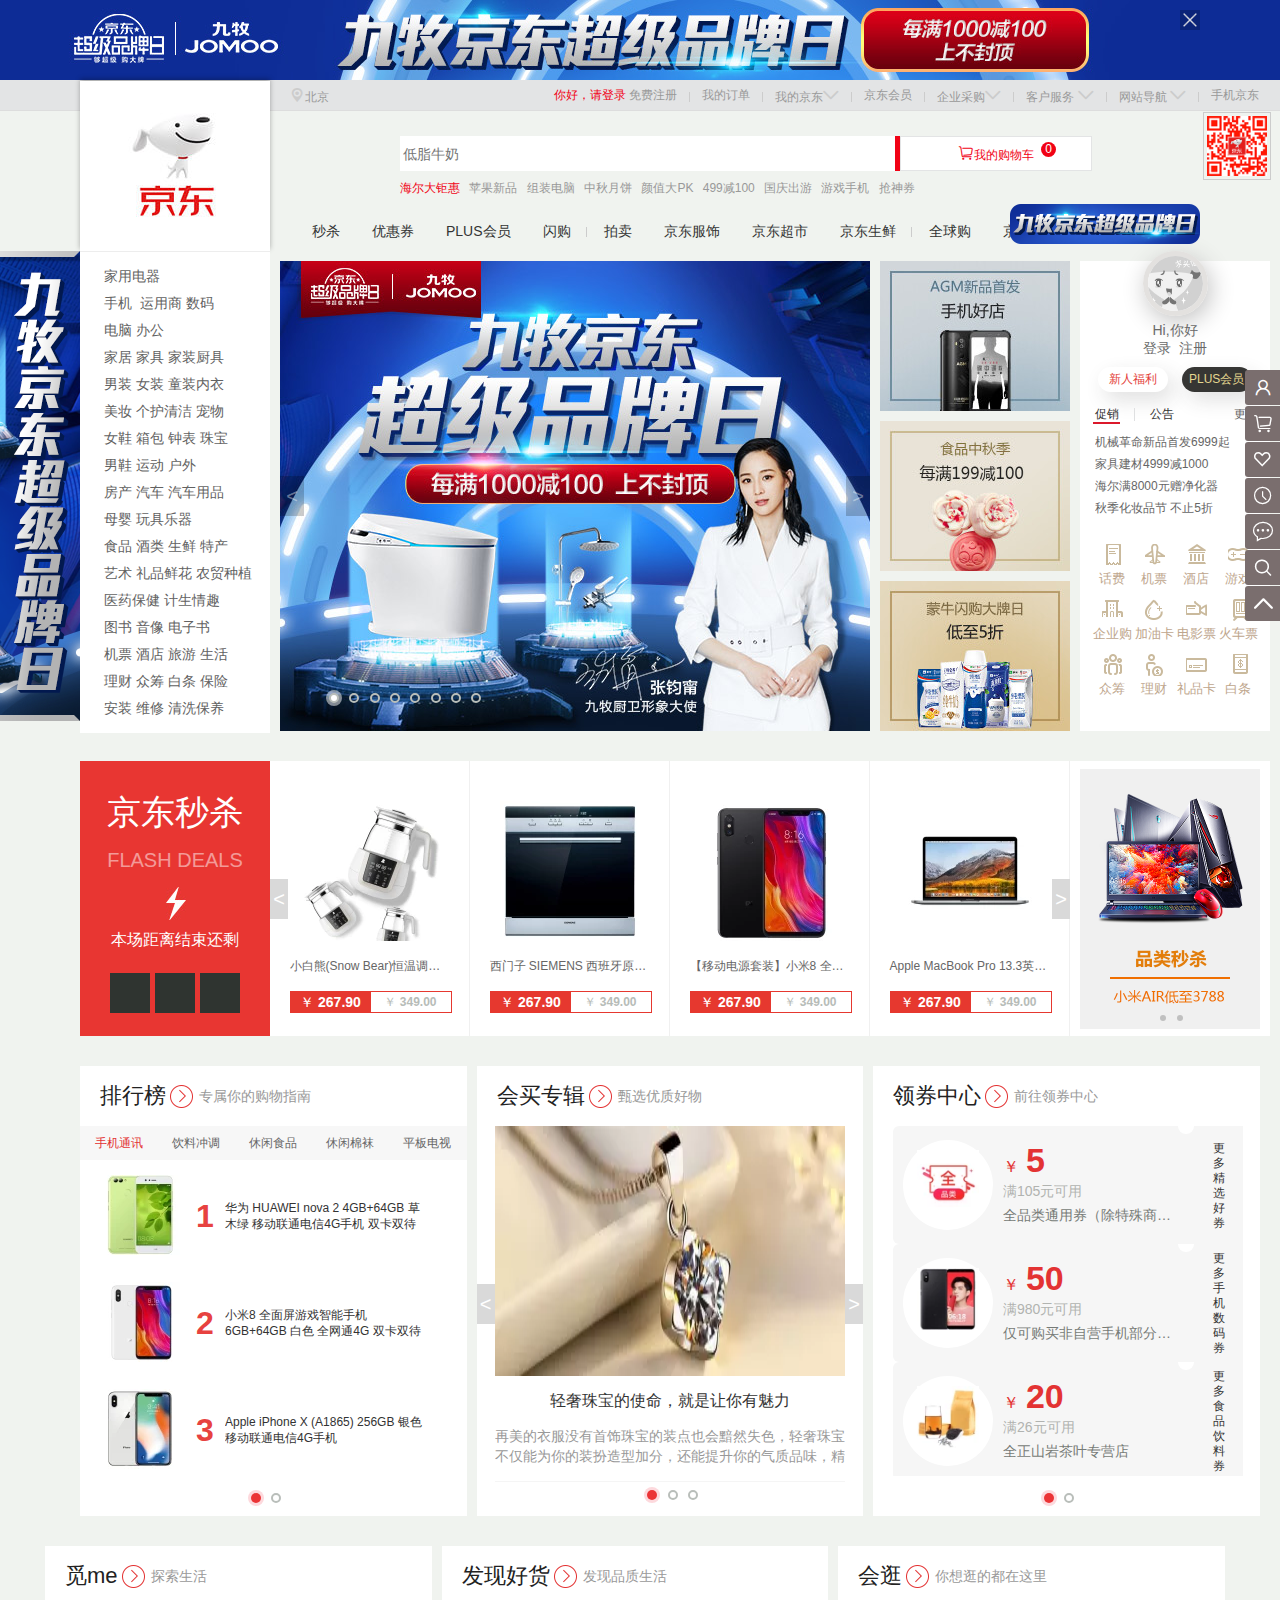
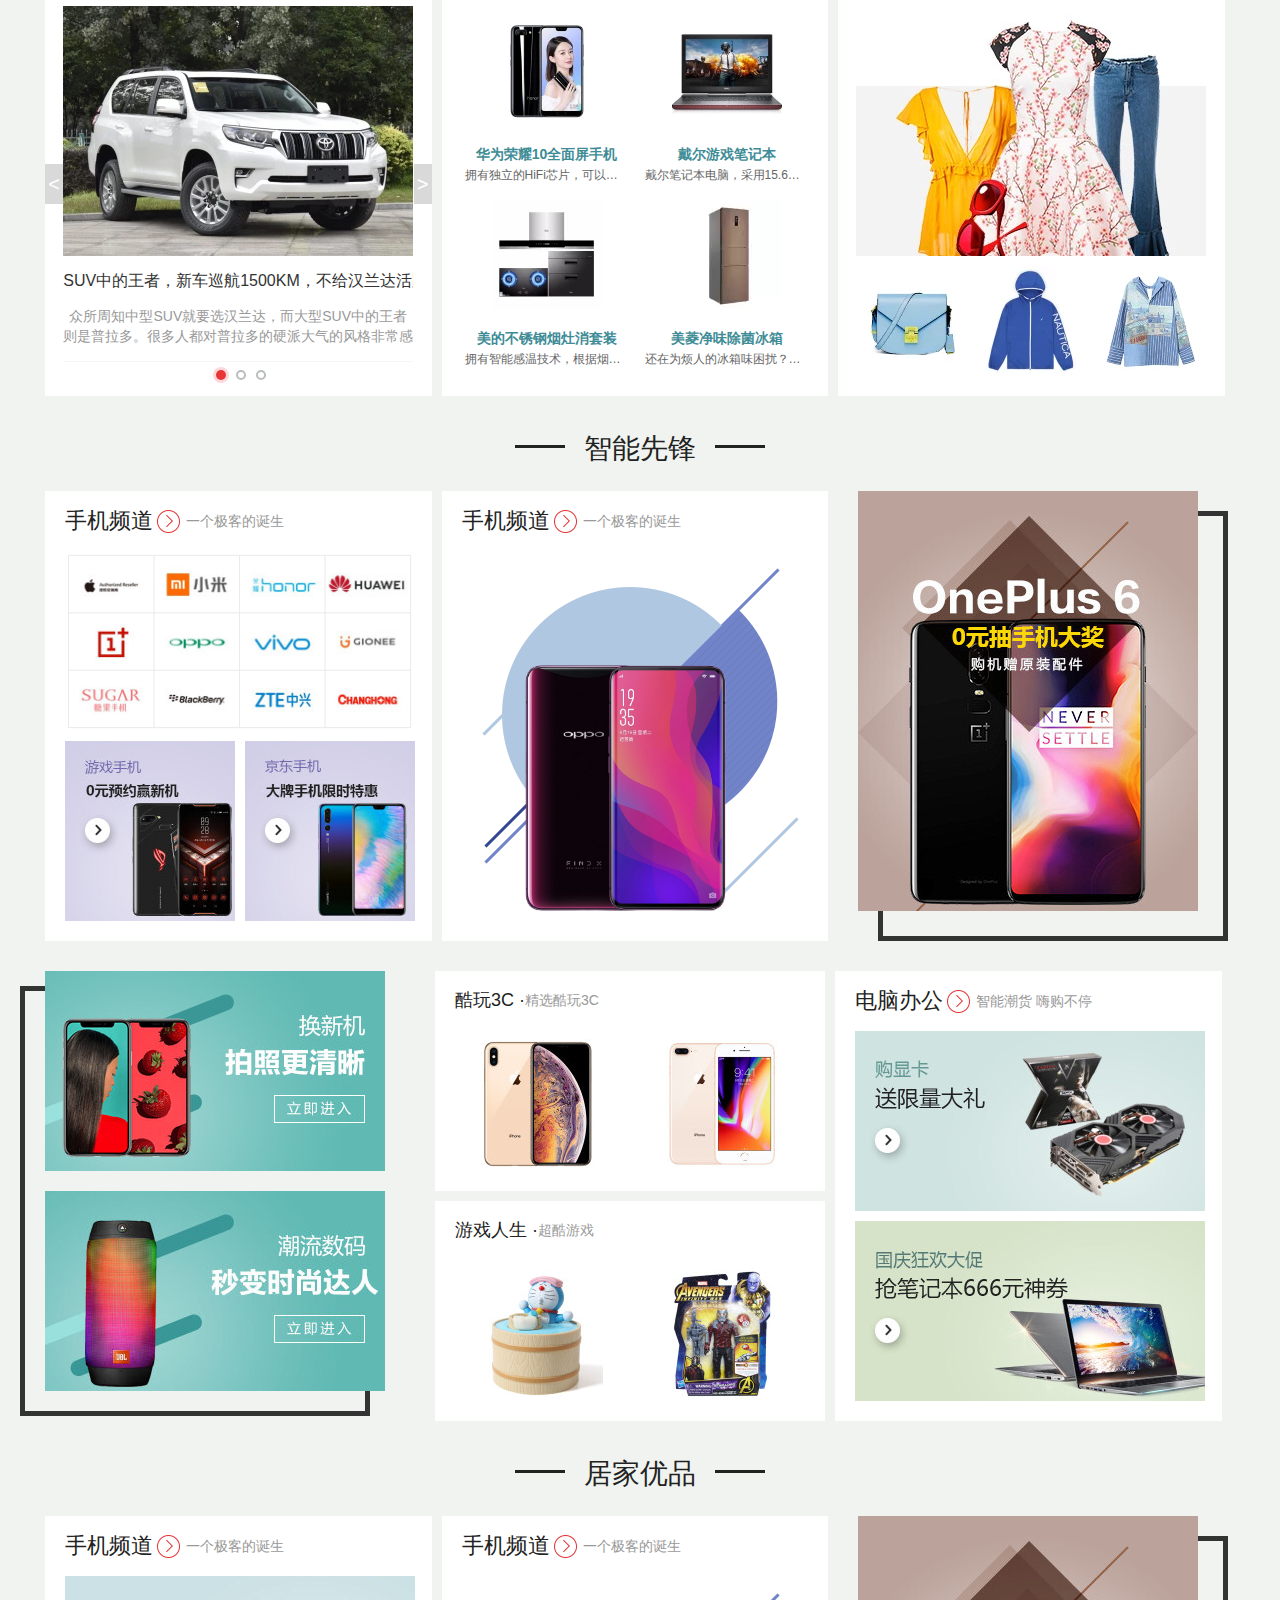
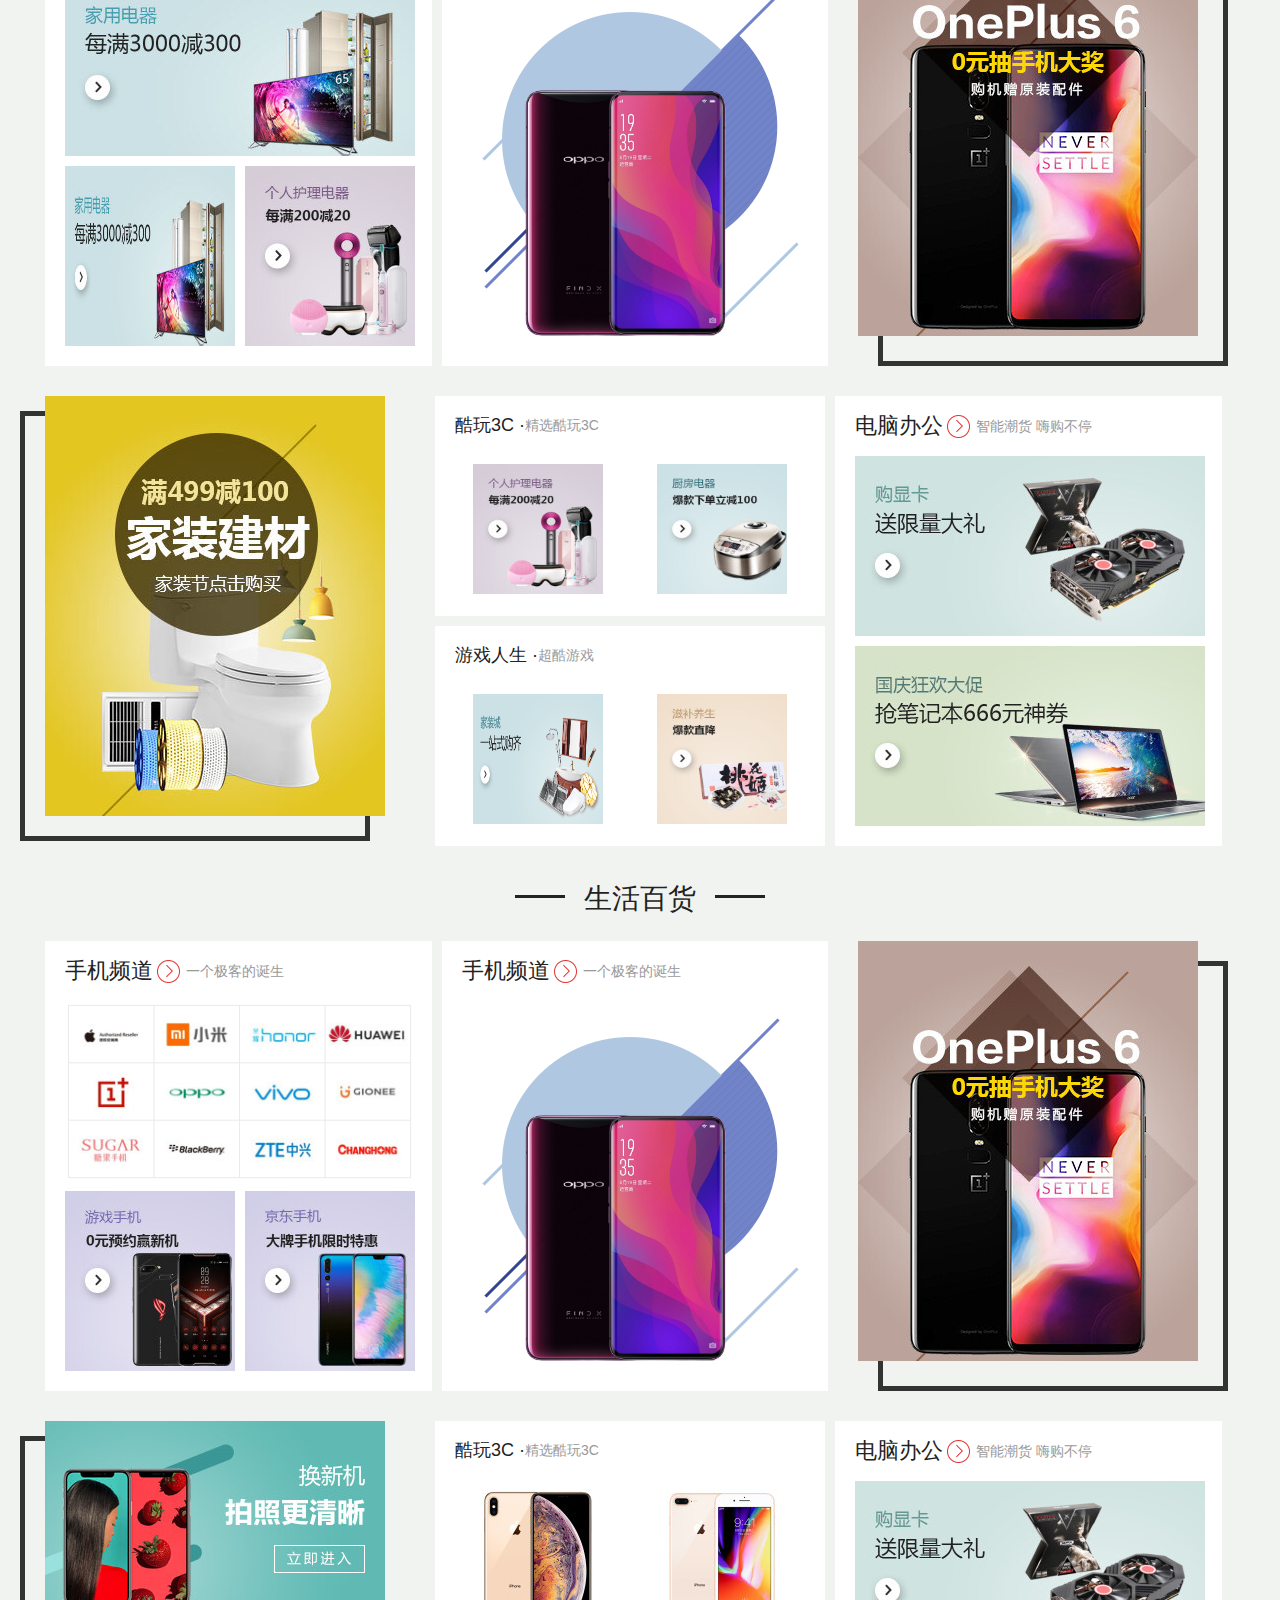
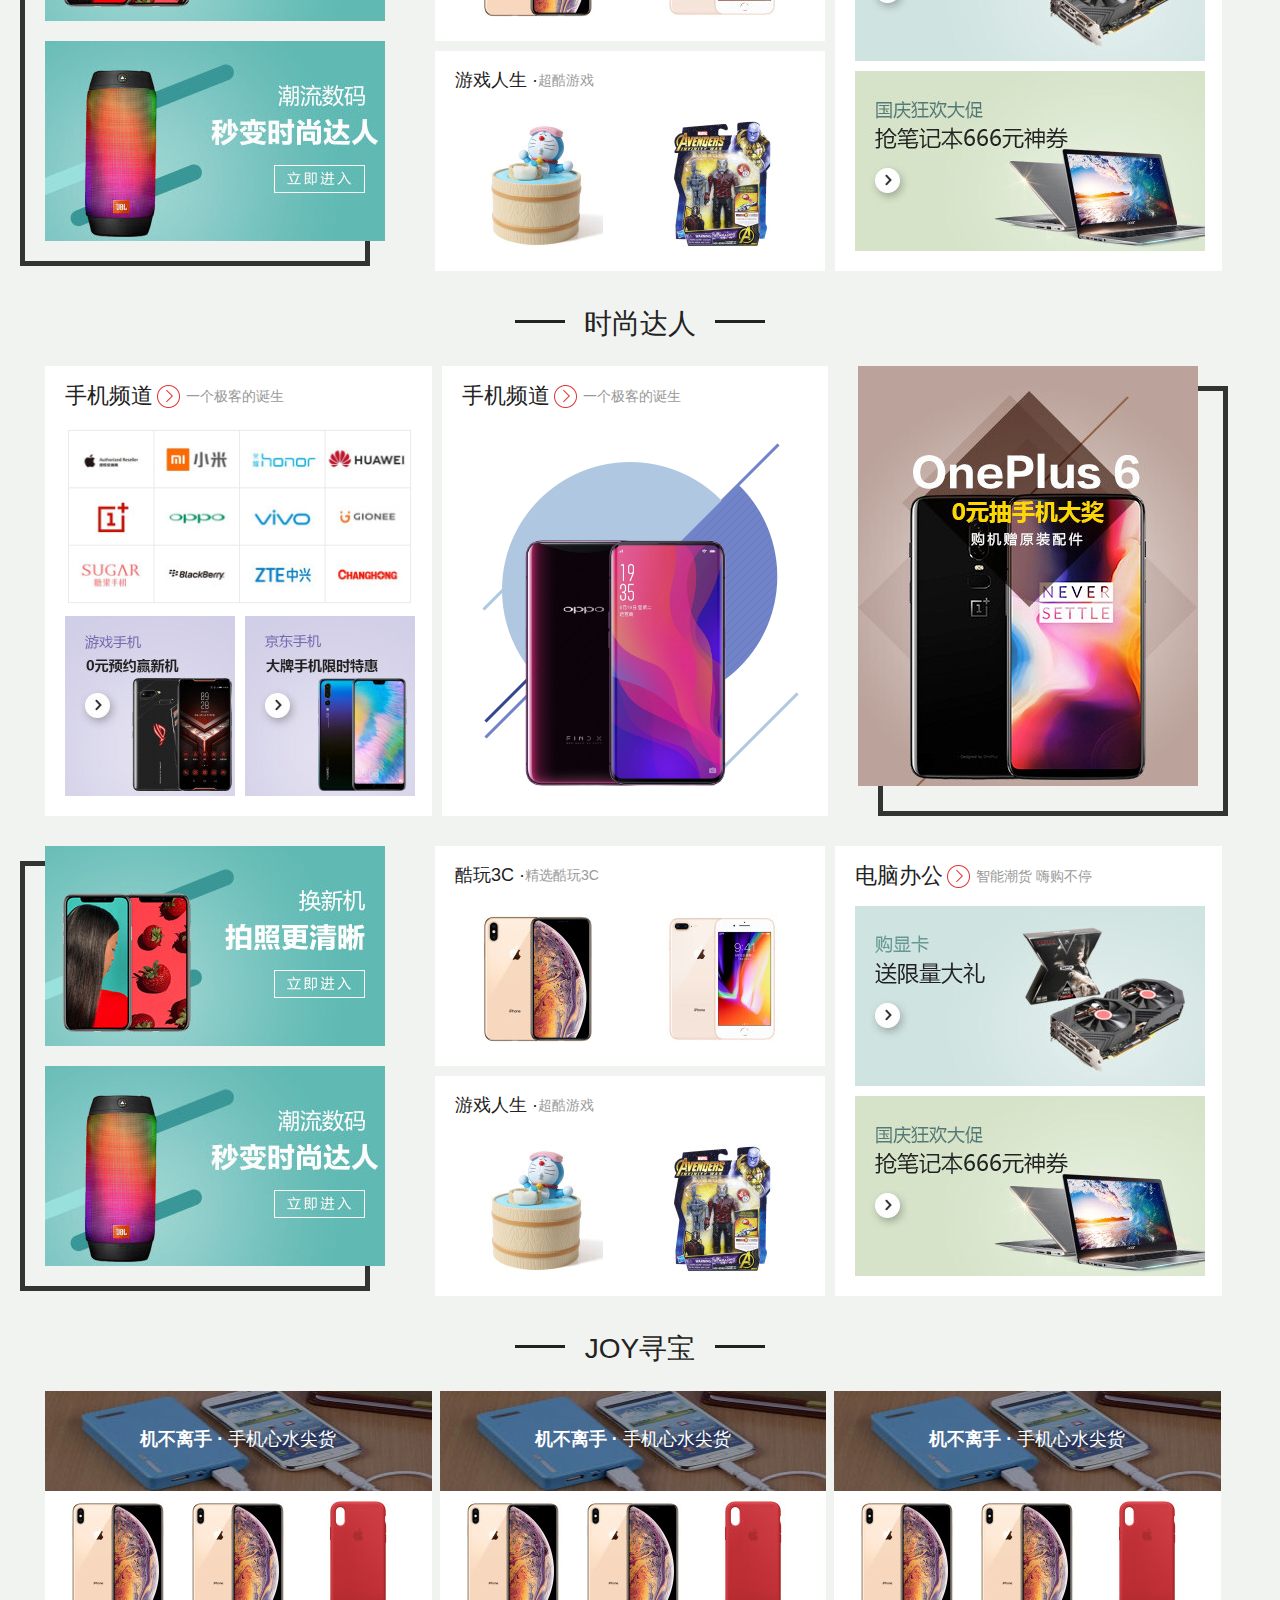
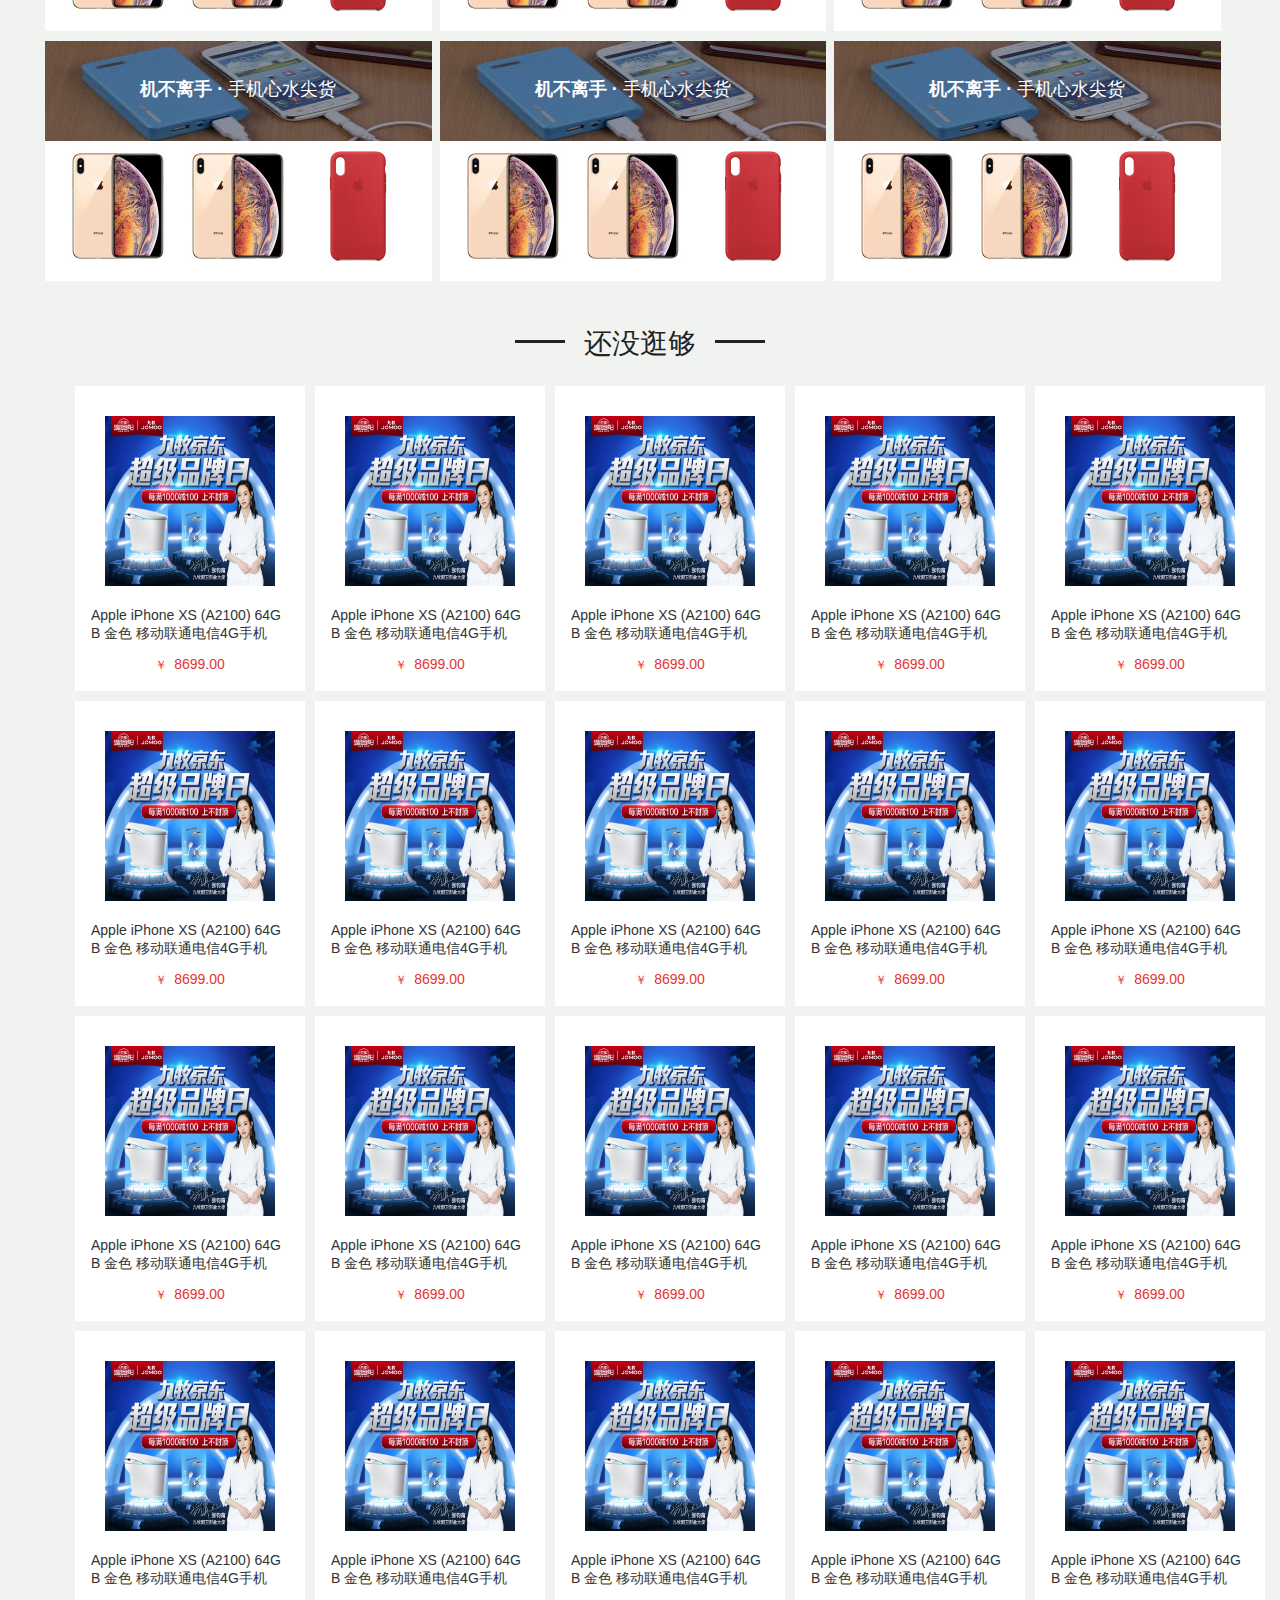
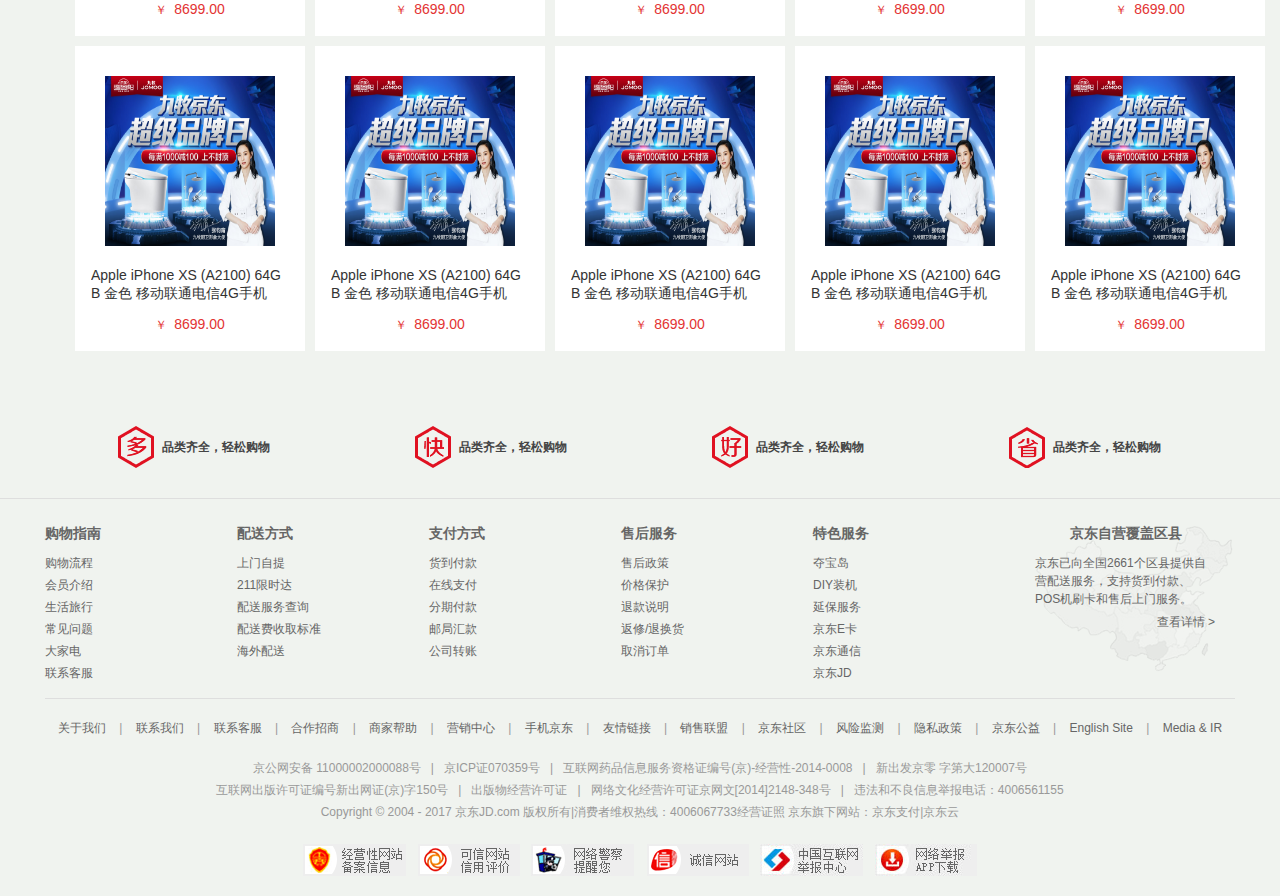
<file: index.html>
<!DOCTYPE html>
<html lang="en">
<head>
	<meta charset="UTF-8">
	<title>京东(JD.COM)-综合网购首选-正品低价、品质保障、配送及时、轻松购物！</title>
	<meta name="description" content="京东JD.COM-专业的综合网上购物商城,销售家电、数码通讯、电脑、家居百货、服装服饰、母婴、图书、食品等数万个品牌优质商品.便捷、诚信的服务，为您提供愉悦的网上购物体验!" />
	<meta name="Keywords" content="网上购物,网上商城,手机,笔记本,电脑,MP3,CD,VCD,DV,相机,数码,配件,手表,存储卡,京东" />
	<link rel="shortcut icon" href="favicon.ico"  type="image/x-icon"/>
	<link rel="stylesheet" href="css/index.css" />
	<link rel="stylesheet" href="css/reset.css">
	<link rel="stylesheet" href="css/iconfont.css">
	<script src="js/jquery-1.8.3.min.js"></script>
	<script src="js/index.js"></script>
	<script src="js/ajax3.0.js"></script>
</head>
<body>
<!--头部广告-->
	<header>
		<i><img src="images/xx.png" alt="" id="closehd"></i>
	</header>
<!--快速导航栏-->
<div class="speednav">
	<div class="sp">
		<ul class="fl city">
			<li><i class=" iconfont icon-lianxiwomendibiao"></i><a href="javascript:;">北京</a></li>
			<div class="city2"></div>
		</ul>
		<ul class="fr">
			<li>
				<a href="login.html" >你好，请登录</a>
				<a href="register.html" class="fr1">免费注册</a>
			</li>
			<li class="space"></li>
			<li>
				<a href="javascript:;">我的订单</a>
			</li>
			<li class="space"></li>
			<li  class="myjd">
				<a href="javascript:;">我的京东</a><i class="iconfont icon-ico_open"></i><div class="myjd2"></div>
			</li>
			<li class="space"></li>
			<li>
				<a href="javascript:;">京东会员</a>
			</li>

			<li class="space"></li>
			<li class="caigou">
				<a href="javascript:;">企业采购</a><i class="iconfont icon-ico_open"></i><div class="caigou2"></div>
			</li>
			<li class="space"></li>
			<li class="kehu">
				<a href="javascript:;">客户服务</a>
				<i class="iconfont icon-ico_open"></i><div class="kehu2"></div>
			</li>
			<li class="space"></li>
			<li class="wzdaohan">
				<a href="javascript:;">网站导航</a>
				<i class="iconfont icon-ico_open"></i><div class="wzdaohan2"></div>
			</li>
			<li class="space"></li>
			<li>
				<a href="javascript:;" class="phone">手机京东
					<img src="images/ierweima.png" height="60" width="60" alt="">
				</a>
			</li>
		</ul>
	</div>
</div>
<!--中间部分-->
<!--下拉搜索框-->
<div id="search-mm" class="search-css">
<div class="search-m">
	<div class="search-logo">
		<a href="javascript:;"><img src="images/logo.png" alt=""></a>
	</div>
	<div class="search-form">
		<div class="search-bg">智能电视 50寸</div>
		<input type="text">
		<span class="iconfont icon-zhaoxiangji"></span>
		<button><i class="iconfont icon-fangdajing"></i></button>
	</div>
</div>
</div>
<!--logo-->
<div class="wrapper">
	<div class="middle">
		<div class="logo">
			<h1>
				<a href="javascript:;"></a>
			</h1>
		</div>
<!--搜索框-->
		<div class="search">
			<input type="text" placeholder="低脂牛奶">
			<button><i class="iconfont icon-fangdajing"></i></button>
		</div>
		<div class="keywords">
			<a href="javascript:;" class="red">海尔大钜惠</a>
			<a href="javascript:;">苹果新品</a>
			<a href="javascript:;">组装电脑</a>
			<a href="javascript:;">中秋月饼</a>
			<a href="javascript:;">颜值大PK</a>
			<a href="javascript:;">499减100</a>
			<a href="javascript:;">国庆出游</a>
			<a href="javascript:;">游戏手机</a>
			<a href="javascript:;">抢神券</a>
		</div>
<!--购物车-->
		<div class="shoppingcar"><i class="iconfont icon-gouwuche"></i><a href="javascript:;" >我的购物车</a> <span>0</span>
		</div>
		<!--中间导航部分-->
		<div class="nav-middle">
			<li><a href="javascript:;">秒杀</a></li>
			<li><a href="javascript:;">优惠券</a></li>
			<li><a href="javascript:;">PLUS会员</a></li>
			<li><a href="javascript:;">闪购</a></li><li class="space"></li>
			<li><a href="javascript:;">拍卖</a></li>
			<li><a href="javascript:;">京东服饰</a></li>
			<li><a href="javascript:;">京东超市</a></li>
			<li><a href="javascript:;">京东生鲜</a></li><li class="space"></li>
			<li><a href="javascript:;">全球购</a></li>
			<li><a href="javascript:;">京东金融</a></li>
			</ul>
		</div>
		<!-- 品牌日 -->
		<div class="pingp">
			<a href="javascript:;"><img src="images/pinpair.png"></a>
		</div>
	</div>
<!--版心部分-->
	<div class="contain">
		<!--版心左部分-->
		<div class="cleft">
			<div class="cleft-img">
				<img src="images/cleft1.png">
				<div class="cleft-img2"></div>
			</div>
			<!--二级目录-->
			<ul id="two">
				<li class="dianji" ><a href="details.html">家用电器</a>
					<div class="dianqi2 zoom1">
							<ul class="dqmenutit">
								<li>家电馆&nbsp;&nbsp;
&gt;</li>
								<li>乡镇专卖店&nbsp;&nbsp;  &gt;</li>
								<li>家电服务&nbsp;&nbsp;
&gt;</li>
								<li>家电企业购&nbsp;&nbsp;  &gt;</li>
								<li>商用电器&nbsp;&nbsp;
&gt;</li>
<!--
                                 吸尘器/除螨仪空气净化器扫地机器人蒸汽拖把/拖地机干衣机电话机饮水机净水器除湿机挂烫机/熨斗加湿器电风扇冷风扇毛球修剪器生活电器配件
                                    
                                    剃须刀电动牙刷电吹风按摩器健康秤卷/直发器剃/脱毛器理发器足浴盆足疗机美容器洁面仪按摩椅
                                    
                                    家庭影院KTV音响迷你音响DVD功放回音壁影音配件
                   <dd></dd>
										<dd></dd>                 -->
									<!--
									<dt>生活电器&nbsp;&nbsp;&gt;</dt>
									<dt>个护健康&nbsp;&nbsp;&gt;</dt>
									<dt>家庭影音&nbsp;&nbsp;&gt;</dt>
									<dt>进口电器&nbsp;&nbsp;&gt;</dt>-->
								<dl>
									<dt>电视&nbsp;&nbsp;&gt;</dt>
									<dd><a href="javascript:;">曲面电视</a></dd>
									<dd><a href="javascript:;">超薄电视</a></dd>
									<dd><a href="javascript:;">OLED电视</a></dd>
									<dd><a href="javascript:;">4K超清电视</a></dd>
									<dd><a href="javascript:;">55英寸</a></dd>
									<dd><a href="javascript:;">65英寸</a></dd>
									<dd><a href="javascript:;">电视配件</a></dd>
									</dl>
								<dl>
								<dt>空调&nbsp;&nbsp;&gt;</dt>
								<dd><a href="javascript:;">壁挂式空调</a></dd>
								<dd><a href="javascript:;">柜式空调</a></dd>
								<dd><a href="javascript:;">中央空调</a></dd>
								<dd><a href="javascript:;">一级能效空调</a></dd>
								<dd><a href="javascript:;">变频空调</a></dd>
								<dd><a href="javascript:;">1.5匹空调</a></dd>
								<dd><a href="javascript:;">单冷空调</a></dd>
								<dd><a href="javascript:;">以旧换新</a></dd>
							</dl>
								<dl>
									<dt>洗衣机&nbsp;&nbsp;&gt;</dt>
									<dd><a href="javascript:;">滚筒洗衣机</a></dd>
									<dd><a href="javascript:;">洗烘一体机</a></dd>
									<dd><a href="javascript:;">波轮洗衣机</a></dd>
									<dd><a href="javascript:;">迷你洗衣机</a></dd>
									<dd><a href="javascript:;">烘干机</a></dd>
									<dd><a href="javascript:;">洗衣机配件</a></dd>
								</dl>
								<dl>
									<dt>冰箱&nbsp;&nbsp;&gt;</dt>
									<dd><a href="javascript:;">多门</a></dd>
									<dd><a href="javascript:;">对开门</a></dd>
									<dd><a href="javascript:;">三门</a></dd>
									<dd><a href="javascript:;">双门</a></dd>
									<dd><a href="javascript:;">冷柜/冰吧</a></dd>
									<dd><a href="javascript:;">酒柜</a></dd>
									<dd><a href="javascript:;">冰箱配件</a></dd>
								</dl>
								<dl>
									<dt>厨卫大电&nbsp;&nbsp;&gt;</dt>
									<dd><a href="javascript:;">油烟机</a></dd>
									<dd><a href="javascript:;">燃气灶</a></dd>
									<dd><a href="javascript:;">烟灶套装</a></dd>
									<dd><a href="javascript:;">集成灶</a></dd>
									<dd><a href="javascript:;">消毒柜</a></dd>
									<dd><a href="javascript:;">洗碗机</a></dd>
									<dd><a href="javascript:;">电热水器</a></dd>
									<dd><a href="javascript:;">燃气热水器</a></dd>
									<dd><a href="javascript:;">嵌入式厨电</a></dd>
								</dl>
								<dl>
									<dt>厨房小电&nbsp;&nbsp;&gt;</dt>
									<dd><a href="javascript:;">破壁机</a></dd>
									<dd><a href="javascript:;">电烤箱</a></dd>
									<dd><a href="javascript:;">电饭煲</a></dd>
									<dd><a href="javascript:;">电压力锅</a></dd>
									<dd><a href="javascript:;">咖啡机</a></dd>
									<dd><a href="javascript:;">豆浆机</a></dd>
									<dd><a href="javascript:;">料理机</a></dd>
									<dd><a href="javascript:;">电炖锅</a></dd>
									<dd><a href="javascript:;">电饼铛</a></dd>
									<dd><a href="javascript:;">多用途锅</a></dd>
									<dd><a href="javascript:;">电水壶/热水瓶</a></dd>
									<dd><a href="javascript:;">微波炉</a></dd>
									<dd><a href="javascript:;">榨汁机</a></dd>
								</dl>
							</ul>

					</div>
				</li>
				<li class="dianji"><a href="javascript:;" >手机</a>/
					<a href="javascript:;">运用商</a>/<a href="javascript:;">数码</a><div class="dianqi2 zoom2">
						<ul class="dqmenutit">
							<li>玩3C&nbsp;&nbsp;
								&gt;</li>
							<li>手机频道手机频道&nbsp;&nbsp;  &gt;</li>
							<li>网上营业厅&nbsp;&nbsp;
								&gt;</li>
							<li>配件&nbsp;&nbsp;  &gt;</li>
							<li>选购中心&nbsp;&nbsp;
								&gt;</li>
							<!--
                                                             吸尘器/除螨仪空气净化器扫地机器人蒸汽拖把/拖地机干衣机电话机饮水机净水器除湿机挂烫机/熨斗加湿器电风扇冷风扇毛球修剪器生活电器配件
                                                                
                                                                剃须刀电动牙刷电吹风按摩器健康秤卷/直发器剃/脱毛器理发器足浴盆足疗机美容器洁面仪按摩椅
                                                                
                                                                家庭影院KTV音响迷你音响DVD功放回音壁影音配件
                                               <dd></dd>
                                                                    <dd></dd>                 -->
							<!--
                            <dt>生活电器&nbsp;&nbsp;&gt;</dt>
                            <dt>个护健康&nbsp;&nbsp;&gt;</dt>
                            <dt>家庭影音&nbsp;&nbsp;&gt;</dt>
                            <dt>进口电器&nbsp;&nbsp;&gt;</dt>-->
							<dl>
								<dt>电视&nbsp;&nbsp;&gt;</dt>
								<dd><a href="javascript:;">曲面电视</a></dd>
								<dd><a href="javascript:;">超薄电视</a></dd>
								<dd><a href="javascript:;">OLED电视</a></dd>
								<dd><a href="javascript:;">4K超清电视</a></dd>
								<dd><a href="javascript:;">55英寸</a></dd>
								<dd><a href="javascript:;">65英寸</a></dd>
								<dd><a href="javascript:;">电视配件</a></dd>
							</dl>
							<dl>
								<dt>空调&nbsp;&nbsp;&gt;</dt>
								<dd><a href="javascript:;">壁挂式空调</a></dd>
								<dd><a href="javascript:;">柜式空调</a></dd>
								<dd><a href="javascript:;">中央空调</a></dd>
								<dd><a href="javascript:;">一级能效空调</a></dd>
								<dd><a href="javascript:;">变频空调</a></dd>
								<dd><a href="javascript:;">1.5匹空调</a></dd>
								<dd><a href="javascript:;">单冷空调</a></dd>
								<dd><a href="javascript:;">以旧换新</a></dd>
							</dl>
							<dl>
								<dt>洗衣机&nbsp;&nbsp;&gt;</dt>
								<dd><a href="javascript:;">滚筒洗衣机</a></dd>
								<dd><a href="javascript:;">洗烘一体机</a></dd>
								<dd><a href="javascript:;">波轮洗衣机</a></dd>
								<dd><a href="javascript:;">迷你洗衣机</a></dd>
								<dd><a href="javascript:;">烘干机</a></dd>
								<dd><a href="javascript:;">洗衣机配件</a></dd>
							</dl>
							<dl>
								<dt>冰箱&nbsp;&nbsp;&gt;</dt>
								<dd><a href="javascript:;">多门</a></dd>
								<dd><a href="javascript:;">对开门</a></dd>
								<dd><a href="javascript:;">三门</a></dd>
								<dd><a href="javascript:;">双门</a></dd>
								<dd><a href="javascript:;">冷柜/冰吧</a></dd>
								<dd><a href="javascript:;">酒柜</a></dd>
								<dd><a href="javascript:;">冰箱配件</a></dd>
							</dl>
							<dl>
								<dt>厨卫大电&nbsp;&nbsp;&gt;</dt>
								<dd><a href="javascript:;">油烟机</a></dd>
								<dd><a href="javascript:;">燃气灶</a></dd>
								<dd><a href="javascript:;">烟灶套装</a></dd>
								<dd><a href="javascript:;">集成灶</a></dd>
								<dd><a href="javascript:;">消毒柜</a></dd>
								<dd><a href="javascript:;">洗碗机</a></dd>
								<dd><a href="javascript:;">电热水器</a></dd>
								<dd><a href="javascript:;">燃气热水器</a></dd>
								<dd><a href="javascript:;">嵌入式厨电</a></dd>
							</dl>
							<dl>
								<dt>厨房小电&nbsp;&nbsp;&gt;</dt>
								<dd><a href="javascript:;">破壁机</a></dd>
								<dd><a href="javascript:;">电烤箱</a></dd>
								<dd><a href="javascript:;">电饭煲</a></dd>
								<dd><a href="javascript:;">电压力锅</a></dd>
								<dd><a href="javascript:;">咖啡机</a></dd>
								<dd><a href="javascript:;">豆浆机</a></dd>
								<dd><a href="javascript:;">料理机</a></dd>
								<dd><a href="javascript:;">电炖锅</a></dd>
								<dd><a href="javascript:;">电饼铛</a></dd>
								<dd><a href="javascript:;">多用途锅</a></dd>
								<dd><a href="javascript:;">电水壶/热水瓶</a></dd>
								<dd><a href="javascript:;">微波炉</a></dd>
								<dd><a href="javascript:;">榨汁机</a></dd>
							</dl>
						</ul>

					</div></li>
				<li><a href="javascript:;">电脑</a>/<a href="javascript:;">办公</a><div class="dianqi2"><a href="javascript:;">内容3</a></div></li>
				<li><a href="javascript:;">家居</a>/<a href="javascript:;">家具</a>/<a href="javascript:;">家装</a><a href="javascript:;">厨具</a><div class="dianqi2"><a href="javascript:;">内容4</a></div></li>
				<li><a href="javascript:;">男装</a>/<a href="javascript:;">女装</a>/<a href="javascript:;">童装</a><a href="javascript:;">内衣</a><div class="dianqi2"><a href="javascript:;">内容5</a></div></li>
				<li><a href="javascript:;">美妆</a>/<a href="javascript:;">个护清洁</a>/<a href="javascript:;">宠物</a><div class="dianqi2"><a href="javascript:;">内容6</a></div></li>
				<li><a href="javascript:;">女鞋</a>/<a href="javascript:;">箱包</a>/<a href="javascript:;">钟表</a>/<a href="javascript:;">珠宝</a><div class="dianqi2"><a href="javascript:;">内容7</a></div></li>
				<li><a href="javascript:;">男鞋</a>/<a href="javascript:;">运动</a>/<a href="javascript:;">户外</a><div class="dianqi2"><a href="javascript:;">内容8</a></div></li>
				<li><a href="javascript:;">房产</a>/<a href="javascript:;">汽车</a>/<a href="javascript:;">汽车用品</a><div class="dianqi2"><a href="javascript:;">内容9</a></div></li>
				<li><a href="javascript:;">母婴</a>/<a href="javascript:;">玩具乐器</a><div class="dianqi2"><a href="javascript:;">内容10</a></div></li>
				<li><a href="javascript:;">食品</a>/<a href="javascript:;">酒类</a>/<a href="javascript:;">生鲜</a>/<a href="javascript:;">特产</a><div class="dianqi2"><a href="javascript:;">内容1</a>1</div></li>
				<li><a href="javascript:;">艺术</a>/<a href="javascript:;">礼品鲜花</a>/<a href="javascript:;">农贸种植</a><div class="dianqi2"><a href="javascript:;">内容12</a></div></li>
				<li><a href="javascript:;">医药保健</a>/<a href="javascript:;">计生情趣</a><div class="dianqi2"><a href="javascript:;">内容13</a></div></li>
				<li><a href="javascript:;">图书</a>/<a href="javascript:;">音像</a>/<a href="javascript:;">电子书</a>/<div class="dianqi2"><a href="javascript:;">内容14</a></div>/li>
				<li><a href="javascript:;">机票</a>/<a href="javascript:;">酒店</a>/<a href="javascript:;">旅游</a>/<a href="javascript:;">生活</a><div class="dianqi2"><a href="javascript:;">内容15</a></div></li>
				<li><a href="javascript:;">理财</a>/<a href="javascript:;">众筹</a>/<a href="javascript:;">白条</a>/<a href="javascript:;">保险</a><div class="dianqi2"><a href="javascript:;">内容16</a></div></li>
				<li><a href="javascript:;">安装</a>/<a href="javascript:;">维修</a>/<a href="list.html">清洗保养</a><div class="dianqi2"><a href="javascript:;">内容17</a><a href="javascript:;"></a></div></li>
			</ul>
		</div>
<!--轮播图banner-->
		<div class="lbt">
			<div id="box">
				<ul class="img">
					<li class="show"><img src="images/1.jpg" alt=""></li>
					<li><img src="images/2.jpg" alt=""></li>
					<li><img src="images/3.jpg" alt=""></li>
					<li><img src="images/4.jpg" alt=""></li>
					<li><img src="images/5.jpg" alt=""></li>
					<li><img src="images/6.jpg" alt=""></li>
					<li><img src="images/7.jpg" alt=""></li>
					<li><img src="images/8.jpg" alt=""></li>
				</ul>
				<div id="slider-yuandian2">
					<i class="slider-active2"></i>
					<i></i>
					<i></i>
					<i></i>
					<i></i>
					<i></i>
					<i></i>
					<i></i>
				</div>
				<div id="ltr">
					<div class="left"><</div>
					<div class="right">></div>
				</div>
			</div>
		</div>
<!--版心中部分-->
		<div class="cmiddele">
			<div class="cm-top"><img src="images/cright1.jpg" alt=""></div>
			<div class="cm-top"><img src="images/cright2.jpg" alt=""></div>
<div class="cm-top"><img src="images/cright3.jpg" alt=""></div>
		</div>
<!--版心右部分-->
		<div class="cright">

			<a href="" class="user-login"><img src="images/index-login.jpg" alt=""></a>
			<!--版心右部分头部-->
			<div class="cright-top">
				<p>Hi,你好</p>
				<p><a href="login.html">登录</a>&nbsp;&nbsp;<a href="register.html" >注册</a></p>
				<div class="user-btn">
					<a href="" class="ubtn1">新人福利</a>
					<a class="ubtn2">PLUS会员</a>
				</div>
				<!--版心右部分中选项卡-->
				<div class="cright-tab">
					<div class="cright-tabtitle">
						<a href="javascript:;" id="tabt1">促销</a>
						<a href="javascript:;" id="tabt2">公告</a>
						<div class="newtab-active"></div>
						<a href="" class="tabmore">更多</a>
					</div>
					<div class="cright-tabcontent">
						<ul class="cright-tabitem1">
							<li>机械革命新品首发6999起</li>
							<li>家具建材4999减1000</li>
							<li>海尔满8000元赠净化器</li>
							<li>秋季化妆品节 不止5折</li>
							</ul>
						<ul class="cright-tabitem2">
							<li>茂名大件运营中心开仓公告</li>
							<li>京东图书勋章体系改版公告</li>
							<li>京东PLUS会员权益更新及会费调整</li>
							<li>京东启用全新客服电话 “9506</li>
						</ul>
					</div>
				</div>
<!--版心右部分服务-->
				<div class="cr-servicetab">
					<div class="service-entry">
						<ul class="service-list">
							<li class="service-item"><a href="javascript:;"><i class="sitem1"></i><span id="huafei">话费</span></a></li>
							<li class="service-item"><a href="javascript:;"><i class="sitem2"></i><span>机票</span></a></li>
							<li class="service-item"><a href="javascript:;"><i class="sitem3"></i><span>酒店</span></a></li>
							<li class="service-item"><a href="javascript:;"><i class="sitem4"></i><span>游戏</span></a></li>
							<li class="service-item"><a href="javascript:;"><i class="sitem5"></i><span>企业购</span></a></li>
							<li class="service-item"><a href="javascript:;"><i class="sitem6"></i><span>加油卡</span></a></li>
							<li class="service-item"><a href="javascript:;"><i class="sitem7"></i><span>电影票</span></a></li>
							<li class="service-item"><a href="javascript:;"><i class="sitem8"></i><span>火车票</span></a></li>
							<li class="service-item"><a href="javascript:;"><i class="sitem9"></i><span>众筹</span></a></li>
							<li class="service-item"><a href="javascript:;"><i class="sitem10"></i><span>理财</span></a></li>
							<li class="service-item"><a href="javascript:;"><i class="sitem11"></i><span>礼品卡</span></a></li>
							<li class="service-item"><a href="javascript:;"><i class="sitem12"></i><span>白条</span></a></li>
						</ul>
					</div>

					<div class="service-entry2">
						<i id="entry2-close"></i>
						<ul class="entry2-title">

							<li><a href="javascript:;" class="entry2-select">话费充值</a></li>
							<li><a href="javascript:;">流量充值</a></li>
							<li><a href="javascript:;">套餐变更</a></li>
						</ul>
						<div class="entry2-content">
							<dl class="form-top">
								<dt>号码</dt>
								<dd><input type="text" class="input-phone" value="移动/ 联通/ 电信"></dd>
							</dl>
							<dl class="form-bottom">
								<dt>面值</dt>
								<dd><select class="entry2-select">
									<option value="10">10元</option>
									<option value="20">20元</option>
									<option value="50">50元</option>
									<option value="100" selected="selected">100元</option>
									<option value="200">200元</option>
								</select></dd>
								<dd></dd>
							</dl>
							<div class="price-box">
								<span>￥98.0-￥100.0</span>
							</div>
							<div class="entry2-btn">
								<input type="text" value="快速充值" class="btn-submit">
							</div>
							<p> 抢90减50元话费券</p>
						</div>
					</div>
				</div>
			</div>
		</div>

	</div>
	<!--秒杀-->
	<div class="miaosha">
		<!--秒杀左部分-->
		<div class="ms-left">
			<div class="msl-tit">京东秒杀</div>
			<div class="msl-subtit">FLASH DEALS</div>
			<i></i>
			<div class="msl-hs">本场距离结束还剩</div>
			<div class="msl-djs">
				<div class="djs-item djshour">
					<span class="djs-txt "><s></s></span>
				</div>
				<div class="djs-item djsminute"><span class="djs-txt "><s></s></span></div>
				<div class="djs-item djssecond"><span class="djs-txt "><s></s></span></div>
			</div>
		</div>
		<!--秒杀右部分-->
		<div class="ms-right">
			<div class="msr-qietu">
				<div class="msr-list">
					<div class="wrapper-list">
						<button class="control-prev">&lt</button>
						<div class="list-wrapper">


						<div class="msrlist-item">
							<div  class="msrlist-itemx">
								<img src="images/xbxtiaoshuiqi.webp" alt="">
								<p>小白熊(Snow Bear)恒温调奶器 多功能恒温婴儿冲泡奶粉热水壶 温奶暖奶器玻璃水壶1.2L HL-0857</p>
								<div class="mslist-btn">
								<span>
									<i>￥</i>
									<b>267.90</b>
								</span>
								<span class="spandel">
									<i>￥</i>
									<b>349.00</b>
								</span>
								</div>
							</div>
						</div>
						<div class="msrlist-item">
							<div  class="msrlist-itemx">
								<img src="images/xiwanji.webp" alt="">
								<p>西门子 SIEMENS 西班牙原装进口 变频5D喷淋 双重烘干嵌入式除菌家用洗碗机SC73M612TI（不锈钢色）</p>
								<div class="mslist-btn">
								<span>
									<i>￥</i>
									<b>267.90</b>
								</span>
								<span class="spandel">
									<i>￥</i>
									<b>349.00</b>
								</span>
								</div>
							</div>
						</div>
						<div class="msrlist-item">
							<div  class="msrlist-itemx">
								<img src="images/mi8.webp" alt="">
								<p>【移动电源套装】小米8 全面屏游戏智能手机 6GB+64GB 黑色 全网通4G 双卡双待</p>
								<div class="mslist-btn">
								<span>
									<i>￥</i>
									<b>267.90</b>
								</span>
								<span class="spandel">
									<i>￥</i>
									<b>349.00</b>
								</span>
								</div>
							</div>
						</div>
						<div class="msrlist-item">
							<div  class="msrlist-itemx">
								<img src="images/applebijib.webp" alt="">
								<p>Apple MacBook Pro 13.3英寸笔记本电脑 深空灰色（2017款Core i5处理器/8GB内存/128GB硬盘 MPXQ2CH/A）</p>
								<div class="mslist-btn">
								<span>
									<i>￥</i>
									<b>267.90</b>
								</span>
								<span class="spandel">
									<i>￥</i>
									<b>349.00</b>
								</span>
								</div>
							</div>
						</div>
						<div class="msrlist-item">
							<div  class="msrlist-itemx">
								<img src="images/luhua.webp" alt="">
								<p>小白熊(Snow Bear)恒温调奶器 多功能恒温婴儿冲泡奶粉热水壶 温奶暖奶器玻璃水壶1.2L HL-0857</p>
								<div class="mslist-btn">
								<span>
									<i>￥</i>
									<b>267.90</b>
								</span>
								<span class="spandel">
									<i>￥</i>
									<b>349.00</b>
								</span>
								</div>
							</div>
						</div>
						<div class="msrlist-item">
							<div  class="msrlist-itemx">
								<img src="images/xiwanji.webp" alt="">
								<p>西门子 SIEMENS 西班牙原装进口 变频5D喷淋 双重烘干嵌入式除菌家用洗碗机SC73M612TI（不锈钢色）</p>
								<div class="mslist-btn">
								<span>
									<i>￥</i>
									<b>267.90</b>
								</span>
								<span class="spandel">
									<i>￥</i>
									<b>349.00</b>
								</span>
								</div>
							</div>
						</div>
						<div class="msrlist-item">
							<div  class="msrlist-itemx">
								<img src="images/mi8.webp" alt="">
								<p>【移动电源套装】小米8 全面屏游戏智能手机 6GB+64GB 黑色 全网通4G 双卡双待</p>
								<div class="mslist-btn">
								<span>
									<i>￥</i>
									<b>267.90</b>
								</span>
								<span class="spandel">
									<i>￥</i>
									<b>349.00</b>
								</span>
								</div>
							</div>
						</div>
						<div class="msrlist-item">
							<div  class="msrlist-itemx">
								<img src="images/applebijib.webp" alt="">
								<p>Apple MacBook Pro 13.3英寸笔记本电脑 深空灰色（2017款Core i5处理器/8GB内存/128GB硬盘 MPXQ2CH/A）</p>
								<div class="mslist-btn">
								<span>
									<i>￥</i>
									<b>267.90</b>
								</span>
								<span class="spandel">
									<i>￥</i>
									<b>349.00</b>
								</span>
								</div>
							</div>
						</div>
						<div class="msrlist-item">
							<div  class="msrlist-itemx">
								<img src="images/xbxtiaoshuiqi.webp" alt="">
								<p>小白熊(Snow Bear)恒温调奶器 多功能恒温婴儿冲泡奶粉热水壶 温奶暖奶器玻璃水壶1.2L HL-0857</p>
								<div class="mslist-btn">
								<span>
									<i>￥</i>
									<b>267.90</b>
								</span>
								<span class="spandel">
									<i>￥</i>
									<b>349.00</b>
								</span>
								</div>
							</div>
						</div>
						<div class="msrlist-item">
							<div  class="msrlist-itemx">
								<img src="images/xiwanji.webp" alt="">
								<p>西门子 SIEMENS 西班牙原装进口 变频5D喷淋 双重烘干嵌入式除菌家用洗碗机SC73M612TI（不锈钢色）</p>
								<div class="mslist-btn">
								<span>
									<i>￥</i>
									<b>267.90</b>
								</span>
								<span class="spandel">
									<i>￥</i>
									<b>349.00</b>
								</span>
								</div>
							</div>
						</div>
						<div class="msrlist-item">
							<div  class="msrlist-itemx">
								<img src="images/mi8.webp" alt="">
								<p>【移动电源套装】小米8 全面屏游戏智能手机 6GB+64GB 黑色 全网通4G 双卡双待</p>
								<div class="mslist-btn">
								<span>
									<i>￥</i>
									<b>267.90</b>
								</span>
								<span class="spandel">
									<i>￥</i>
									<b>349.00</b>
								</span>
								</div>
							</div>
						</div>
						<div class="msrlist-item">
							<div  class="msrlist-itemx">
								<img src="images/applebijib.webp" alt="">
								<p>Apple MacBook Pro 13.3英寸笔记本电脑 深空灰色（2017款Core i5处理器/8GB内存/128GB硬盘 MPXQ2CH/A）</p>
								<div class="mslist-btn">
								<span>
									<i>￥</i>
									<b>267.90</b>
								</span>
								<span class="spandel">
									<i>￥</i>
									<b>349.00</b>
								</span>
								</div>
							</div>
						</div>
							<div class="msrlist-item">
								<div  class="msrlist-itemx">
									<img src="images/xbxtiaoshuiqi.webp" alt="">
									<p>小白熊(Snow Bear)恒温调奶器 多功能恒温婴儿冲泡奶粉热水壶 温奶暖奶器玻璃水壶1.2L HL-0857</p>
									<div class="mslist-btn">
								<span>
									<i>￥</i>
									<b>267.90</b>
								</span>
								<span class="spandel">
									<i>￥</i>
									<b>349.00</b>
								</span>
									</div>
								</div>
							</div>
							<div class="msrlist-item">
								<div  class="msrlist-itemx">
									<img src="images/xiwanji.webp" alt="">
									<p>西门子 SIEMENS 西班牙原装进口 变频5D喷淋 双重烘干嵌入式除菌家用洗碗机SC73M612TI（不锈钢色）</p>
									<div class="mslist-btn">
								<span>
									<i>￥</i>
									<b>267.90</b>
								</span>
								<span class="spandel">
									<i>￥</i>
									<b>349.00</b>
								</span>
									</div>
								</div>
							</div>
							<div class="msrlist-item">
								<div  class="msrlist-itemx">
									<img src="images/mi8.webp" alt="">
									<p>【移动电源套装】小米8 全面屏游戏智能手机 6GB+64GB 黑色 全网通4G 双卡双待</p>
									<div class="mslist-btn">
								<span>
									<i>￥</i>
									<b>267.90</b>
								</span>
								<span class="spandel">
									<i>￥</i>
									<b>349.00</b>
								</span>
									</div>
								</div>
							</div>
							<div class="msrlist-item">
								<div  class="msrlist-itemx">
									<img src="images/applebijib.webp" alt="">
									<p>Apple MacBook Pro 13.3英寸笔记本电脑 深空灰色（2017款Core i5处理器/8GB内存/128GB硬盘 MPXQ2CH/A）</p>
									<div class="mslist-btn">
								<span>
									<i>￥</i>
									<b>267.90</b>
								</span>
								<span class="spandel">
									<i>￥</i>
									<b>349.00</b>
								</span>
									</div>
								</div>
							</div>
							<div class="msrlist-item">
								<div  class="msrlist-itemx">
									<img src="images/luhua.webp" alt="">
									<p>小白熊(Snow Bear)恒温调奶器 多功能恒温婴儿冲泡奶粉热水壶 温奶暖奶器玻璃水壶1.2L HL-0857</p>
									<div class="mslist-btn">
								<span>
									<i>￥</i>
									<b>267.90</b>
								</span>
								<span class="spandel">
									<i>￥</i>
									<b>349.00</b>
								</span>
									</div>
								</div>
							</div>
							<div class="msrlist-item">
								<div  class="msrlist-itemx">
									<img src="images/xiwanji.webp" alt="">
									<p>西门子 SIEMENS 西班牙原装进口 变频5D喷淋 双重烘干嵌入式除菌家用洗碗机SC73M612TI（不锈钢色）</p>
									<div class="mslist-btn">
								<span>
									<i>￥</i>
									<b>267.90</b>
								</span>
								<span class="spandel">
									<i>￥</i>
									<b>349.00</b>
								</span>
									</div>
								</div>
							</div>
							<div class="msrlist-item">
								<div  class="msrlist-itemx">
									<img src="images/mi8.webp" alt="">
									<p>【移动电源套装】小米8 全面屏游戏智能手机 6GB+64GB 黑色 全网通4G 双卡双待</p>
									<div class="mslist-btn">
								<span>
									<i>￥</i>
									<b>267.90</b>
								</span>
								<span class="spandel">
									<i>￥</i>
									<b>349.00</b>
								</span>
									</div>
								</div>
							</div>
							<div class="msrlist-item">
								<div  class="msrlist-itemx">
									<img src="images/applebijib.webp" alt="">
									<p>Apple MacBook Pro 13.3英寸笔记本电脑 深空灰色（2017款Core i5处理器/8GB内存/128GB硬盘 MPXQ2CH/A）</p>
									<div class="mslist-btn">
								<span>
									<i>￥</i>
									<b>267.90</b>
								</span>
								<span class="spandel">
									<i>￥</i>
									<b>349.00</b>
								</span>
									</div>
								</div>
							</div>
							<div class="msrlist-item">
								<div  class="msrlist-itemx">
									<img src="images/xbxtiaoshuiqi.webp" alt="">
									<p>小白熊(Snow Bear)恒温调奶器 多功能恒温婴儿冲泡奶粉热水壶 温奶暖奶器玻璃水壶1.2L HL-0857</p>
									<div class="mslist-btn">
								<span>
									<i>￥</i>
									<b>267.90</b>
								</span>
								<span class="spandel">
									<i>￥</i>
									<b>349.00</b>
								</span>
									</div>
								</div>
							</div>
							<div class="msrlist-item">
								<div  class="msrlist-itemx">
									<img src="images/xiwanji.webp" alt="">
									<p>西门子 SIEMENS 西班牙原装进口 变频5D喷淋 双重烘干嵌入式除菌家用洗碗机SC73M612TI（不锈钢色）</p>
									<div class="mslist-btn">
								<span>
									<i>￥</i>
									<b>267.90</b>
								</span>
								<span class="spandel">
									<i>￥</i>
									<b>349.00</b>
								</span>
									</div>
								</div>
							</div>
							<div class="msrlist-item">
								<div  class="msrlist-itemx">
									<img src="images/mi8.webp" alt="">
									<p>【移动电源套装】小米8 全面屏游戏智能手机 6GB+64GB 黑色 全网通4G 双卡双待</p>
									<div class="mslist-btn">
								<span>
									<i>￥</i>
									<b>267.90</b>
								</span>
								<span class="spandel">
									<i>￥</i>
									<b>349.00</b>
								</span>
									</div>
								</div>
							</div>
							<div class="msrlist-item">
								<div  class="msrlist-itemx">
									<img src="images/applebijib.webp" alt="">
									<p>Apple MacBook Pro 13.3英寸笔记本电脑 深空灰色（2017款Core i5处理器/8GB内存/128GB硬盘 MPXQ2CH/A）</p>
									<div class="mslist-btn">
								<span>
									<i>￥</i>
									<b>267.90</b>
								</span>
								<span class="spandel">
									<i>￥</i>
									<b>349.00</b>
								</span>
									</div>
								</div>
							</div>
					</div>
						<button class="control-next">&gt</button>
				</div>
				</div>
			</div>
			<!--秒杀小轮播-->
			<div class="msr-lunbo">
				<div class="msrlunbo1"><img src="images/msrlunbo1.png" alt="">
				</div>
				<div class="msr-yuandian">
					<i></i>
					<i></i>
				</div>
			</div>
		</div>
	</div>
	<!--中部内容1-->
	<div class="content1">
		<!--排行榜-->
		<div class="content1-left content2-box">
			<div class="px-title">
				<a href="javascript:;" class="box-head-link">
					<h3>排行榜</h3>
					<i></i>
					<span>专属你的购物指南</span>
				</a>
			</div>
			<div class="px-tab ">
				<div class="tab-head">
					<div class="tabhead-item">
						<a href="javascript:;" class="item-active" id="sjtx">手机通讯</a>
					</div>
					<div class="tabhead-item">
						<a href="javascript:;" id="ylct">饮料冲调</a>
					</div>
					<div class="tabhead-item">
						<a href="javascript:;">休闲食品</a>
					</div>
					<div class="tabhead-item">
						<a href="javascript:;">休闲棉袜</a>
					</div>
					<div class="tabhead-item">
						<a href="javascript:;">平板电视</a>
					</div>
				</div>
				<div class="tab-body tb1">
						<div class="px-slider">
							<div class="px-list">
								<div class="px-item"><a href="javascript:;">
					<div class="px-img"><img src="images/px1.webp" alt=""></div>
									<span>1</span>
									<p>华为 HUAWEI nova 2 4GB+64GB 草木绿 移动联通电信4G手机 双卡双待</p>
								</a></div>
								<div class="px-item"><a href="javascript:;">
									<div class="px-img"><img src="images/px2.webp" alt=""></div>
									<span>2</span>
									<p>小米8 全面屏游戏智能手机 6GB+64GB 白色 全网通4G 双卡双待</p>
								</a></div>
								<div class="px-item"><a href="javascript:;">
									<div class="px-img"><img src="images/px3.webp" alt=""></div>
									<span>3</span>
									<p>Apple iPhone X (A1865) 256GB 银色 移动联通电信4G手机</p>
								</a></div>
							</div>

						</div>
					<div class="px-slider" id="pxslider2" >
						<div class="px-list">
							<div class="px-item"><a href="javascript:;">
								<div class="px-img"><img src="images/px1.webp" alt=""></div>
								<span>4</span>
								<p>华为 HUAWEI nova 2 4GB+64GB 草木绿 移动联通电信4G手机 双卡双待</p>
							</a></div>
							<div class="px-item"><a href="javascript:;">
								<div class="px-img"><img src="images/px2.webp" alt=""></div>
								<span>5</span>
								<p>小米8 全面屏游戏智能手机 6GB+64GB 白色 全网通4G 双卡双待</p>
							</a></div>
							<div class="px-item"><a href="javascript:;">
								<div class="px-img"><img src="images/px3.webp" alt=""></div>
								<span>6</span>
								<p>Apple iPhone X (A1865) 256GB 银色 移动联通电信4G手机</p>
							</a></div>
						</div>


					</div>
				</div>
				<div class="tab-body tb2">
					<div class="px-slider">
						<div class="px-list">
							<div class="px-item"><a href="javascript:;">
								<div class="px-img"><img src="images/ylct1.webp" alt=""></div>
								<span>1</span>
								<p>农夫山泉 饮用水 饮用天然水塑膜量贩装550ml*12瓶</p>
							</a></div>
							<div class="px-item"><a href="javascript:;">
								<div class="px-img"><img src="images/ylct2.webp" alt=""></div>
								<span>2</span>
								<p>福事多蜂蜜柚子茶35g/条 小袋便携条装 韩国风味水果茶冲泡饮品</p>
							</a></div>
							<div class="px-item"><a href="javascript:;">
								<div class="px-img"><img src="images/ylct3.webp" alt=""></div>
								<span>3</span>
								<p>福事多蜂蜜柚子茶35g/条 小袋便携条装 韩国风味水果茶冲泡饮品</p>
							</a></div>
						</div>

					</div>
					<div class="px-slider" id="pxslider3" >
						<div class="px-list">
							<div class="px-item"><a href="javascript:;">
								<div class="px-img"><img src="images/ylct4.webp" alt=""></div>
								<span>4</span>
								<p>蒙牛 特仑苏 纯牛奶 250ml*16 礼盒装</p>
							</a></div>
							<div class="px-item"><a href="javascript:;">
								<div class="px-img"><img src="images/ylct5.webp" alt=""></div>
								<span>5</span>
								<p>农夫山泉 饮用水 饮用天然水380ml 1*24瓶 整箱装</p>
							</a></div>
							<div class="px-item"><a href="javascript:;">
								<div class="px-img"><img src="images/ylct6.webp" alt=""></div>
								<span>6</span>
								<p>百岁山 饮用天然矿泉水  景田 348ml*24瓶 整箱装</p>
							</a></div>
						</div>


					</div>
				</div>
			</div>
			<div class="slider-yuandian">
				<i class="slider-active"></i>
				<i></i>
			</div>
			</div>


		<!--会员专辑-->
		<div class="huiyuan content2-box">
			<div class="box-head">
				<a href="javascript:;" class="box-head-link">
					<h3>会买专辑</h3>
					<i></i>
					<span>甄选优质好物</span>
				</a>
			</div>
			<div class="box-body">
				<button class="control-prev">&lt</button>
				<div class="mime-slider">
					<div class="slider-list">
						<div class="slider-wrapper">
							<div class="slider-item">
								<img src="images/huimai1.webp" alt="">
								<span>轻奢珠宝的使命，就是让你有魅力</span>
								<p>再美的衣服没有首饰珠宝的装点也会黯然失色，轻奢珠宝不仅能为你的装扮造型加分，还能提升你的气质品味，精美的项链、闪耀的钻石耳钉亦或是造型别致的手链等都可以让你魅力倍增，有轻奢珠宝装饰，养成耀眼美人不是梦。</p>
							</div>
							<div class="slider-item">
								<img src="images/huimai2.webp" alt="">
								<span>好钢不沾油，易清洁的双槽更懂老婆</span>
								<p>中国人做菜最爱用油，因此下厨后和用餐后的清洁工作都要和油污打交道，那种油腻腻的感觉厨娘都不喜欢，多为老婆着想，选款不沾油的易清洁不锈钢水槽，表面经过脱磁工艺或者精细拉丝处理，不沾油污，清水冲洗或抹布一擦就可去除油污。</p>
							</div>
							<div class="slider-item">
								<img src="images/huimai3.jpg" alt="">
								<span>拍照拒P图，美颜手机定义你的美</span>
								<p>妹子们天生爱漂亮，平时不管是出行还是聚餐，少不了要拍拍拍，美美的自拍照发在朋友圈收获点赞的瞬间最开心啦！不过P图太讲究手法，一个不小心美拍就变笑话啦。所以选择一款自带美颜功能的手机，不用P图就能美美哒，关键还很自然哦！</p>
							</div>
						</div>
					</div>
				</div>
				<button class="control-next">&gt</button>
				<div class="slider-yuandian">
					<i class="slider-active"></i>
					<i></i>
					<i></i>
				</div>
			</div>
		</div>
		<!--领劵中心-->
		<div class="linjuan content2-box">
			<div class="box-head">
				<a href="javascript:;" class="box-head-link">
					<h3>领券中心</h3>
					<i></i>
					<span>前往领券中心</span>
				</a>
			</div>
				<div class="linjuan-slider">
					<div class="ljslider-wrapper">
						<div class="linjuan-list">
							<div class="linjuan-item">
								<a href="javascript:;">
									<div class="linjuan-img"><img src="images/linjuan1.webp" alt=""></div>
									<div class="linjuan-more">
										<span>更多精选好券</span>
									</div>
									<div class="linjuan-info">
										<div class="info-top">
											<i>￥</i>
											<span>5</span>
										</div>
										<div class="info-middle">满105元可用</div>
										<p>全品类通用券（除特殊商品）【10/11/12/13点限量抢】 </p>
									</div>
								</a>
							</div>
							<div class="linjuan-item">
								<a href="javascript:;">
									<div class="linjuan-img"><img src="images/linjuan2.webp" alt=""></div>
									<div class="linjuan-more">
										<span>更多手机数码券</span>
									</div>
									<div class="linjuan-info">
										<div class="info-top">
											<i>￥</i>
											<span>50</span>
										</div>
										<div class="info-middle">满980元可用</div>
										<p>仅可购买非自营手机部分商品</p>
									</div>
								</a>
							</div>
							<div class="linjuan-item">
								<a href="javascript:;">
									<div class="linjuan-img"><img src="images/linjuan3.webp" alt=""></div>
									<div class="linjuan-more">
										<span>更多食品饮料券</span>
									</div>
									<div class="linjuan-info">
										<div class="info-top">
											<i>￥</i>
											<span>20</span>
										</div>
										<div class="info-middle">满26元可用</div>
										<p>全正山岩茶叶专营店</p>
									</div>
								</a>
							</div>
						</div>
					</div>
				</div>
			<div class="slider-yuandian">
				<i class="slider-active"></i>
				<i></i>
			</div>
		</div>
	</div>
	</div>
	<!--中部内容2-->
	<div class="content2">
		<div class="mime content2-box">
			<div class="box-head">
				<a href="javascript:;" class="box-head-link">
					<h3>觅me</h3>
					<i></i>
					<span>探索生活</span>
				</a>
			</div>
			<div class="box-body">
				<button class="control-prev">&lt</button>
				<div class="mime-slider">
					<div class="slider-list">
						<div class="slider-wrapper">
							<div class="slider-item">
								<img src="images/mime1.webp" alt="">
								<span>SUV中的王者，新车巡航1500KM，不给汉兰达活路！</span>
								<p>众所周知中型SUV就要选汉兰达，而大型SUV中的王者则是普拉多。很多人都对普拉多的硬派大气的风格非常感兴趣，但是价格昂贵。不过，随着日产途乐的诞生，对于普拉多的影响是非常大的，如果普拉多还想在大型SUV中继续称王称霸的话那绝对是要进行改进的。就在今年，普拉多进行了一次重大的改进，下面就来带大家看一下。有了它谁还选途乐，新车巡航1500KM，不给汉兰达活路。</p>
							</div>
							<div class="slider-item">
								<img src="images/mime2.webp" alt="">
								<span>污渍难洗？久洗不新？全新蓝月亮麻烦安排一下</span>
								<p>家用电器，大家觉得最重要的是什么？冰箱？电视？油烟机？你们选什么不重要，反正我不能没有洗衣机，洗衣机可是我最后的倔强，缺啥都不能缺洗衣机！但是，久了以后大家有没有发现，衣服好像越洗越旧了，明明看起来洗干净了，久了以后还是会发黄，尤其是白色的衣服。</p>
							</div>
							<div class="slider-item">
								<img src="images/mime3.webp" alt="">
								<span>涨姿势，为什么在美国保险柜的利用率那么高？</span>
								<p>《绝望的主妇》、《欲望都市》等都是比较受欢迎的美国都市剧，细心的朋友在观看时或许会发现，老美的家中除了必备冰箱、电视、空调等家电外，还有一个绝对不可缺少的，经常出现在镜头里，那就是保险柜。那么到底是什么原因导致美国人如此热衷在家中备一个保险柜呢？</p>
							</div>
						</div>
					</div>
				</div>
				<button class="control-next">&gt</button>
				<div class="slider-yuandian">
					<i class="slider-active"></i>
					<i></i>
					<i></i>
				</div>
			</div>
		</div>
		<div class="goodrec content2-box">
			<div class="box-head">
				<a href="javascript:;" class="box-head-link">
					<h3>发现好货</h3>
					<i></i>
					<span>发现品质生活</span>
				</a>
			</div>
			<div class="goodrec-wrapper">
				<ul class="goodrec-list">
					<li class="goodrec-item">
						<a href="javascript:;">
							<img src="images/goodrec1.webp" alt="">
							<span>华为荣耀10全面屏手机</span>
							<p>拥有独立的HiFi芯片，可以带给你立体环绕的音效，让你享受如临现场般震撼的听觉盛宴。内置麒麟970芯片结合EMUI8.0系统，可以提高系统的处理性能，让你运行更畅快。</p>
						</a>
					</li>
					<li class="goodrec-item">
						<a href="javascript:;">
							<img src="images/goodrec2.webp" alt="">
							<span>戴尔游戏笔记本</span>
							<p>戴尔笔记本电脑，采用15.6英寸的高清屏幕，颜色艳丽细致，配置了I7处理器和4G独显，运行安静能耗低，响应速度快，搭配128GSSD双硬盘，满足学生日常使用，主流游戏随意享受。</p>
						</a>
					</li>
					<li class="goodrec-item">
						<a href="javascript:;">
							<img src="images/goorec3.webp" alt="">
							<span>美的不锈钢烟灶消套装</span>
							<p>拥有智能感温技术，根据烟量情况自动开合，吸油烟更具智能化。支持WIFI连接，智能APP点触间，让吸油烟尽在掌控中。配以消毒柜，上下独立控制，二星级消毒，将细菌从源头扼杀在摇篮之中。</p>
						</a>
					</li>
					<li class="goodrec-item">
						<a href="javascript:;">
							<img src="images/goodrec4.webp" alt="">
							<span>美菱净味除菌冰箱</span>
							<p>还在为烦人的冰箱味困扰？它搭载了食品级强化内胆，人性化的净味除菌系统，能有效抑制冰箱细菌滋生，去除难闻异味，为食材营造清新保鲜环境，三门三温区，呵护不同的食材，锁住新鲜。</p>
						</a>
					</li>
				</ul>
			</div>
		</div>
		<div class="huishop content2-box">
			<div class="box-head">
				<a href="javascript:;" class="box-head-link">
					<h3>会逛</h3>
					<i></i>
					<span>你想逛的都在这里</span>
				</a>
			</div>
			<div class="huishop-body">
				<div class="huishop-top">
					<a href="javascript:;">
						<img src="images/huishop.webp" alt="">
					</a>
				</div>
				<div class="huishop-bottom">
					<div class="huishop-item">
						<a href="javascript:;">
							<img src="images/huishop2.webp" alt="">
						</a>
					</div>
					<div class="huishop-item">
						<a href="javascript:;">
							<img src="images/huishop3.webp" alt="">
						</a>
					</div>
					<div class="huishop-item">
						<a href="javascript:;">
							<img src="images/huishop4.webp" alt="">
						</a>
					</div>
				</div>
			</div>
		</div>
	</div>
	<!--内容页-->
	<!--内容页1-->
<!--智能先锋-->
	<div class="stage1">
		<!--智能先锋-->
		<div class="stage1-title">
			<h3>智能先锋</h3>
		</div>
		<div class="content2-box">
			<div class="box-head">
				<a href="javascript:;" class="box-head-link">
					<h3>手机频道</h3>
					<i></i>
					<span>一个极客的诞生</span>
				</a>
			</div>
			<div class="box-body">
				<div class="body-wrapper">
					<a href="javascript:;">
						<div class="body-img">
							<img src="images/zhineng1.png" alt="">
						</div>
						<div class="body-img2">
							<img src="images/zhineng2.jpg" alt="">
						</div>
						<div class="body-img2">
							<img src="images/zhineng3.jpg" alt="">
						</div>
					</a>
				</div>
			</div>
		</div>
		<div class="content2-box">
			<div class="box-head">
				<a href="javascript:;" class="box-head-link">
					<h3>手机频道</h3>
					<i></i>
					<span>一个极客的诞生</span>
				</a>
			</div>
			<div class="box-body">
				<div class="xinping">
					<img src="images/zhineng4.png" alt="">
				</div>
			</div>
		</div>
		<div class="box-last">
			<a href="javascript:;">
				<div class="boxlast-img">
					<img src="images/zhineng5.jpg" alt="">
				</div>
			</a>
		</div>
	</div>
	<div class="stage1-1 ">
		<div class="box-first box">
			<a href="javascript:;">
				<div class="boxfirst-img">
					<img src="images/zhineng6.jpg" alt="">
				</div>
				<div class="boxfirst-img">
					<img src="images/zhineng7.jpg" alt="">
				</div>
			</a>
		</div>
		<div class="box-middle box">
			<a href="javascript:;">
				<div class="middle-hd">
					<h4>酷玩3C ·<span>精选酷玩3C</span></h4>
				</div>
				<div class="middle-body">
					<ul>
						<li><img src="images/zhineng8.jpg" alt=""></li>
						<li><img src="images/zhineng9.jpg" alt=""></li>
					</ul>
				</div>
			</a>
			<a href="javascript:;">
				<div class="middle-hd">
					<h4>游戏人生 ·<span>超酷游戏</span></h4>
				</div>
				<div class="middle-body">
					<ul>
						<li><img src="images/zhineng10.jpg" alt=""></li>
						<li><img src="images/zhineng11.jpg" alt=""></li>
					</ul>
				</div>
			</a>
		</div>
		<div class="content2-box">
			<div class="box-head">
				<a href="javascript:;" class="box-head-link">
					<h3>电脑办公</h3>
					<i></i>
					<span>智能潮货 嗨购不停</span>
				</a>
			</div>
			<div class="box-body">
				<div class="body-wrapper">
					<a href="javascript:;">
						<div class="body-img">
							<img src="images/zhineng12.jpg" alt="">
						</div>
						<div class="body-img">
							<img src="images/zhineng13.jpg" alt="">
						</div>
						</a>
			</div>
		</div>
	</div>
</div>
<!--居家优品-->
	<div class="stage1">
		<!--居家优品-->
		<div class="stage1-title">
			<h3>居家优品</h3>
		</div>
		<div class="content2-box">
			<div class="box-head">
				<a href="javascript:;" class="box-head-link">
					<h3>手机频道</h3>
					<i></i>
					<span>一个极客的诞生</span>
				</a>
			</div>
			<div class="box-body">
				<div class="body-wrapper">
					<a href="javascript:;">
						<div class="body-img">
							<img src="images/jjlp2.jpg" alt="">
						</div>
						<div class="body-img2">
							<img src="images/jjlp2.jpg" alt="">
						</div>
						<div class="body-img2">
							<img src="images/jjlp3.jpg" alt="">
						</div>
					</a>
				</div>
			</div>
		</div>
		<div class="content2-box">
			<div class="box-head">
				<a href="javascript:;" class="box-head-link">
					<h3>手机频道</h3>
					<i></i>
					<span>一个极客的诞生</span>
				</a>
			</div>
			<div class="box-body">
				<div class="xinping">
					<img src="images/zhineng4.png" alt="">
				</div>
			</div>
		</div>
		<div class="box-last">
			<a href="javascript:;">
				<div class="boxlast-img">
					<img src="images/zhineng5.jpg" alt="">
				</div>
			</a>
		</div>
	</div>
	<div class="stage1-1 ">
		<div class="box-first box">
			<a href="javascript:;">
				<div class="boxfirst-img">
					<img src="images/jjlp1.jpg" alt="">
				</div>
				<div class="boxfirst-img">
					<!--<img src="images/jjlp2.jpg" alt="">-->
				</div>
			</a>
		</div>
		<div class="box-middle box">
			<a href="javascript:;">
				<div class="middle-hd">
					<h4>酷玩3C ·<span>精选酷玩3C</span></h4>
				</div>
				<div class="middle-body">
					<ul>
						<li><img src="images/jjlp3.jpg" alt=""></li>
						<li><img src="images/jjlp4.jpg" alt=""></li>
					</ul>
				</div>
			</a>
			<a href="javascript:;">
				<div class="middle-hd">
					<h4>游戏人生 ·<span>超酷游戏</span></h4>
				</div>
				<div class="middle-body">
					<ul>
						<li><img src="images/jjlp5.jpg" alt=""></li>
						<li><img src="images/jjlp6.jpg" alt=""></li>
					</ul>
				</div>
			</a>
		</div>
		<div class="content2-box">
			<div class="box-head">
				<a href="javascript:;" class="box-head-link">
					<h3>电脑办公</h3>
					<i></i>
					<span>智能潮货 嗨购不停</span>
				</a>
			</div>
			<div class="box-body">
				<div class="body-wrapper">
					<a href="javascript:;">
						<div class="body-img">
							<img src="images/zhineng12.jpg" alt="">
						</div>
						<div class="body-img">
							<img src="images/zhineng13.jpg" alt="">
						</div>
					</a>
				</div>
			</div>
		</div>
	</div>

<!--生活百货-->
	<div class="stage1">
		<!--生活百货-->
		<div class="stage1-title">
			<h3>生活百货</h3>
		</div>
		<div class="content2-box">
			<div class="box-head">
				<a href="javascript:;" class="box-head-link">
					<h3>手机频道</h3>
					<i></i>
					<span>一个极客的诞生</span>
				</a>
			</div>
			<div class="box-body">
				<div class="body-wrapper">
					<a href="javascript:;">
						<div class="body-img">
							<img src="images/zhineng1.png" alt="">
						</div>
						<div class="body-img2">
							<img src="images/zhineng2.jpg" alt="">
						</div>
						<div class="body-img2">
							<img src="images/zhineng3.jpg" alt="">
						</div>
					</a>
				</div>
			</div>
		</div>
		<div class="content2-box">
			<div class="box-head">
				<a href="javascript:;" class="box-head-link">
					<h3>手机频道</h3>
					<i></i>
					<span>一个极客的诞生</span>
				</a>
			</div>
			<div class="box-body">
				<div class="xinping">
					<img src="images/zhineng4.png" alt="">
				</div>
			</div>
		</div>
		<div class="box-last">
			<a href="javascript:;">
				<div class="boxlast-img">
					<img src="images/zhineng5.jpg" alt="">
				</div>
			</a>
		</div>
	</div>
	<div class="stage1-1 ">
		<div class="box-first box">
			<a href="javascript:;">
				<div class="boxfirst-img">
					<img src="images/zhineng6.jpg" alt="">
				</div>
				<div class="boxfirst-img">
					<img src="images/zhineng7.jpg" alt="">
				</div>
			</a>
		</div>
		<div class="box-middle box">
			<a href="javascript:;">
				<div class="middle-hd">
					<h4>酷玩3C ·<span>精选酷玩3C</span></h4>
				</div>
				<div class="middle-body">
					<ul>
						<li><img src="images/zhineng8.jpg" alt=""></li>
						<li><img src="images/zhineng9.jpg" alt=""></li>
					</ul>
				</div>
			</a>
			<a href="javascript:;">
				<div class="middle-hd">
					<h4>游戏人生 ·<span>超酷游戏</span></h4>
				</div>
				<div class="middle-body">
					<ul>
						<li><img src="images/zhineng10.jpg" alt=""></li>
						<li><img src="images/zhineng11.jpg" alt=""></li>
					</ul>
				</div>
			</a>
		</div>
		<div class="content2-box">
			<div class="box-head">
				<a href="javascript:;" class="box-head-link">
					<h3>电脑办公</h3>
					<i></i>
					<span>智能潮货 嗨购不停</span>
				</a>
			</div>
			<div class="box-body">
				<div class="body-wrapper">
					<a href="javascript:;">
						<div class="body-img">
							<img src="images/zhineng12.jpg" alt="">
						</div>
						<div class="body-img">
							<img src="images/zhineng13.jpg" alt="">
						</div>
					</a>
				</div>
			</div>
		</div>
	</div>

	<!--时尚达人-->
	<div class="stage1">
		<!--时尚达人-->
		<div class="stage1-title">
			<h3>时尚达人</h3>
		</div>
		<div class="content2-box">
			<div class="box-head">
				<a href="javascript:;" class="box-head-link">
					<h3>手机频道</h3>
					<i></i>
					<span>一个极客的诞生</span>
				</a>
			</div>
			<div class="box-body">
				<div class="body-wrapper">
					<a href="javascript:;">
						<div class="body-img">
							<img src="images/zhineng1.png" alt="">
						</div>
						<div class="body-img2">
							<img src="images/zhineng2.jpg" alt="">
						</div>
						<div class="body-img2">
							<img src="images/zhineng3.jpg" alt="">
						</div>
					</a>
				</div>
			</div>
		</div>
		<div class="content2-box">
			<div class="box-head">
				<a href="javascript:;" class="box-head-link">
					<h3>手机频道</h3>
					<i></i>
					<span>一个极客的诞生</span>
				</a>
			</div>
			<div class="box-body">
				<div class="xinping">
					<img src="images/zhineng4.png" alt="">
				</div>
			</div>
		</div>
		<div class="box-last">
			<a href="javascript:;">
				<div class="boxlast-img">
					<img src="images/zhineng5.jpg" alt="">
				</div>
			</a>
		</div>
	</div>
	<div class="stage1-1 ">
		<div class="box-first box">
			<a href="javascript:;">
				<div class="boxfirst-img">
					<img src="images/zhineng6.jpg" alt="">
				</div>
				<div class="boxfirst-img">
					<img src="images/zhineng7.jpg" alt="">
				</div>
			</a>
		</div>
		<div class="box-middle box">
			<a href="javascript:;">
				<div class="middle-hd">
					<h4>酷玩3C ·<span>精选酷玩3C</span></h4>
				</div>
				<div class="middle-body">
					<ul>
						<li><img src="images/zhineng8.jpg" alt=""></li>
						<li><img src="images/zhineng9.jpg" alt=""></li>
					</ul>
				</div>
			</a>
			<a href="javascript:;">
				<div class="middle-hd">
					<h4>游戏人生 ·<span>超酷游戏</span></h4>
				</div>
				<div class="middle-body">
					<ul>
						<li><img src="images/zhineng10.jpg" alt=""></li>
						<li><img src="images/zhineng11.jpg" alt=""></li>
					</ul>
				</div>
			</a>
		</div>
		<div class="content2-box">
			<div class="box-head">
				<a href="javascript:;" class="box-head-link">
					<h3>电脑办公</h3>
					<i></i>
					<span>智能潮货 嗨购不停</span>
				</a>
			</div>
			<div class="box-body">
				<div class="body-wrapper">
					<a href="javascript:;">
						<div class="body-img">
							<img src="images/zhineng12.jpg" alt="">
						</div>
						<div class="body-img">
							<img src="images/zhineng13.jpg" alt="">
						</div>
					</a>
				</div>
			</div>
		</div>
	</div>

	<!--JOY寻宝-->
	<div class="stage2">
		<div class="stage1-title">
			<h3>JOY寻宝</h3>
		</div>
		<div class="stage2-item">
			<a href="javascript:;">
				<div class="scene-cover">
					<img src="images/joy1.jpg" alt=""><div class="scene-mask">
				</div>
				</div>
				<h4>机不离手 · <span>手机心水尖货</span></h4>
				<ul class="scene-list">
					<li><img src="images/joy1-1.jpg" alt=""></li>
					<li><img src="images/joy1-2.jpg" alt=""></li>
					<li><img src="images/joy1-3.jpg" alt=""></li>
				</ul>
			</a>
		</div>
		<div class="stage2-item">
			<a href="javascript:;">
				<div class="scene-cover">
					<img src="images/joy1.jpg" alt=""><div class="scene-mask">
				</div>
				</div>
				<h4>机不离手 · <span>手机心水尖货</span></h4>
				<ul class="scene-list">
					<li><img src="images/joy1-1.jpg" alt=""></li>
					<li><img src="images/joy1-2.jpg" alt=""></li>
					<li><img src="images/joy1-3.jpg" alt=""></li>
				</ul>
			</a>
		</div>
		<div class="stage2-item">
			<a href="javascript:;">
				<div class="scene-cover">
					<img src="images/joy1.jpg" alt=""><div class="scene-mask">
				</div>
				</div>
				<h4>机不离手 · <span>手机心水尖货</span></h4>
				<ul class="scene-list">
					<li><img src="images/joy1-1.jpg" alt=""></li>
					<li><img src="images/joy1-2.jpg" alt=""></li>
					<li><img src="images/joy1-3.jpg" alt=""></li>
				</ul>
			</a>
		</div>
		<div class="stage2-item">
			<a href="javascript:;">
				<div class="scene-cover">
					<img src="images/joy1.jpg" alt=""><div class="scene-mask">
				</div>
				</div>
				<h4>机不离手 · <span>手机心水尖货</span></h4>
				<ul class="scene-list">
					<li><img src="images/joy1-1.jpg" alt=""></li>
					<li><img src="images/joy1-2.jpg" alt=""></li>
					<li><img src="images/joy1-3.jpg" alt=""></li>
				</ul>
			</a>
		</div>
		<div class="stage2-item">
			<a href="javascript:;">
				<div class="scene-cover">
					<img src="images/joy1.jpg" alt=""><div class="scene-mask">
				</div>
				</div>
				<h4>机不离手 · <span>手机心水尖货</span></h4>
				<ul class="scene-list">
					<li><img src="images/joy1-1.jpg" alt=""></li>
					<li><img src="images/joy1-2.jpg" alt=""></li>
					<li><img src="images/joy1-3.jpg" alt=""></li>
				</ul>
			</a>
		</div>
		<div class="stage2-item">
			<a href="javascript:;">
				<div class="scene-cover">
					<img src="images/joy1.jpg" alt=""><div class="scene-mask">
				</div>
				</div>
				<h4>机不离手 · <span>手机心水尖货</span></h4>
				<ul class="scene-list">
					<li><img src="images/joy1-1.jpg" alt=""></li>
					<li><img src="images/joy1-2.jpg" alt=""></li>
					<li><img src="images/joy1-3.jpg" alt=""></li>
				</ul>
			</a>
		</div>
	</div>

	<!--还没逛够-->
	<div class="stage3">
		<div class="stage1-title">
			<h3>还没逛够</h3>
		</div>
		<div id="cont" >
			<!-- 页面显示的图片 -->
			<ul class="clearfix">
				<li><img src="images/1.jpg" alt="">
					<div class="cont-info ">
						<p>Apple iPhone XS (A2100) 64GB 金色 移动联通电信4G手机</p>
						<div class="cont-price">
							<i>￥</i>
							<span>8699.00</span>
						</div>
					</div>
				</li>
				<li><img src="images/1.jpg" alt="">
					<div class="cont-info">
						<p>Apple iPhone XS (A2100) 64GB 金色 移动联通电信4G手机</p>
						<div class="cont-price">
							<i>￥</i>
							<span>8699.00</span>
						</div>
					</div>
				</li>
				<li><img src="images/1.jpg" alt="">
					<div class="cont-info">
						<p>Apple iPhone XS (A2100) 64GB 金色 移动联通电信4G手机</p>
						<div class="cont-price">
							<i>￥</i>
							<span>8699.00</span>
						</div>
					</div>
				</li>
				<li><img src="images/1.jpg" alt="">
					<div class="cont-info">
						<p>Apple iPhone XS (A2100) 64GB 金色 移动联通电信4G手机</p>
						<div class="cont-price">
							<i>￥</i>
							<span>8699.00</span>
						</div>
					</div>
				</li>
				<li><img src="images/1.jpg" alt="">
				<div class="cont-info">
					<p>Apple iPhone XS (A2100) 64GB 金色 移动联通电信4G手机</p>
					<div class="cont-price">
						<i>￥</i>
						<span>8699.00</span>
					</div>
				</div>
			</li>
				<li><img src="images/1.jpg" alt="">
					<div class="cont-info">
						<p>Apple iPhone XS (A2100) 64GB 金色 移动联通电信4G手机</p>
						<div class="cont-price">
							<i>￥</i>
							<span>8699.00</span>
						</div>
					</div>
				</li>
				<li><img src="images/1.jpg" alt="">
					<div class="cont-info">
						<p>Apple iPhone XS (A2100) 64GB 金色 移动联通电信4G手机</p>
						<div class="cont-price">
							<i>￥</i>
							<span>8699.00</span>
						</div>
					</div>
				</li>
				<li><img src="images/1.jpg" alt="">
					<div class="cont-info">
						<p>Apple iPhone XS (A2100) 64GB 金色 移动联通电信4G手机</p>
						<div class="cont-price">
							<i>￥</i>
							<span>8699.00</span>
						</div>
					</div>
				</li>
				<li><img src="images/1.jpg" alt="">
					<div class="cont-info">
						<p>Apple iPhone XS (A2100) 64GB 金色 移动联通电信4G手机</p>
						<div class="cont-price">
							<i>￥</i>
							<span>8699.00</span>
						</div>
					</div>
				</li>
				<li><img src="images/1.jpg" alt="">
					<div class="cont-info">
						<p>Apple iPhone XS (A2100) 64GB 金色 移动联通电信4G手机</p>
						<div class="cont-price">
							<i>￥</i>
							<span>8699.00</span>
						</div>
					</div>
				</li>
				<li><img src="images/1.jpg" alt="">
				<div class="cont-info">
					<p>Apple iPhone XS (A2100) 64GB 金色 移动联通电信4G手机</p>
					<div class="cont-price">
						<i>￥</i>
						<span>8699.00</span>
					</div>
				</div>
			</li>
				<li><img src="images/1.jpg" alt="">
					<div class="cont-info">
						<p>Apple iPhone XS (A2100) 64GB 金色 移动联通电信4G手机</p>
						<div class="cont-price">
							<i>￥</i>
							<span>8699.00</span>
						</div>
					</div>
				</li>
				<li><img src="images/1.jpg" alt="">
					<div class="cont-info">
						<p>Apple iPhone XS (A2100) 64GB 金色 移动联通电信4G手机</p>
						<div class="cont-price">
							<i>￥</i>
							<span>8699.00</span>
						</div>
					</div>
				</li>
				<li><img src="images/1.jpg" alt="">
					<div class="cont-info">
						<p>Apple iPhone XS (A2100) 64GB 金色 移动联通电信4G手机</p>
						<div class="cont-price">
							<i>￥</i>
							<span>8699.00</span>
						</div>
					</div>
				</li>
				<li><img src="images/1.jpg" alt="">
					<div class="cont-info">
						<p>Apple iPhone XS (A2100) 64GB 金色 移动联通电信4G手机</p>
						<div class="cont-price">
							<i>￥</i>
							<span>8699.00</span>
						</div>
					</div>
				</li>
				<li><img src="images/1.jpg" alt="">
					<div class="cont-info">
						<p>Apple iPhone XS (A2100) 64GB 金色 移动联通电信4G手机</p>
						<div class="cont-price">
							<i>￥</i>
							<span>8699.00</span>
						</div>
					</div>
				</li>
				<li><img src="images/1.jpg" alt="">
					<div class="cont-info">
						<p>Apple iPhone XS (A2100) 64GB 金色 移动联通电信4G手机</p>
						<div class="cont-price">
							<i>￥</i>
							<span>8699.00</span>
						</div>
					</div>
				</li>
				<li><img src="images/1.jpg" alt="">
					<div class="cont-info">
						<p>Apple iPhone XS (A2100) 64GB 金色 移动联通电信4G手机</p>
						<div class="cont-price">
							<i>￥</i>
							<span>8699.00</span>
						</div>
					</div>
				</li>
				<li><img src="images/1.jpg" alt="">
					<div class="cont-info">
						<p>Apple iPhone XS (A2100) 64GB 金色 移动联通电信4G手机</p>
						<div class="cont-price">
							<i>￥</i>
							<span>8699.00</span>
						</div>
					</div>
				</li>
				<li><img src="images/1.jpg" alt="">
					<div class="cont-info">
						<p>Apple iPhone XS (A2100) 64GB 金色 移动联通电信4G手机</p>
						<div class="cont-price">
							<i>￥</i>
							<span>8699.00</span>
						</div>
					</div>
				</li>
				<li><img src="images/1.jpg" alt="">
					<div class="cont-info">
						<p>Apple iPhone XS (A2100) 64GB 金色 移动联通电信4G手机</p>
						<div class="cont-price">
							<i>￥</i>
							<span>8699.00</span>
						</div>
					</div>
				</li>
				<li><img src="images/1.jpg" alt="">
					<div class="cont-info">
						<p>Apple iPhone XS (A2100) 64GB 金色 移动联通电信4G手机</p>
						<div class="cont-price">
							<i>￥</i>
							<span>8699.00</span>
						</div>
					</div>
				</li>
				<li><img src="images/1.jpg" alt="">
					<div class="cont-info">
						<p>Apple iPhone XS (A2100) 64GB 金色 移动联通电信4G手机</p>
						<div class="cont-price">
							<i>￥</i>
							<span>8699.00</span>
						</div>
					</div>
				</li>
				<li><img src="images/1.jpg" alt="">
					<div class="cont-info">
						<p>Apple iPhone XS (A2100) 64GB 金色 移动联通电信4G手机</p>
						<div class="cont-price">
							<i>￥</i>
							<span>8699.00</span>
						</div>
					</div>
				</li>
				<li><img src="images/1.jpg" alt="">
					<div class="cont-info">
						<p>Apple iPhone XS (A2100) 64GB 金色 移动联通电信4G手机</p>
						<div class="cont-price">
							<i>￥</i>
							<span>8699.00</span>
						</div>
					</div>
				</li>
			</ul>
		</div>
	</div>

	<!--侧边栏-->
<div class="index-slide">
	<div class="tabuser">
		<i class="iconfont icon-user"></i>
		<em class="tabtext">京东会员</em>
	</div>
	<div class="tabcar tabuser">
		<i class="iconfont icon-gouwuche"></i>
		<em class="tabtext">购物车</em>
	</div>
	<div class="tabguanz tabuser">
		<i class="iconfont icon-aixin"></i>
		<em class="tabtext">我的关注</em>
	</div>
	<div class="tabfooter tabuser">
		<i class="iconfont icon-shizhong"></i>
		<em class="tabtext">我的足迹</em>
	</div>
	<div class="tabmsg tabuser">
		<i class="iconfont icon-xiazai16"></i>
		<em class="tabtext">我的信息</em>
	</div>
	<div class="tabmsg tabuser">
		<i class="iconfont icon-fangdajing"></i>
		<em class="tabtext">咨询JIMI</em>
	</div>
	<div class="tabmsg tabuser">
		<a href="#"><i class="iconfont icon-ico_back"></i></a>
		<em class="tabtext"><a href="#">回到顶部</a></em>
	</div>
</div>
	</div>

<!--页面底部-->
<footer class="clearfix">
	<!-- 服务部分 -->
	<div class="service">
			<ul>
				<li>
					<h5>多</h5>
					<p>品类齐全，轻松购物</p>
				</li>
				<li>
					<h5>多</h5>
					<p>品类齐全，轻松购物</p>
				</li>
				<li>
					<h5>多</h5>
					<p>品类齐全，轻松购物</p>
				</li>
				<li>
					<h5>多</h5>
					<p>品类齐全，轻松购物</p>
				</li>
			</ul>
	</div>
	<!-- 帮助部分 -->
	<div class="help">
			<dl>
				<dt>购物指南</dt>
				<dd><a href="javascript:;">购物流程</a></dd>
				<dd><a href="javascript:;">会员介绍</a></dd>
				<dd><a href="javascript:;">生活旅行</a></dd>
				<dd><a href="javascript:;">常见问题</a></dd>
				<dd><a href="javascript:;">大家电</a></dd>
				<dd><a href="javascript:;">联系客服</a></dd>
			</dl>
			<dl>
				<dt>配送方式</dt>
	<dd><a href="javascript:;">上门自提</a></dd>
				<dd><a href="javascript:;">211限时达</a></dd>
				<dd><a href="javascript:;">配送服务查询</a></dd>
				<dd><a href="javascript:;">配送费收取标准</a></dd>
				<dd><a href="javascript:;">海外配送</a></dd>
			</dl>
			<dl>
				<dt>支付方式</dt>
				<dd><a href="javascript:;">货到付款</a></dd>
				<dd><a href="javascript:;">在线支付</a></dd>
				<dd><a href="javascript:;">分期付款</a></dd>
				<dd><a href="javascript:;">邮局汇款</a></dd>
				<dd><a href="javascript:;">公司转账</a></dd>
			</dl>
			<dl>
				<dt>售后服务</dt>
				<dd><a href="javascript:;">售后政策</a></dd>
				<dd><a href="javascript:;">价格保护</a></dd>
				<dd><a href="javascript:;">退款说明</a></dd>
				<dd><a href="javascript:;">返修/退换货</a></dd>
				<dd><a href="javascript:;">取消订单</a></dd>
			</dl>
			<dl>
				<dt>特色服务</dt>
				<dd><a href="javascript:;">夺宝岛</a></dd>
				<dd><a href="javascript:;">DIY装机</a></dd>
				<dd><a href="javascript:;">延保服务</a></dd>
				<dd><a href="javascript:;">京东E卡</a></dd>
				<dd><a href="javascript:;">京东通信</a></dd>
				<dd><a href="javascript:;">京东JD</a></dd>
			</dl>
		<!--范围部分-->
			<div class="help-cover">
				<h5>京东自营覆盖区县</h5>
				<p>京东已向全国2661个区县提供自营配送服务，支持货到付款、POS机刷卡和售后上门服务。</p>
				<a href="javascript:;">查看详情 > </a>
			</div>
		</div>
	<!--版权部分-->
	<div class="copyright">
		<p>
			<a href="javascript:;">关于我们</a>
			<span>|</span>
			<a href="javascript:;">联系我们</a>
			<span>|</span>
			<a href="javascript:;">联系客服</a>
			<span>|</span>
			<a href="javascript:;">合作招商</a>
			<span>|</span>
			<a href="javascript:;">商家帮助</a>
			<span>|</span>
			<a href="javascript:;">营销中心</a>
			<span>|</span>
			<a href="javascript:;">手机京东</a>
			<span>|</span>
			<a href="javascript:;">友情链接</a>
			<span>|</span>
			<a href="javascript:;">销售联盟</a>
			<span>|</span>
			<a href="javascript:;">京东社区</a>
			<span>|</span>
			<a href="javascript:;">风险监测</a>
			<span>|</span>
			<a href="javascript:;">隐私政策</a>
			<span>|</span>
			<a href="javascript:;">京东公益</a>
			<span>|</span>
			<a href="javascript:;">English Site</a>
			<span>|</span>
			<a href="javascript:;">Media & IR</a>
		</p>
		<div>
			<p>京公网安备 11000002000088号<span>|</span>京ICP证070359号<span>|</span>互联网药品信息服务资格证编号(京)-经营性-2014-0008<span>|</span>新出发京零 字第大120007号</p>
			<p>互联网出版许可证编号新出网证(京)字150号<span>|</span>出版物经营许可证<span>|</span>网络文化经营许可证京网文[2014]2148-348号<span>|</span>违法和不良信息举报电话：4006561155</p>
			<p>Copyright © 2004 - 2017  京东JD.com 版权所有|消费者维权热线：4006067733经营证照
				京东旗下网站：京东支付|京东云</p>
		</div>
		<p class="foot-icon">
			<a href="javascript:;"></a>
			<a href="javascript:;"></a>
			<a href="javascript:;"></a>
			<a href="javascript:;"></a>
			<a href="javascript:;"></a>
			<a href="javascript:;"></a>
		</p>
	</div>
</footer>
</body>
</html>
<script>
	//下拉菜单
	var nav = document.getElementById('search-mm');
			window.onscroll = function(){
		var scrolltop = document.documentElement.scrollTop || document.body.scrollTop;
		if(scrolltop > 1000){
			nav.className ='nav fixed';
			nav.style.display="block";

		}else if(scrolltop < 1000){
			nav.style.display="none";
		}
	}
</script>
</file>
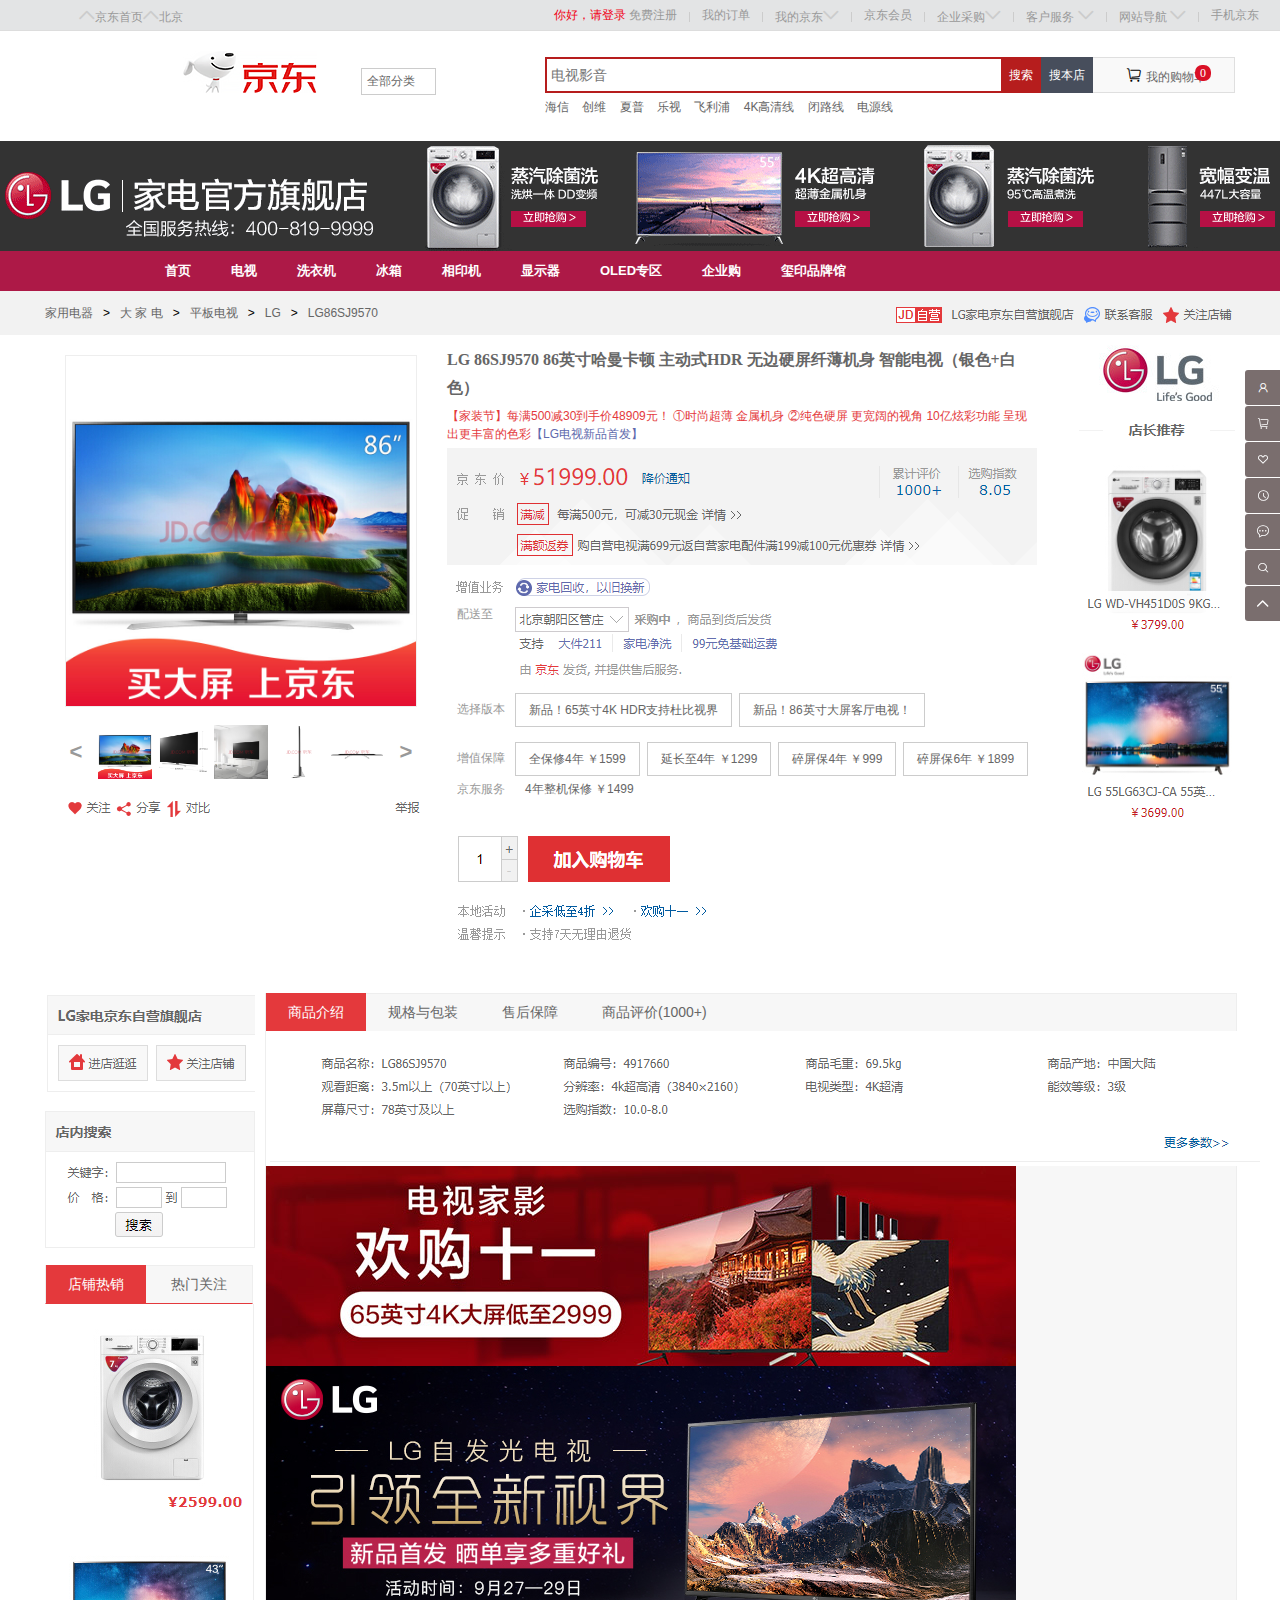
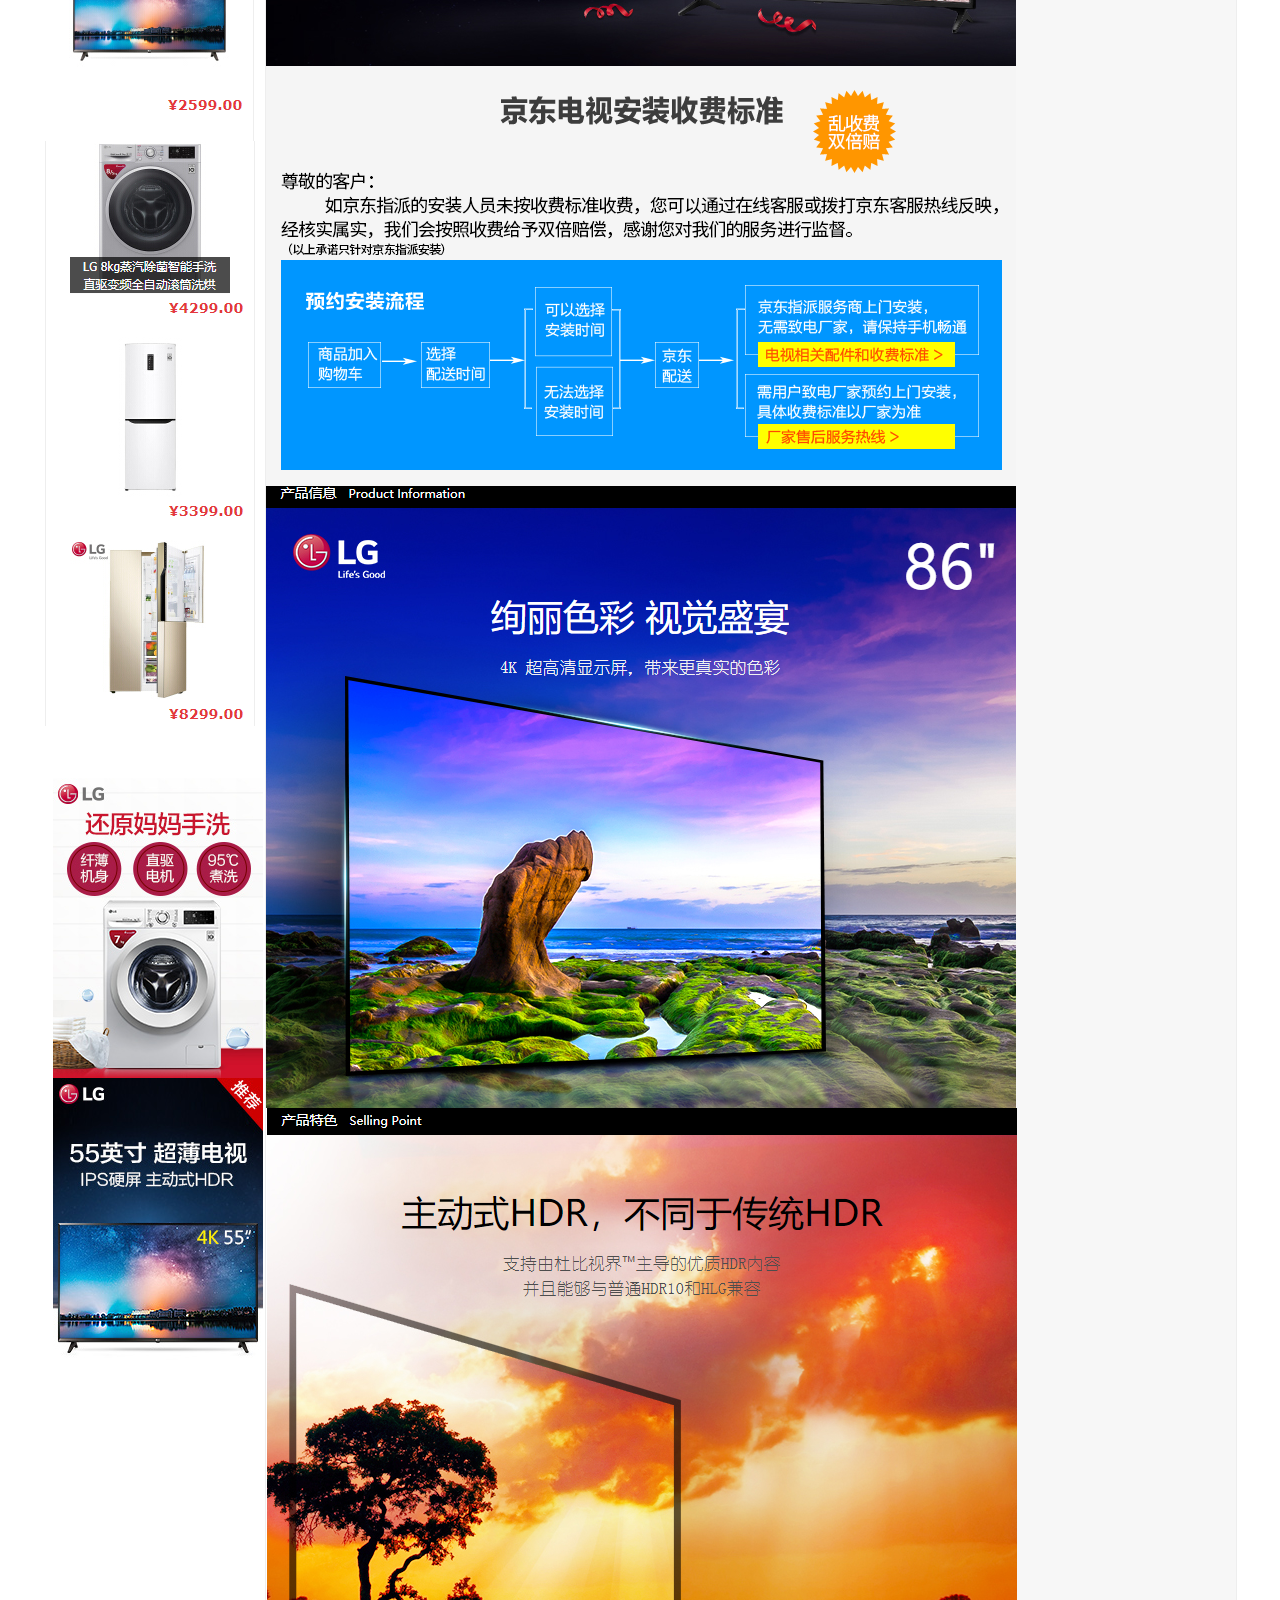
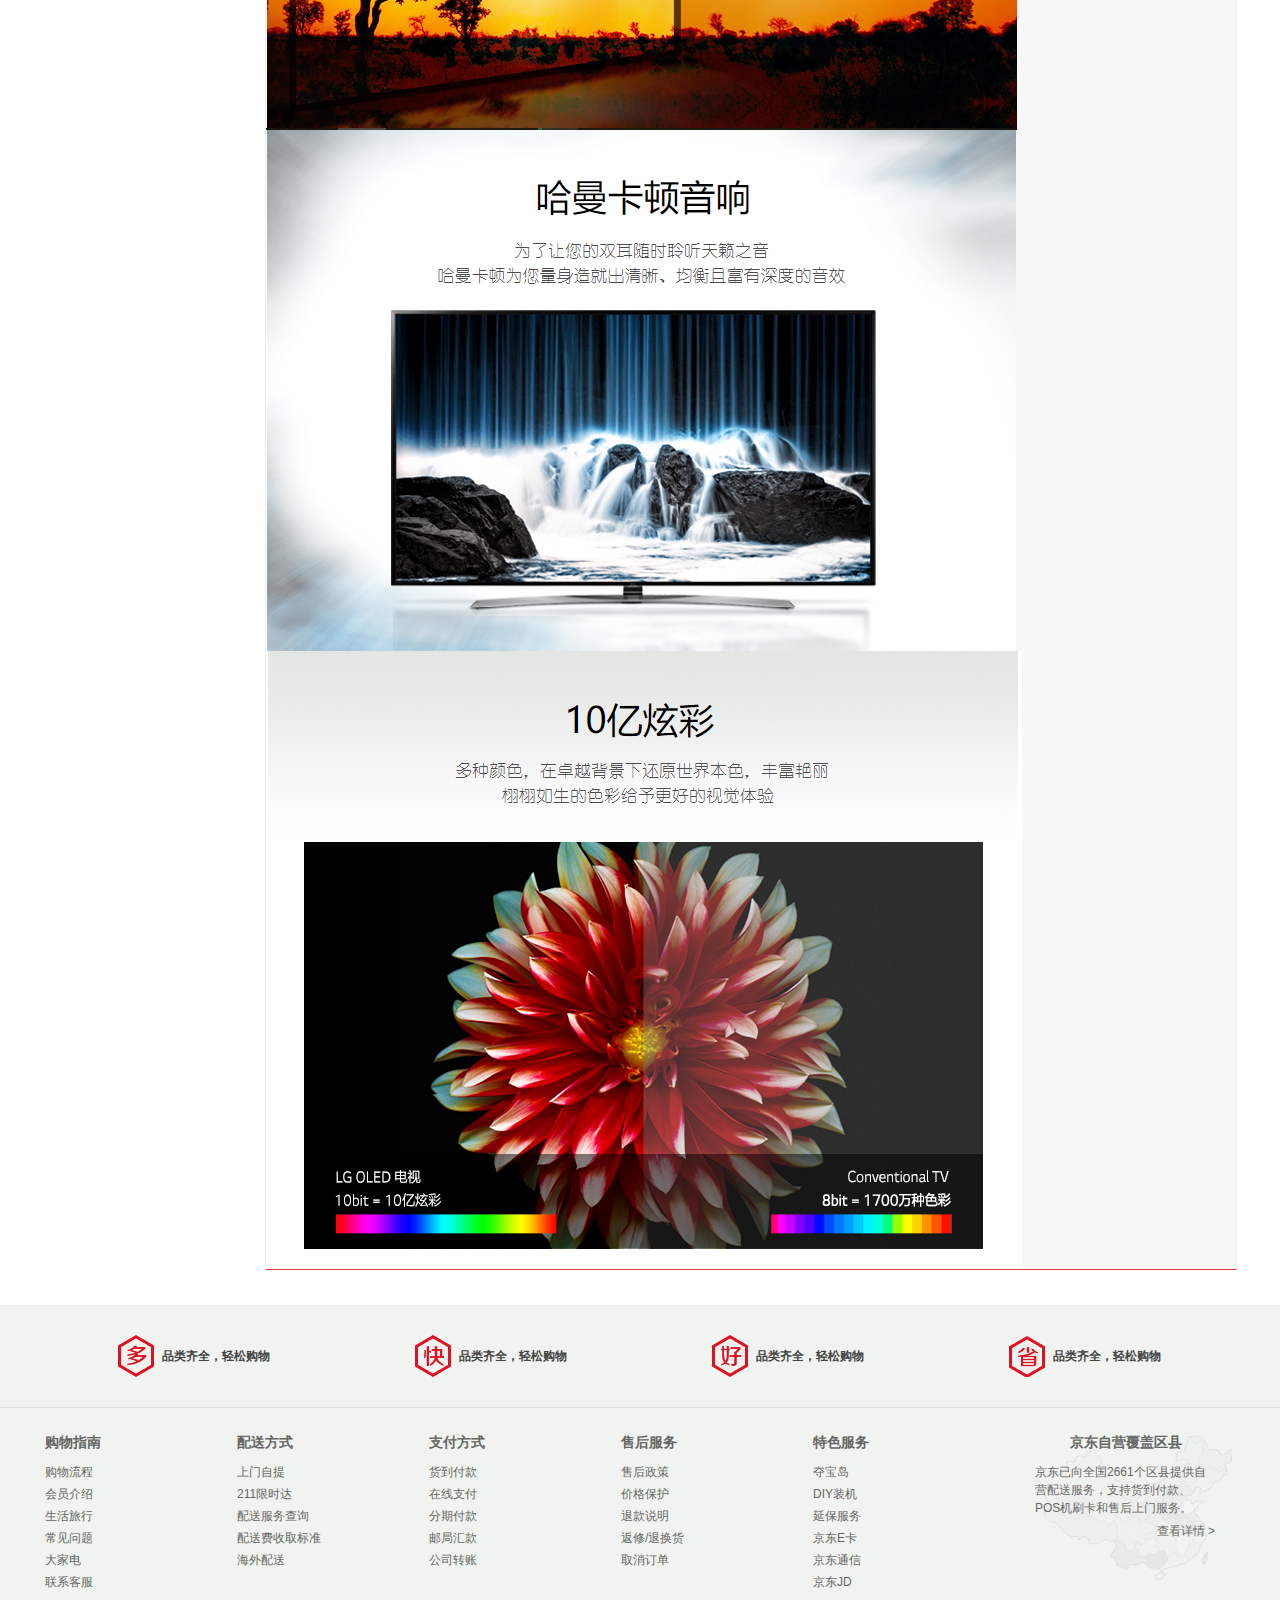
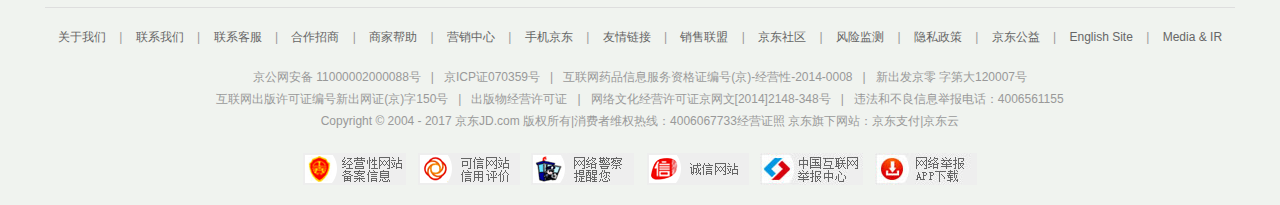
<file: details.html>
<!DOCTYPE html>
<html lang="en">
<head>
    <meta charset="UTF-8">
    <title>【LG86SJ9570】LG 86SJ9570 86英寸哈曼卡顿 主动式HDR 无边硬屏纤薄机身 智能电视（银色+白色）</title>
    <meta name="description" content="京东JD.COM-专业的综合网上购物商城,销售家电、数码通讯、电脑、家居百货、服装服饰、母婴、图书、食品等数万个品牌优质商品.便捷、诚信的服务，为您提供愉悦的网上购物体验!" />
    <meta name="Keywords" content="网上购物,网上商城,手机,笔记本,电脑,MP3,CD,VCD,DV,相机,数码,配件,手表,存储卡,京东" />
    <link rel="shortcut icon" href="favicon.ico"  type="image/x-icon"/>
    <link rel="stylesheet" href="css/details.css" />
    <link rel="stylesheet" href="css/reset.css">
    <link rel="stylesheet" href="css/iconfont.css">
    <script src="js/jquery-1.8.3.min.js"></script>
    <script src="js/details.js"></script>
    <script src="js/ajax3.0.js"></script>
</head>
<body>
<!--快速导航栏-->
<div class="speednav">
    <div class="sp">
        <ul class="fl city">
            <li><i class="iconfont icon-ico_back"></i><a href="index.html">京东首页</a></li>
            <li><i class="iconfont icon-ico_back"></i><a href="javascript:;">北京</a></li>
            <div class="city2"></div>
        </ul>
        <ul class="fr">
            <li>
                <a href="login.html" >你好，请登录</a>
                <a href="register.html" class="fr1">免费注册</a>
            </li>
            <li class="space"></li>
            <li>
                <a href="javascript:;">我的订单</a>
            </li>
            <li class="space"></li>
            <li  class="myjd">
                <a href="javascript:;">我的京东</a><i class="iconfont icon-ico_open"></i><div class="myjd2"></div>
            </li>
            <li class="space"></li>
            <li>
                <a href="javascript:;">京东会员</a>
            </li>

            <li class="space"></li>
            <li class="caigou">
                <a href="javascript:;">企业采购</a><i class="iconfont icon-ico_open"></i><div class="caigou2"></div>
            </li>
            <li class="space"></li>
            <li class="kehu">
                <a href="javascript:;">客户服务</a>
                <i class="iconfont icon-ico_open"></i><div class="kehu2"></div>
            </li>
            <li class="space"></li>
            <li class="wzdaohan">
                <a href="javascript:;">网站导航</a>
                <i class="iconfont icon-ico_open"></i><div class="wzdaohan2"></div>
            </li>
            <li class="space"></li>
            <li>
                <a href="javascript:;" class="phone">手机京东
                </a>
            </li>
        </ul>
    </div>
</div>
<!--搜索框-->
<div class="search">
    <div class="logo-2014">
        <a href="index.html" class="logo"></a>
        <div class="fenlei">
            <div class="fenlei1">
                <div class="feilei2">
                    <h2>全部分类</h2>
                </div>
            </div>
        </div>
    </div>
    <div class="search-2014">
        <div class="form">
            <input type="text" class="input " placeholder="电视影音">
            <button class="button" type="button">搜索</button>
            <button class="button" type="button">搜本店</button>
        </div>
    </div>
    <div class="shopcar-2014">
        <div class="shop-ico"><i class="iconfont icon-gouwuche"></i>
            <i class="zero">0</i>
            <a href="javascript:;">我的购物车</a>
        </div>
    </div>
    <div class="hotwards">
        <a href="javascript:;">海信</a>
        <a href="javascript:;">创维</a>
        <a href="javascript:;">夏普</a>
        <a href="javascript:;">乐视</a>
        <a href="javascript:;">飞利浦</a>
        <a href="javascript:;">4K高清线</a>
        <a href="javascript:;">闭路线</a>
        <a href="javascript:;">电源线</a>
    </div>
</div>

<div class="cotain">
    <!--lg的banner-->
    <div class="lg-banner2">
        <div class="lg-banner">
            <img src="images/lg-banner.gif" alt="">
        </div>
    </div>
    <!--导航栏菜单-->
    <div class="lg-head-menu">
        <div class="headmenu-nav">
            <ul class="headmenu-list">
                <li><a href="javascript:;">首页</a></li>
                <li><a href="javascript:;">电视</a></li>
                <li><a href="javascript:;">洗衣机</a></li>
                <li><a href="javascript:;">冰箱</a></li>
                <li><a href="javascript:;">相印机</a></li>
                <li><a href="javascript:;">显示器</a></li>
                <li><a href="javascript:;">OLED专区</a></li>
                <li><a href="javascript:;">企业购</a></li>
                <li><a href="javascript:;">玺印品牌馆</a></li>
            </ul>
        </div>
    </div>
    <!--导航下的小导航-->
    <div class="crumb-wrap">
        <div class="w">
            <div class="crumb-left clearfix">
                <div class="crumb-item">
                    <a href="javascript:;">家用电器</a>

                </div>
                <div class="crumb-item">
                    <a href="javascript:;">大 家 电</a>
                    <div class="sep crumb-item">&gt;
                    </div>
                </div>
                <div class="crumb-item">
                    <a href="javascript:;">平板电视</a>
                    <div class="sep crumb-item">&gt;
                    </div>
                </div>
                <div class="crumb-item">
                    <a href="javascript:;">LG</a>
                    <div class="sep crumb-item">&gt;
                    </div>
                </div>
                <div class="crumb-item">
                    <a href="javascript:;">LG86SJ9570</a>
                    <div class="sep crumb-item">&gt;
                    </div>
                </div>
            </div>
            <div class="crumb-right clearfix">
                <img src="images/crumb-right.png" alt="">
            </div>
        </div>
    </div>
    <!--lg的版心-->
    <div class="lg-content w">
        <!--放大镜-->
        <div id="tu">
            <div id="small">
                <img src="images/11.jpg" alt="" id="small_pic">
                <div id="move"></div>
            </div>
            <div id="big">
                <img src="images/11.jpg" alt="" id="big_pic">
            </div>
            <div id="dian">
                <div id="dian-list">
                    <ul style="left: 0px" id="ull">
                        <li><img src="images/11.jpg" alt=""></li>
                        <li><img src="images/12.jpg" alt=""></li>
                        <li><img src="images/13.jpg" alt=""></li>
                        <li><img src="images/14.jpg" alt=""></li>
                        <li><img src="images/15.jpg" alt=""></li>
                        <li><img src="images/11.jpg" alt=""></li>
                        <li><img src="images/12.jpg" alt=""></li>
                        <li><img src="images/13.jpg" alt=""></li>
                        <li><img src="images/14.jpg" alt=""></li>
                        <li><img src="images/15.jpg" alt=""></li>
                    </ul>
                </div>
                <div id="left" class="arrow">&lt;</div>
                <div id="right" class="arrow">&gt;</div>
            </div>
            <div class="view">
                <img src="images/view.png" alt="">
            </div>
        </div>

        <!--版心中部分-->
        <div class="lg-wrap">
            <div class="lg-name">

                LG 86SJ9570 86英寸哈曼卡顿 主动式HDR 无边硬屏纤薄机身  智能电视（银色+白色）
            </div>
            <div class="news">
                【家装节】每满500减30到手价48909元！
                ①时尚超薄 金属机身
                ②纯色硬屏 更宽阔的视角 10亿炫彩功能 呈现出更丰富的色彩<a href="javascript:;">【LG电视新品首发】</a>
            </div>
            <div class="price">
                <div class="price-wrap">
                    <img src="images/price.png" alt="">
                </div>
            </div>
            <div class="zzfw">
                <img src="images/zzfw.png" alt="">
            </div>
            <div class="address">
                <div class="dt">配送至</div>
                <div class="dd"><img src="images/address.png" alt=""></div>
            </div>
            <div class="banben">
                <div class="dt">选择版本</div>
                <div class="dd">
                    <div class="dd-item">
                        <a href="javascript:;">
                            新品！65英寸4K HDR支持杜比视界                                                                    </a>
                    </div>
                    <div class="dd-item">
                        <a href="javascript:;">
                            新品！86英寸大屏客厅电视！                                                                    </a>
                    </div>
                </div>
            </div>
            <div class="banben zhengzhi">
                <div class="dt">增值保障</div>
                <div class="dd">
                    <div class="dd-item">
                        <a href="javascript:;">
                            全保修4年 ￥1599                                                                    </a>
                    </div>
                    <div class="dd-item">
                        <a href="javascript:;">延长至4年 ￥1299 </a>
                    </div>
                    <div class="dd-item">
                        <a href="javascript:;">碎屏保4年 ￥999</a>
                    </div>
                    <div class="dd-item">
                        <a href="javascript:;">碎屏保6年 ￥1899</a>
                    </div>
                </div>
            </div>
            <div class="jdfw">
                <div class="dt">京东服务</div>
                <div class="dd">
                    <div class="dd-item">
                        <a href="javascript:;">4年整机保修 ￥1499</a>
                    </div>
                </div>
            </div>
            <div class="jrcar">
                <img src="images/jrcar.png" alt="">
            </div>
            </div>
        <!--版心右部分-->
        <div class="lg-right">
            <img src="images/bxright.png" alt="">
        </div>
        </div>
    <div class="w det clearfix">
        <!--侧边-->
        <div class="aside">
            <div class="aside-top">
                <img src="images/aside-top.png" alt="">
            </div>
            <div class="aside-middle">
                <img src="images/aside-middle.png" alt="">
            </div>
            <div class="lg-tab">
                <div class="tab-main">
                    <ul>
                        <li class="current" id="main1">店铺热销</li>
                        <li id="main2">热门关注</li>
                    </ul>
                </div>
                <div class="tab-con1">
                    <img src="images/tabcon1.png" alt=""><img src="images/tabcon1-1.png" alt="">
                </div>
                <div class="tab-con2">
                    <img src="images/tabcon2.png" alt=""><img src="images/tabcon2-2.png" alt="">
                </div>
            </div>
            <div class="aside-footer">
                <img src="images/aside-footer.png" alt="">
            </div>
        </div>
        <!--详情-->
        <div class="detail">
            <div class="tab-main">
                <ul>
                    <li class="current" >商品介绍</li>
                    <li>规格与包装</li>
                    <li>售后保障</li>
                    <li>商品评价(1000+)</li>
                </ul>
                <div id="cont" class="clearfix">
                    <!-- 页面显示的图片 -->

                        <img src="images/bp0.png" alt="">
                        <img src="images/bp1.png" alt="">
                        <img src="images/bp2.png" alt="">
                        <img src="images/bp3.png" alt="">
                        <img src="images/bp4.png" alt="">
                        <img src="images/bp5.png" alt="">
                        <img src="images/bp6.png" alt="">
                        <img src="images/bp7.png" alt="">
                </div>
            </div>
        </div>
    </div>
    </div>
<!--侧边栏-->
<!--侧边栏-->
<div class="index-slide">
    <div class="tabuser">
        <i class="iconfont icon-user"></i>
        <em class="tabtext">京东会员</em>
    </div>
    <div class="tabcar tabuser">
        <i class="iconfont icon-gouwuche"></i>
        <em class="tabtext">购物车</em>
    </div>
    <div class="tabguanz tabuser">
        <i class="iconfont icon-aixin"></i>
        <em class="tabtext">我的关注</em>
    </div>
    <div class="tabfooter tabuser">
        <i class="iconfont icon-shizhong"></i>
        <em class="tabtext">我的足迹</em>
    </div>
    <div class="tabmsg tabuser">
        <i class="iconfont icon-xiazai16"></i>
        <em class="tabtext">我的信息</em>
    </div>
    <div class="tabmsg tabuser">
        <i class="iconfont icon-fangdajing"></i>
        <em class="tabtext">咨询JIMI</em>
    </div>
    <div class="tabmsg tabuser">
        <a href="#"><i class="iconfont icon-ico_back"></i></a>
        <em class="tabtext"><a href="#">回到顶部</a></em>
    </div>
</div>
<!--</div>-->
<!--页面底部-->
<footer class="clearfix">
    <!-- 服务部分 -->
    <div class="service">
        <ul>
            <li>
                <h5>多</h5>
                <p>品类齐全，轻松购物</p>
            </li>
            <li>
                <h5>多</h5>
                <p>品类齐全，轻松购物</p>
            </li>
            <li>
                <h5>多</h5>
                <p>品类齐全，轻松购物</p>
            </li>
            <li>
                <h5>多</h5>
                <p>品类齐全，轻松购物</p>
            </li>
        </ul>
    </div>
    <!-- 帮助部分 -->
    <div class="help">
        <dl>
            <dt>购物指南</dt>
            <dd><a href="javascript:;">购物流程</a></dd>
            <dd><a href="javascript:;">会员介绍</a></dd>
            <dd><a href="javascript:;">生活旅行</a></dd>
            <dd><a href="javascript:;">常见问题</a></dd>
            <dd><a href="javascript:;">大家电</a></dd>
            <dd><a href="javascript:;">联系客服</a></dd>
        </dl>
        <dl>
            <dt>配送方式</dt>
            <dd><a href="javascript:;">上门自提</a></dd>
            <dd><a href="javascript:;">211限时达</a></dd>
            <dd><a href="javascript:;">配送服务查询</a></dd>
            <dd><a href="javascript:;">配送费收取标准</a></dd>
            <dd><a href="javascript:;">海外配送</a></dd>
        </dl>
        <dl>
            <dt>支付方式</dt>
            <dd><a href="javascript:;">货到付款</a></dd>
            <dd><a href="javascript:;">在线支付</a></dd>
            <dd><a href="javascript:;">分期付款</a></dd>
            <dd><a href="javascript:;">邮局汇款</a></dd>
            <dd><a href="javascript:;">公司转账</a></dd>
        </dl>
        <dl>
            <dt>售后服务</dt>
            <dd><a href="javascript:;">售后政策</a></dd>
            <dd><a href="javascript:;">价格保护</a></dd>
            <dd><a href="javascript:;">退款说明</a></dd>
            <dd><a href="javascript:;">返修/退换货</a></dd>
            <dd><a href="javascript:;">取消订单</a></dd>
        </dl>
        <dl>
            <dt>特色服务</dt>
            <dd><a href="javascript:;">夺宝岛</a></dd>
            <dd><a href="javascript:;">DIY装机</a></dd>
            <dd><a href="javascript:;">延保服务</a></dd>
            <dd><a href="javascript:;">京东E卡</a></dd>
            <dd><a href="javascript:;">京东通信</a></dd>
            <dd><a href="javascript:;">京东JD</a></dd>
        </dl>
        <!--范围部分-->
        <div class="help-cover">
            <h5>京东自营覆盖区县</h5>
            <p>京东已向全国2661个区县提供自营配送服务，支持货到付款、POS机刷卡和售后上门服务。</p>
            <a href="javascript:;">查看详情 > </a>
        </div>
    </div>
    <!--版权部分-->
    <div class="copyright">
        <p>
            <a href="javascript:;">关于我们</a>
            <span>|</span>
            <a href="javascript:;">联系我们</a>
            <span>|</span>
            <a href="javascript:;">联系客服</a>
            <span>|</span>
            <a href="javascript:;">合作招商</a>
            <span>|</span>
            <a href="javascript:;">商家帮助</a>
            <span>|</span>
            <a href="javascript:;">营销中心</a>
            <span>|</span>
            <a href="javascript:;">手机京东</a>
            <span>|</span>
            <a href="javascript:;">友情链接</a>
            <span>|</span>
            <a href="javascript:;">销售联盟</a>
            <span>|</span>
            <a href="javascript:;">京东社区</a>
            <span>|</span>
            <a href="javascript:;">风险监测</a>
            <span>|</span>
            <a href="javascript:;">隐私政策</a>
            <span>|</span>
            <a href="javascript:;">京东公益</a>
            <span>|</span>
            <a href="javascript:;">English Site</a>
            <span>|</span>
            <a href="javascript:;">Media & IR</a>
        </p>
        <div>
            <p>京公网安备 11000002000088号<span>|</span>京ICP证070359号<span>|</span>互联网药品信息服务资格证编号(京)-经营性-2014-0008<span>|</span>新出发京零 字第大120007号</p>
            <p>互联网出版许可证编号新出网证(京)字150号<span>|</span>出版物经营许可证<span>|</span>网络文化经营许可证京网文[2014]2148-348号<span>|</span>违法和不良信息举报电话：4006561155</p>
            <p>Copyright © 2004 - 2017  京东JD.com 版权所有|消费者维权热线：4006067733经营证照
                京东旗下网站：京东支付|京东云</p>
        </div>
        <p class="foot-icon">
            <a href="javascript:;"></a>
            <a href="javascript:;"></a>
            <a href="javascript:;"></a>
            <a href="javascript:;"></a>
            <a href="javascript:;"></a>
            <a href="javascript:;"></a>
        </p>
    </div>
</footer>
</body>
</html>
<script>
    // 获取对象
    var cont=document.getElementById('cont');

    // 滚动事件
    window.onscroll=function(){
        // 每次滚到到底部 就请求数据

        // 文档总高度
        var aHeight=document.documentElement.offsetHeight;
//        console.log(aHeight);
        // 可视区域高度
        var cHeight=document.documentElement.clientHeight||document.body.clientHeight||window.innerHeight;
//        console.log(cHeight);
        // 滚动高度
        var sHeight=document.documentElement.scrollTop||document.body.scrollTop;
//        console.log(sHeight);

        // 每次滚到到底部=总高度-可视区域高度
        if(aHeight-cHeight - 500<=sHeight+1){
            // 建立ajax请求数据
            Ajax('JSON').get('3.php',function(msg){
//                console.log(msg);
                // 声明空格字符串
                var str='';

                //for in 遍历对象 遍历4次
                for(var i in msg){
                    // console.log(msg[i]["pic"]);
                    str+='<img src="'+msg[i]["pic"]+'">';
                }
                //输出
//                console.log(str);

                // 如果加载到高度为20000
                if(aHeight>=10000){
                    cont.innerHTML=cont.innerHTML;
                }else{
                    cont.innerHTML+=str;
//                    console.log(aHeight);
                }
            });
        }
    }
</script>
</file>
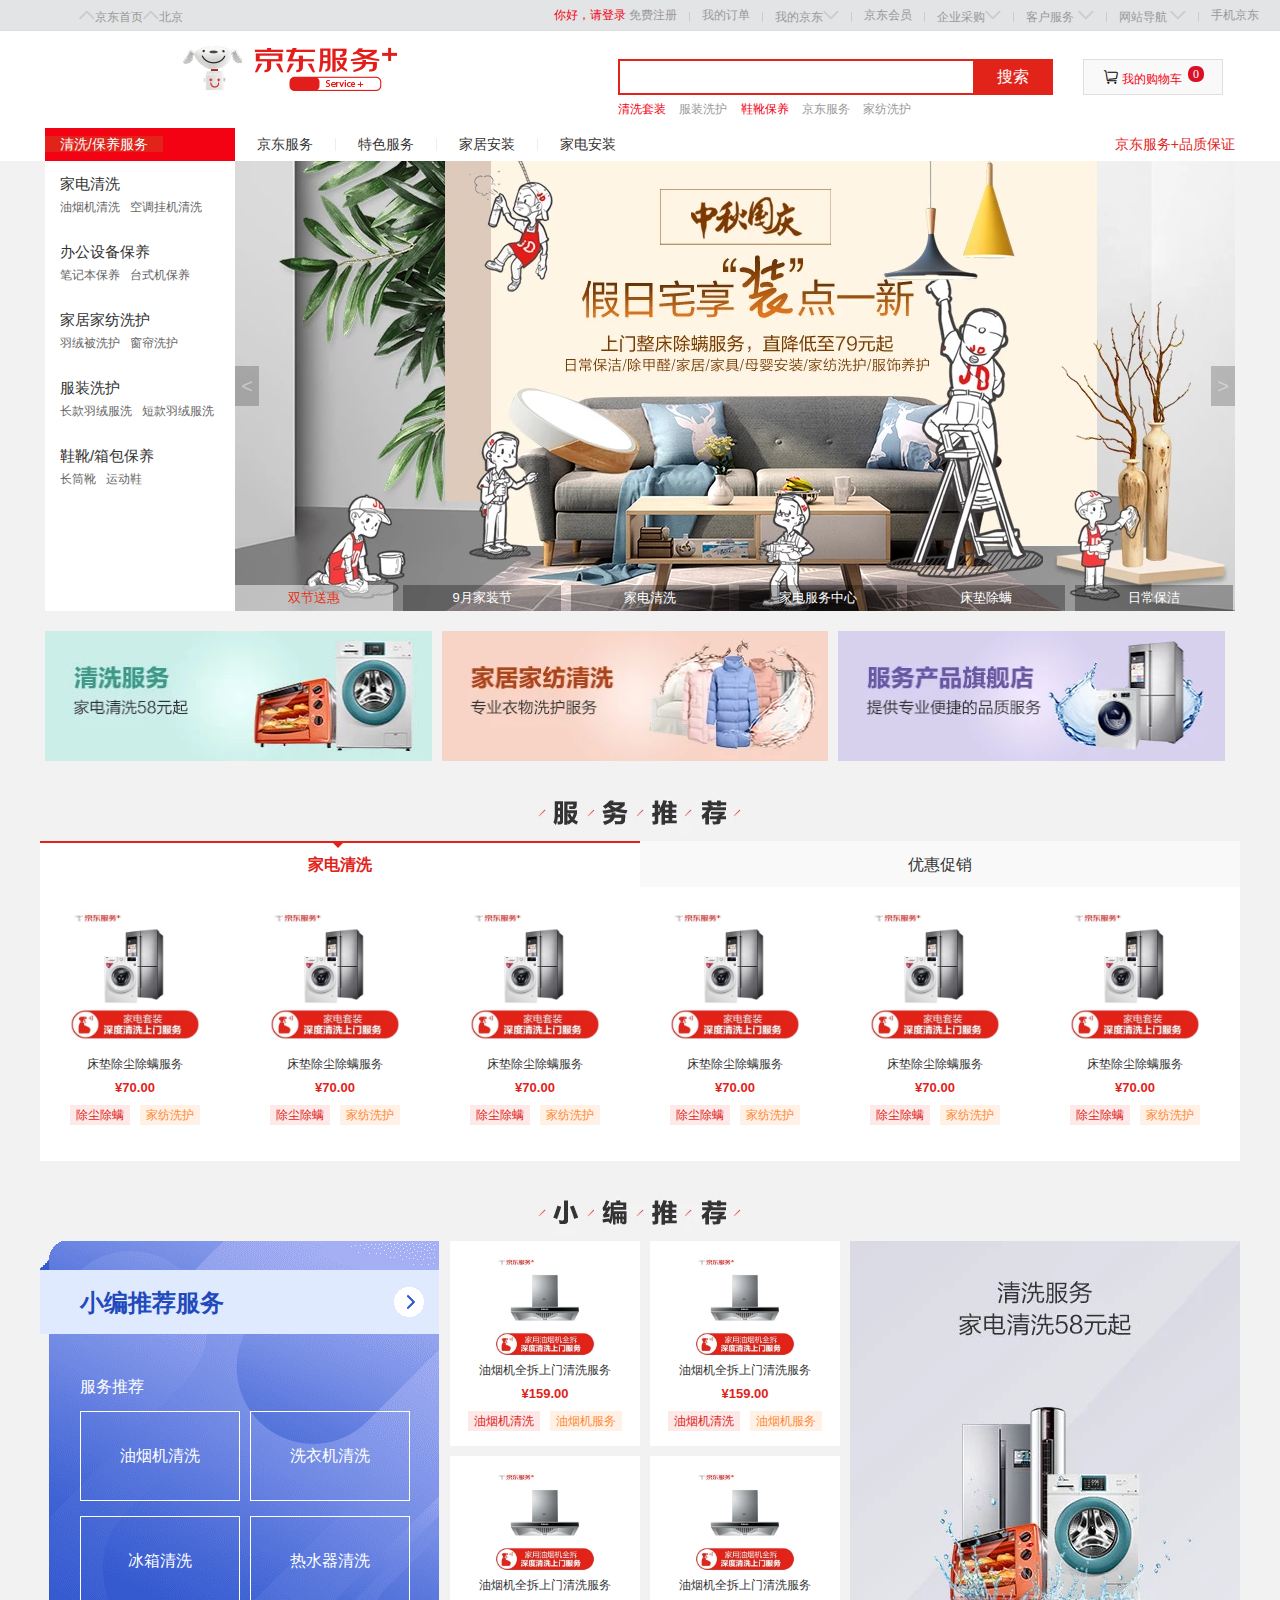
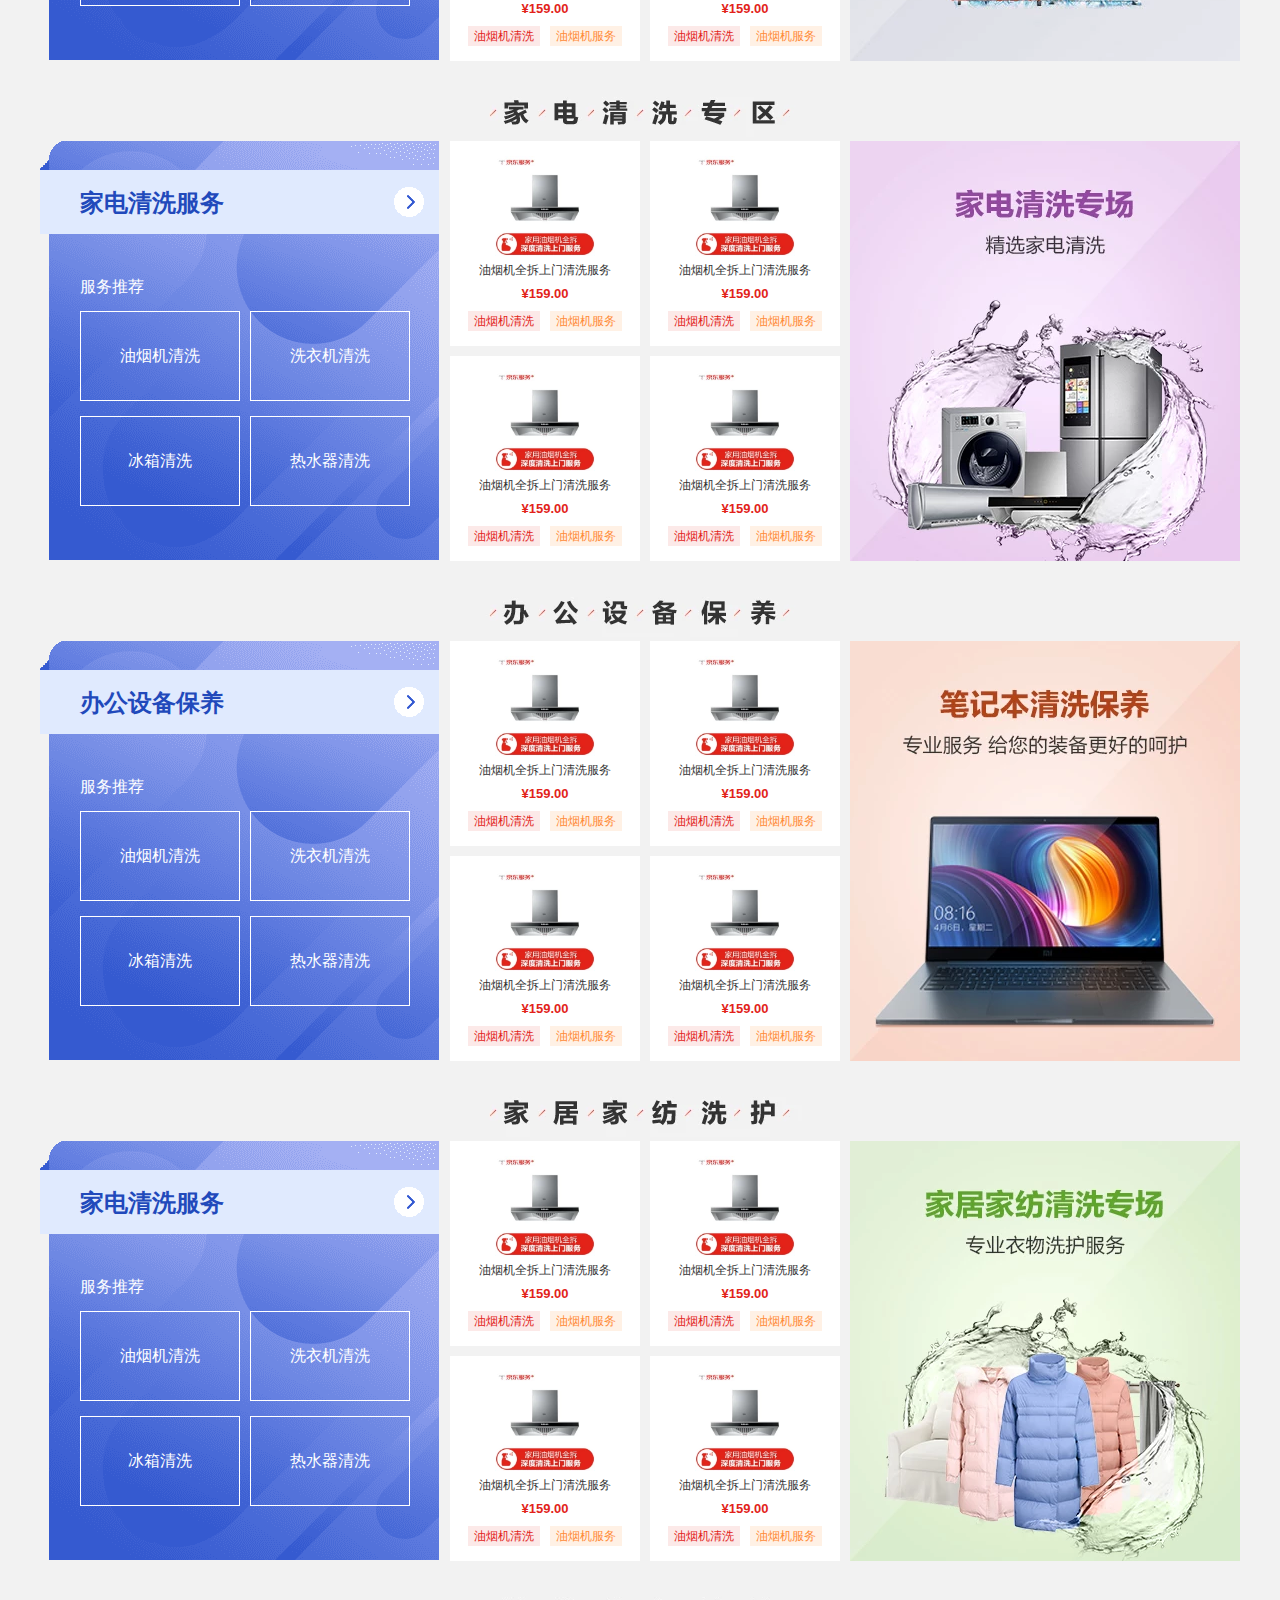
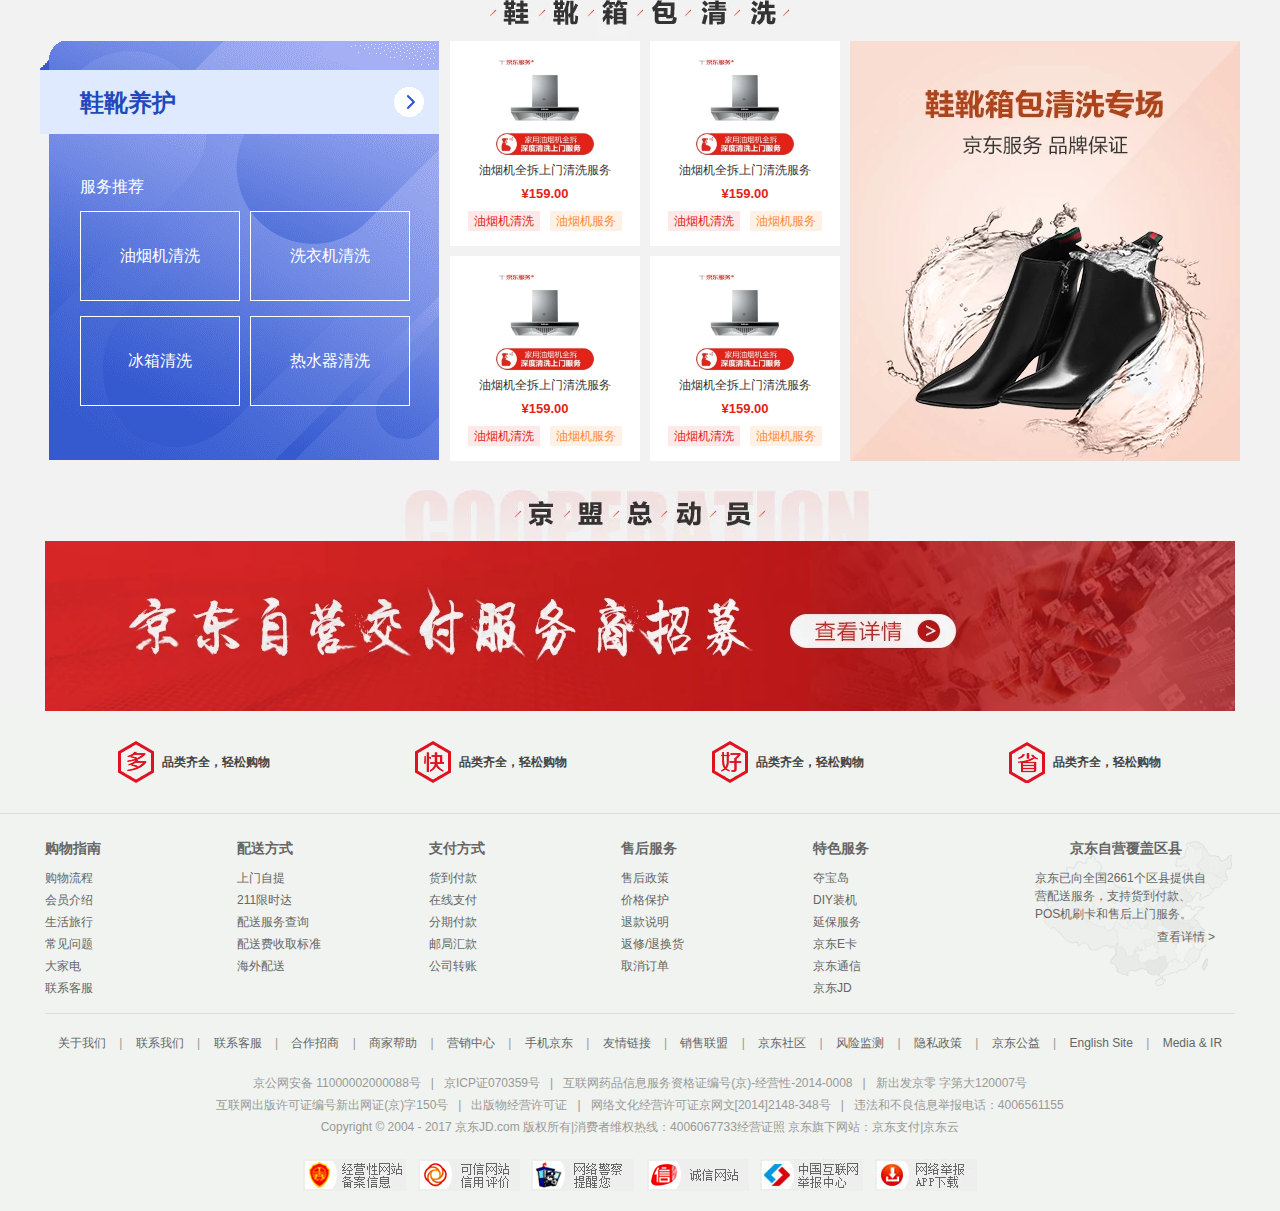
<file: list.html>
<!DOCTYPE html>
<html lang="en">
<head>
    <meta charset="UTF-8">
    <title>京东服务_清洗保养【家电-办公设备-家居家纺-服饰】</title>
    <meta name="description" content="京东JD.COM-专业的综合网上购物商城,销售家电、数码通讯、电脑、家居百货、服装服饰、母婴、图书、食品等数万个品牌优质商品.便捷、诚信的服务，为您提供愉悦的网上购物体验!" />
    <meta name="Keywords" content="网上购物,网上商城,手机,笔记本,电脑,MP3,CD,VCD,DV,相机,数码,配件,手表,存储卡,京东" />
    <link rel="shortcut icon" href="favicon.ico"  type="image/x-icon"/>
    <link rel="stylesheet" href="css/list.css" />
    <link rel="stylesheet" href="css/reset.css">
    <link rel="stylesheet" href="css/iconfont.css">
    <script src="js/jquery-1.8.3.min.js"></script>
    <script src="js/list.js"></script>
    <script src="js/ajax3.0.js"></script>
</head>
<body>
<!--侧边栏-->
<ul class="list-slide" id="list-slide2">
    <!--<li class="slide-top"></li>-->
    <li class="ul-list">服务推荐</li>
    <li class="ul-list">小编推荐</li>
    <li class="ul-list">家电清洗</li>
    <li class="ul-list">办公保养</li>
    <li class="ul-list">家纺洗护</li>
    <li class="ul-list">鞋靴保养</li>
    <li class="ul-list"><a href="#">回到底部</a></li>
</ul>
<!--快速导航栏-->
    <div class="speednav">
    <div class="sp">
        <ul class="fl city">
            <li><i class="iconfont icon-ico_back"></i><a href="index.html">京东首页</a></li>
            <li><i class="iconfont icon-ico_back"></i><a href="javascript:;">北京</a></li>
            <div class="city2"></div>
        </ul>
        <ul class="fr">
            <li>
                <a href="login.html" >你好，请登录</a>
                <a href="register.html" class="fr1">免费注册</a>
            </li>
            <li class="space"></li>
            <li>
                <a href="javascript:;">我的订单</a>
            </li>
            <li class="space"></li>
            <li  class="myjd">
                <a href="javascript:;">我的京东</a><i class="iconfont icon-ico_open"></i><div class="myjd2"></div>
            </li>
            <li class="space"></li>
            <li>
                <a href="javascript:;">京东会员</a>
            </li>

            <li class="space"></li>
            <li class="caigou">
                <a href="javascript:;">企业采购</a><i class="iconfont icon-ico_open"></i><div class="caigou2"></div>
            </li>
            <li class="space"></li>
            <li class="kehu">
                <a href="javascript:;">客户服务</a>
                <i class="iconfont icon-ico_open"></i><div class="kehu2"></div>
            </li>
            <li class="space"></li>
            <li class="wzdaohan">
                <a href="javascript:;">网站导航</a>
                <i class="iconfont icon-ico_open"></i><div class="wzdaohan2"></div>
            </li>
            <li class="space"></li>
            <li>
                <a href="javascript:;" class="phone">手机京东
                </a>
            </li>
        </ul>
    </div>
</div>
<!--搜索框-->
<div class="search">
    <div class="logo-2014">
        <a href="index.html" class="logo"></a>
    </div>
    <div class="search-2014">
        <div class="form">
            <input type="text" class="input">
            <button class="button" type="button">搜索</button>
        </div>
    </div>
    <div class="shopcar-2014">
        <div class="shop-ico">
            <i class="iconfont icon-gouwuche"></i>
            <i class="zero">0</i>
            <a href="javascript:;">我的购物车</a>
        </div>
    </div>
    <div class="hotwards">
        <a href="javascript:;">清洗套装</a>
        <a href="javascript:;">服装洗护</a>
        <a href="javascript:;">鞋靴保养</a>
        <a href="javascript:;">京东服务</a>
        <a href="javascript:;">家纺洗护</a>
    </div>
</div>

<!--主要内容-->
<div class="contain">
    <div class="contain-top">
        <div class="top">
            <div class="top-left">
                <span>清洗/保养服务</span>
            </div>
            <div class="top-nav">
                <ul>
                    <li><a href="javascript:;">京东服务</a>
                        <div class="ml-er">内容1</div></li>
                    <li class="space"></li>
                    <li><a href="javascript:;">特色服务</a><div class="ml-er">内容2</div></li>
                    <li class="space"></li>
                    <li><a href="javascript:;">家居安装</a><div class="ml-er">内容3</div></li>
                    <li class="space"></li>
                    <li><a href="javascript:;">家电安装</a><div class="ml-er">内容4</div></li>
                </ul>

            </div>
            <a href="javascript:;" class="top-right">京东服务+品质保证</a>
        </div>
    </div>
    <!--内容中部-->
    <div class="contain-middle">
        <div class="middle-left">
            <ul>
                <li class="ml-item">
                    <a href="javascript:;">家电清洗</a>

                    <ul class="cate-list">
                        <li class="cate-item"><a href="javascript:;" class="item-link">油烟机清洗</a></li>
                        <li class="cate-item"><a href="javascript:;" class="item-link">空调挂机清洗</a></li>
                    </ul>
                </li>
                <li class="ml-item"><a href="javascript:;">办公设备保养</a>
                    <ul class="cate-list">
                        <li class="cate-item"><a href="javascript:;" class="item-link">笔记本保养</a></li>
                        <li class="cate-item"><a href="javascript:;" class="item-link">台式机保养</a></li>
                    </ul><a href="javascript:;"></a></li>
                <li class="ml-item"><a href="javascript:;">家居家纺洗护</a>
                    <ul class="cate-list">
                        <li class="cate-item"><a href="javascript:;" class="item-link">羽绒被洗护</a></li>
                        <li class="cate-item"><a href="javascript:;" class="item-link"> 窗帘洗护</a></li>
                    </ul><a href="javascript:;"></a></li>
                <li class="ml-item"><a href="javascript:;">服装洗护</a>
                    <ul class="cate-list">
                        <li class="cate-item"><a href="javascript:;" class="item-link">长款羽绒服洗</a></li>
                        <li class="cate-item"><a href="javascript:;" class="item-link"> 短款羽绒服洗</a></li>
                    </ul><a href="javascript:;"></a></li>
                <li class="ml-item"><a href="javascript:;">鞋靴/箱包保养</a>
                    <ul class="cate-list">
                        <li class="cate-item"><a href="javascript:;" class="item-link">长筒靴</a></li>
                        <li class="cate-item"><a href="javascript:;" class="item-link">运动鞋</a></li>
                    </ul><a href="javascript:;"></a></li>
            </ul>
        </div>
        <!--轮播图banner-->
        <div class="middle-right">
            <div id="box2">
                <ul class="img">
                    <li class="show"><img src="images/1.webp" alt=""></li>
                    <li><img src="images/2.webp" alt=""></li>
                    <li><img src="images/3.webp" alt=""></li>
                    <li><img src="images/4.webp" alt=""></li>
                    <li><img src="images/5.webp" alt=""></li>
                    <li><img src="images/6.webp" alt=""></li>
                </ul>
                <ul id="slider-kk">                                 <li class="slider-active">双节送惠</li>
                     <li>9月家装节</li>
                     <li>家电清洗</li>
                     <li>家电服务中心</li>
                     <li>床垫除螨</li>
                     <li>日常保洁</li>
                </ul>
                <div id="ltr">
                    <div class="left"><</div>
                    <div class="right">></div>
                </div>
            </div>
        </div>
    </div>
    <!--主要内容底部-->
    <div class="contain-bootom">
        <ul>
            <li><img src="images/cb1.webp" alt=""></li>
            <li><img src="images/cb2.webp" alt=""></li>
            <li><img src="images/cb3.webp" alt=""></li>
        </ul>
    </div>
    <!--内容1楼-->
    <div class="content1 content0 floor ">
        <div class="content-top">
            <img src="images/fw.webp" alt="">
        </div>
        <div class="mc">
            <ul class="tab-nav">
                <li class="nav-item nav-active">
                    <b></b>
                    家电清洗
                </li>
                <li class="nav-item">
                    <b></b>
                    优惠促销
                </li>
            </ul>
            <ul class="nav-tab" id="tab1">
                <li class="tab-item">
                    <div class="p-img"><img src="images/tabnav1.webp" alt=""></div>
                    <div class="p-name">床垫除尘除螨服务</div>
                    <div class="p-price">¥70.00</div>
                    <a href="javascript:;" class="p-tag1 tag">除尘除螨</a>
                    <a href="javascript:;" class="p-tag2 tag">家纺洗护</a>
                </li>
                <li class="tab-item">
                    <div class="p-img"><img src="images/tabnav1.webp" alt=""></div>
                    <div class="p-name">床垫除尘除螨服务</div>
                    <div class="p-price">¥70.00</div>
                    <a href="javascript:;" class="p-tag1 tag">除尘除螨</a>
                    <a href="javascript:;" class="p-tag2 tag">家纺洗护</a>
                </li>
                <li class="tab-item">
                    <div class="p-img"><img src="images/tabnav1.webp" alt=""></div>
                    <div class="p-name">床垫除尘除螨服务</div>
                    <div class="p-price">¥70.00</div>
                    <a href="javascript:;" class="p-tag1 tag">除尘除螨</a>
                    <a href="javascript:;" class="p-tag2 tag">家纺洗护</a>
                </li>
                <li class="tab-item">
                    <div class="p-img"><img src="images/tabnav1.webp" alt=""></div>
                    <div class="p-name">床垫除尘除螨服务</div>
                    <div class="p-price">¥70.00</div>
                    <a href="javascript:;" class="p-tag1 tag">除尘除螨</a>
                    <a href="javascript:;" class="p-tag2 tag">家纺洗护</a>
                </li>
                <li class="tab-item">
                    <div class="p-img"><img src="images/tabnav1.webp" alt=""></div>
                    <div class="p-name">床垫除尘除螨服务</div>
                    <div class="p-price">¥70.00</div>
                    <a href="javascript:;" class="p-tag1 tag">除尘除螨</a>
                    <a href="javascript:;" class="p-tag2 tag">家纺洗护</a>
                </li>
                <li class="tab-item">
                    <div class="p-img"><img src="images/tabnav1.webp" alt=""></div>
                    <div class="p-name">床垫除尘除螨服务</div>
                    <div class="p-price">¥70.00</div>
                    <a href="javascript:;" class="p-tag1 tag">除尘除螨</a>
                    <a href="javascript:;" class="p-tag2 tag">家纺洗护</a>
                </li>
            </ul>
            <ul class="nav-tab" id="tab2">
                <li class="tab-item">
                    <div class="p-img"><img src="images/tabnav2.webp" alt=""></div>
                    <div class="p-name">家电套装（洗衣机+冰箱）上门清洗服务</div>
                    <div class="p-price">¥198.00</div>
                    <a href="javascript:;" class="p-tag1 tag">家电清洗套装</a>
                    <a href="javascript:;" class="p-tag2 tag">家电清洗</a>
                </li>
                <li class="tab-item">
                    <div class="p-img"><img src="images/tabnav2.webp" alt=""></div>
                    <div class="p-name">家电套装（洗衣机+冰箱）上门清洗服务</div>
                    <div class="p-price">¥198.00</div>
                    <a href="javascript:;" class="p-tag1 tag">家电清洗套装</a>
                    <a href="javascript:;" class="p-tag2 tag">家电清洗</a>
                </li>
                <li class="tab-item">
                    <div class="p-img"><img src="images/tabnav2.webp" alt=""></div>
                    <div class="p-name">家电套装（洗衣机+冰箱）上门清洗服务</div>
                    <div class="p-price">¥198.00</div>
                    <a href="javascript:;" class="p-tag1 tag">家电清洗套装</a>
                    <a href="javascript:;" class="p-tag2 tag">家电清洗</a>
                </li>
                <li class="tab-item">
                    <div class="p-img"><img src="images/tabnav2.webp" alt=""></div>
                    <div class="p-name">家电套装（洗衣机+冰箱）上门清洗服务</div>
                    <div class="p-price">¥198.00</div>
                    <a href="javascript:;" class="p-tag1 tag">家电清洗套装</a>
                    <a href="javascript:;" class="p-tag2 tag">家电清洗</a>
                </li>
                <li class="tab-item">
                    <div class="p-img"><img src="images/tabnav2.webp" alt=""></div>
                    <div class="p-name">家电套装（洗衣机+冰箱）上门清洗服务</div>
                    <div class="p-price">¥198.00</div>
                    <a href="javascript:;" class="p-tag1 tag">家电清洗套装</a>
                    <a href="javascript:;" class="p-tag2 tag">家电清洗</a>
                </li>
                <li class="tab-item">
                    <div class="p-img"><img src="images/tabnav2.webp" alt=""></div>
                    <div class="p-name">家电套装（洗衣机+冰箱）上门清洗服务</div>
                    <div class="p-price">¥198.00</div>
                    <a href="javascript:;" class="p-tag1 tag">家电清洗套装</a>
                    <a href="javascript:;" class="p-tag2 tag">家电清洗</a>
                </li>
            </ul>
        </div>
    </div>
    <!--内容2楼-->
    <div class="content2 content0 floor">
        <div class="content-top">
            <img src="images/xptj.webp" alt="">
        </div>
        <!--小编推荐-->
        <div class="content-mc">
            <!--左-->
            <div class="mc-item mc-entry">
                <a href="javascript:;" class="entry-link">小编推荐服务</a>
                <div class="entry-text">服务推荐</div>
                <ul class="mc-list">
                    <li class="mc-link"><a href="javascript:;">油烟机清洗</a></li>
                    <li class="mc-link"><a href="javascript:;">洗衣机清洗</a></li>
                    <li class="mc-link"><a href="javascript:;">冰箱清洗</a></li>
                    <li class="mc-link"><a href="javascript:;">热水器清洗</a></li>
                </ul>
            </div>
           <!--中-->
            <div class="mc-item">
                <ul class="product-list">
                    <li class="product-item">
                        <div class="p-img"><img src="images/jdqx1.webp" alt=""></div>
                        <div class="p-name">油烟机全拆上门清洗服务</div>
                        <div class="p-price">¥159.00</div>
                        <a href="javascript:;" class="p-tag1 tag">油烟机清洗</a>
                        <a href="javascript:;" class="p-tag2 tag">油烟机服务</a>
                    </li>
                    <li class="product-item">
                        <div class="p-img"><img src="images/jdqx1.webp" alt=""></div>
                        <div class="p-name">油烟机全拆上门清洗服务</div>
                        <div class="p-price">¥159.00</div>
                        <a href="javascript:;" class="p-tag1 tag">油烟机清洗</a>
                        <a href="javascript:;" class="p-tag2 tag">油烟机服务</a>
                    </li>
                    <li class="product-item">
                        <div class="p-img"><img src="images/jdqx1.webp" alt=""></div>
                        <div class="p-name">油烟机全拆上门清洗服务</div>
                        <div class="p-price">¥159.00</div>
                        <a href="javascript:;" class="p-tag1 tag">油烟机清洗</a>
                        <a href="javascript:;" class="p-tag2 tag">油烟机服务</a>
                    </li>
                    <li class="product-item">
                        <div class="p-img"><img src="images/jdqx1.webp" alt=""></div>
                        <div class="p-name">油烟机全拆上门清洗服务</div>
                        <div class="p-price">¥159.00</div>
                        <a href="javascript:;" class="p-tag1 tag">油烟机清洗</a>
                        <a href="javascript:;" class="p-tag2 tag">油烟机服务</a>
                    </li>
                </ul>
            </div>
            <!--右-->
            <div class="mc-item">
                <img src="images/xbtj6.webp" alt="">
            </div>
        </div>
    </div>
    <!--内容3楼-->
    <div class="content3 content0 floor">
        <div class="content-top">
            <img src="images/jdqxtop.webp" alt="">
        </div>
        <!--家电清洗-->
        <div class="content-mc">
            <!--左-->
            <div class="mc-item mc-entry">
                <a href="javascript:;" class="entry-link">家电清洗服务</a>
                <div class="entry-text">服务推荐</div>
                <ul class="mc-list">
                    <li class="mc-link"><a href="javascript:;">油烟机清洗</a></li>
                    <li class="mc-link"><a href="javascript:;">洗衣机清洗</a></li>
                    <li class="mc-link"><a href="javascript:;">冰箱清洗</a></li>
                    <li class="mc-link"><a href="javascript:;">热水器清洗</a></li>
                </ul>
            </div>
            <!--中-->
            <div class="mc-item">
                <ul class="product-list">
                    <li class="product-item">
                        <div class="p-img"><img src="images/jdqx1.webp" alt=""></div>
                        <div class="p-name">油烟机全拆上门清洗服务</div>
                        <div class="p-price">¥159.00</div>
                        <a href="javascript:;" class="p-tag1 tag">油烟机清洗</a>
                        <a href="javascript:;" class="p-tag2 tag">油烟机服务</a>
                    </li>
                    <li class="product-item">
                        <div class="p-img"><img src="images/jdqx1.webp" alt=""></div>
                        <div class="p-name">油烟机全拆上门清洗服务</div>
                        <div class="p-price">¥159.00</div>
                        <a href="javascript:;" class="p-tag1 tag">油烟机清洗</a>
                        <a href="javascript:;" class="p-tag2 tag">油烟机服务</a>
                    </li>
                    <li class="product-item">
                        <div class="p-img"><img src="images/jdqx1.webp" alt=""></div>
                        <div class="p-name">油烟机全拆上门清洗服务</div>
                        <div class="p-price">¥159.00</div>
                        <a href="javascript:;" class="p-tag1 tag">油烟机清洗</a>
                        <a href="javascript:;" class="p-tag2 tag">油烟机服务</a>
                    </li>
                    <li class="product-item">
                        <div class="p-img"><img src="images/jdqx1.webp" alt=""></div>
                        <div class="p-name">油烟机全拆上门清洗服务</div>
                        <div class="p-price">¥159.00</div>
                        <a href="javascript:;" class="p-tag1 tag">油烟机清洗</a>
                        <a href="javascript:;" class="p-tag2 tag">油烟机服务</a>
                    </li>
                </ul>
            </div>
            <!--右-->
            <div class="mc-item">
                <img src="images/jdqx5.webp" alt="">
            </div>
        </div>
    </div>
    <!--内容4楼-->
    <div class="content4 content0 floor">
        <div class="content-top">
            <img src="images/bgsb.webp" alt="">
        </div>
        <!--办公设备-->
        <div class="content-mc">
            <!--左-->
            <div class="mc-item mc-entry">
                <a href="javascript:;" class="entry-link">办公设备保养</a>
                <div class="entry-text">服务推荐</div>
                <ul class="mc-list">
                    <li class="mc-link"><a href="javascript:;">油烟机清洗</a></li>
                    <li class="mc-link"><a href="javascript:;">洗衣机清洗</a></li>
                    <li class="mc-link"><a href="javascript:;">冰箱清洗</a></li>
                    <li class="mc-link"><a href="javascript:;">热水器清洗</a></li>
                </ul>
            </div>
            <!--中-->
            <div class="mc-item">
                <ul class="product-list">
                    <li class="product-item">
                        <div class="p-img"><img src="images/jdqx1.webp" alt=""></div>
                        <div class="p-name">油烟机全拆上门清洗服务</div>
                        <div class="p-price">¥159.00</div>
                        <a href="javascript:;" class="p-tag1 tag">油烟机清洗</a>
                        <a href="javascript:;" class="p-tag2 tag">油烟机服务</a>
                    </li>
                    <li class="product-item">
                        <div class="p-img"><img src="images/jdqx1.webp" alt=""></div>
                        <div class="p-name">油烟机全拆上门清洗服务</div>
                        <div class="p-price">¥159.00</div>
                        <a href="javascript:;" class="p-tag1 tag">油烟机清洗</a>
                        <a href="javascript:;" class="p-tag2 tag">油烟机服务</a>
                    </li>
                    <li class="product-item">
                        <div class="p-img"><img src="images/jdqx1.webp" alt=""></div>
                        <div class="p-name">油烟机全拆上门清洗服务</div>
                        <div class="p-price">¥159.00</div>
                        <a href="javascript:;" class="p-tag1 tag">油烟机清洗</a>
                        <a href="javascript:;" class="p-tag2 tag">油烟机服务</a>
                    </li>
                    <li class="product-item">
                        <div class="p-img"><img src="images/jdqx1.webp" alt=""></div>
                        <div class="p-name">油烟机全拆上门清洗服务</div>
                        <div class="p-price">¥159.00</div>
                        <a href="javascript:;" class="p-tag1 tag">油烟机清洗</a>
                        <a href="javascript:;" class="p-tag2 tag">油烟机服务</a>
                    </li>
                </ul>
            </div>
            <!--右-->
            <div class="mc-item">
                <img src="images/bgsb6.webp" alt="">
            </div>
        </div>
    </div>
    <!--内容5楼-->
    <div class="content5 content0 floor">
        <div class="content-top">
            <img src="images/jjjf.webp" alt="">
        </div>
        <!--家居家纺-->
        <div class="content-mc">
            <!--左-->
            <div class="mc-item mc-entry">
                <a href="javascript:;" class="entry-link">家电清洗服务</a>
                <div class="entry-text">服务推荐</div>
                <ul class="mc-list">
                    <li class="mc-link"><a href="javascript:;">油烟机清洗</a></li>
                    <li class="mc-link"><a href="javascript:;">洗衣机清洗</a></li>
                    <li class="mc-link"><a href="javascript:;">冰箱清洗</a></li>
                    <li class="mc-link"><a href="javascript:;">热水器清洗</a></li>
                </ul>
            </div>
            <!--中-->
            <div class="mc-item">
                <ul class="product-list">
                    <li class="product-item">
                        <div class="p-img"><img src="images/jdqx1.webp" alt=""></div>
                        <div class="p-name">油烟机全拆上门清洗服务</div>
                        <div class="p-price">¥159.00</div>
                        <a href="javascript:;" class="p-tag1 tag">油烟机清洗</a>
                        <a href="javascript:;" class="p-tag2 tag">油烟机服务</a>
                    </li>
                    <li class="product-item">
                        <div class="p-img"><img src="images/jdqx1.webp" alt=""></div>
                        <div class="p-name">油烟机全拆上门清洗服务</div>
                        <div class="p-price">¥159.00</div>
                        <a href="javascript:;" class="p-tag1 tag">油烟机清洗</a>
                        <a href="javascript:;" class="p-tag2 tag">油烟机服务</a>
                    </li>
                    <li class="product-item">
                        <div class="p-img"><img src="images/jdqx1.webp" alt=""></div>
                        <div class="p-name">油烟机全拆上门清洗服务</div>
                        <div class="p-price">¥159.00</div>
                        <a href="javascript:;" class="p-tag1 tag">油烟机清洗</a>
                        <a href="javascript:;" class="p-tag2 tag">油烟机服务</a>
                    </li>
                    <li class="product-item">
                        <div class="p-img"><img src="images/jdqx1.webp" alt=""></div>
                        <div class="p-name">油烟机全拆上门清洗服务</div>
                        <div class="p-price">¥159.00</div>
                        <a href="javascript:;" class="p-tag1 tag">油烟机清洗</a>
                        <a href="javascript:;" class="p-tag2 tag">油烟机服务</a>
                    </li>
                </ul>
            </div>
            <!--右-->
            <div class="mc-item">
                <img src="images/jjjf6.webp" alt="">
            </div>
        </div>
    </div>
    <!--内容6楼-->
    <div class="content6 content0 floor">
        <div class="content-top">
            <img src="images/xxxb.webp" alt="">
        </div>
        <!--鞋靴箱包清洗-->
        <div class="content-mc">
            <!--左-->
            <div class="mc-item mc-entry">
                <a href="javascript:;" class="entry-link">鞋靴养护</a>
                <div class="entry-text">服务推荐</div>
                <ul class="mc-list">
                    <li class="mc-link"><a href="javascript:;">油烟机清洗</a></li>
                    <li class="mc-link"><a href="javascript:;">洗衣机清洗</a></li>
                    <li class="mc-link"><a href="javascript:;">冰箱清洗</a></li>
                    <li class="mc-link"><a href="javascript:;">热水器清洗</a></li>
                </ul>
            </div>
            <!--中-->
            <div class="mc-item">
                <ul class="product-list">
                    <li class="product-item">
                        <div class="p-img"><img src="images/jdqx1.webp" alt=""></div>
                        <div class="p-name">油烟机全拆上门清洗服务</div>
                        <div class="p-price">¥159.00</div>
                        <a href="javascript:;" class="p-tag1 tag">油烟机清洗</a>
                        <a href="javascript:;" class="p-tag2 tag">油烟机服务</a>
                    </li>
                    <li class="product-item">
                        <div class="p-img"><img src="images/jdqx1.webp" alt=""></div>
                        <div class="p-name">油烟机全拆上门清洗服务</div>
                        <div class="p-price">¥159.00</div>
                        <a href="javascript:;" class="p-tag1 tag">油烟机清洗</a>
                        <a href="javascript:;" class="p-tag2 tag">油烟机服务</a>
                    </li>
                    <li class="product-item">
                        <div class="p-img"><img src="images/jdqx1.webp" alt=""></div>
                        <div class="p-name">油烟机全拆上门清洗服务</div>
                        <div class="p-price">¥159.00</div>
                        <a href="javascript:;" class="p-tag1 tag">油烟机清洗</a>
                        <a href="javascript:;" class="p-tag2 tag">油烟机服务</a>
                    </li>
                    <li class="product-item">
                        <div class="p-img"><img src="images/jdqx1.webp" alt=""></div>
                        <div class="p-name">油烟机全拆上门清洗服务</div>
                        <div class="p-price">¥159.00</div>
                        <a href="javascript:;" class="p-tag1 tag">油烟机清洗</a>
                        <a href="javascript:;" class="p-tag2 tag">油烟机服务</a>
                    </li>
                </ul>
            </div>
            <!--右-->
            <div class="mc-item">
                <img src="images/xxxb6.webp" alt="">
            </div>
        </div>
    </div>
    <!--总动员-->
    <div id="containbo">
        <div class="content-top">
            <img src="images/zdy.webp" alt="">
        </div>
        <div class="cbo-img"><img src="images/zdy2.webp"></div>


    </div>
</div>
<!--页面底部-->
<footer class="clearfix">
    <!-- 服务部分 -->
    <div class="service">
        <ul>
            <li>
                <h5>多</h5>
                <p>品类齐全，轻松购物</p>
            </li>
            <li>
                <h5>多</h5>
                <p>品类齐全，轻松购物</p>
            </li>
            <li>
                <h5>多</h5>
                <p>品类齐全，轻松购物</p>
            </li>
            <li>
                <h5>多</h5>
                <p>品类齐全，轻松购物</p>
            </li>
        </ul>
    </div>
    <!-- 帮助部分 -->
    <div class="help">
        <dl>
            <dt>购物指南</dt>
            <dd><a href="javascript:;">购物流程</a></dd>
            <dd><a href="javascript:;">会员介绍</a></dd>
            <dd><a href="javascript:;">生活旅行</a></dd>
            <dd><a href="javascript:;">常见问题</a></dd>
            <dd><a href="javascript:;">大家电</a></dd>
            <dd><a href="javascript:;">联系客服</a></dd>
        </dl>
        <dl>
            <dt>配送方式</dt>
            <dd><a href="javascript:;">上门自提</a></dd>
            <dd><a href="javascript:;">211限时达</a></dd>
            <dd><a href="javascript:;">配送服务查询</a></dd>
            <dd><a href="javascript:;">配送费收取标准</a></dd>
            <dd><a href="javascript:;">海外配送</a></dd>
        </dl>
        <dl>
            <dt>支付方式</dt>
            <dd><a href="javascript:;">货到付款</a></dd>
            <dd><a href="javascript:;">在线支付</a></dd>
            <dd><a href="javascript:;">分期付款</a></dd>
            <dd><a href="javascript:;">邮局汇款</a></dd>
            <dd><a href="javascript:;">公司转账</a></dd>
        </dl>
        <dl>
            <dt>售后服务</dt>
            <dd><a href="javascript:;">售后政策</a></dd>
            <dd><a href="javascript:;">价格保护</a></dd>
            <dd><a href="javascript:;">退款说明</a></dd>
            <dd><a href="javascript:;">返修/退换货</a></dd>
            <dd><a href="javascript:;">取消订单</a></dd>
        </dl>
        <dl>
            <dt>特色服务</dt>
            <dd><a href="javascript:;">夺宝岛</a></dd>
            <dd><a href="javascript:;">DIY装机</a></dd>
            <dd><a href="javascript:;">延保服务</a></dd>
            <dd><a href="javascript:;">京东E卡</a></dd>
            <dd><a href="javascript:;">京东通信</a></dd>
            <dd><a href="javascript:;">京东JD</a></dd>
        </dl>
        <!--范围部分-->
        <div class="help-cover">
            <h5>京东自营覆盖区县</h5>
            <p>京东已向全国2661个区县提供自营配送服务，支持货到付款、POS机刷卡和售后上门服务。</p>
            <a href="javascript:;">查看详情 > </a>
        </div>
    </div>
    <!--版权部分-->
    <div class="copyright">
        <p>
            <a href="javascript:;">关于我们</a>
            <span>|</span>
            <a href="javascript:;">联系我们</a>
            <span>|</span>
            <a href="javascript:;">联系客服</a>
            <span>|</span>
            <a href="javascript:;">合作招商</a>
            <span>|</span>
            <a href="javascript:;">商家帮助</a>
            <span>|</span>
            <a href="javascript:;">营销中心</a>
            <span>|</span>
            <a href="javascript:;">手机京东</a>
            <span>|</span>
            <a href="javascript:;">友情链接</a>
            <span>|</span>
            <a href="javascript:;">销售联盟</a>
            <span>|</span>
            <a href="javascript:;">京东社区</a>
            <span>|</span>
            <a href="javascript:;">风险监测</a>
            <span>|</span>
            <a href="javascript:;">隐私政策</a>
            <span>|</span>
            <a href="javascript:;">京东公益</a>
            <span>|</span>
            <a href="javascript:;">English Site</a>
            <span>|</span>
            <a href="javascript:;">Media & IR</a>
        </p>
        <div>
            <p>京公网安备 11000002000088号<span>|</span>京ICP证070359号<span>|</span>互联网药品信息服务资格证编号(京)-经营性-2014-0008<span>|</span>新出发京零 字第大120007号</p>
            <p>互联网出版许可证编号新出网证(京)字150号<span>|</span>出版物经营许可证<span>|</span>网络文化经营许可证京网文[2014]2148-348号<span>|</span>违法和不良信息举报电话：4006561155</p>
            <p>Copyright © 2004 - 2017  京东JD.com 版权所有|消费者维权热线：4006067733经营证照
                京东旗下网站：京东支付|京东云</p>
        </div>
        <p class="foot-icon">
            <a href="javascript:;"></a>
            <a href="javascript:;"></a>
            <a href="javascript:;"></a>
            <a href="javascript:;"></a>
            <a href="javascript:;"></a>
            <a href="javascript:;"></a>
        </p>
    </div>
</footer>
</body>
</html>
<script>
    var slide = document.getElementById('list-slide2');
//    console.log(slide);
    window.onscroll = function(){
        var scrolltop = document.documentElement.scrollTop || document.body.scrollTop;
        if(scrolltop > 600){
            slide.style.display="block";

        }else if(scrolltop < 600){
            slide.style.display="none";
        }
    }
</script>
</file>
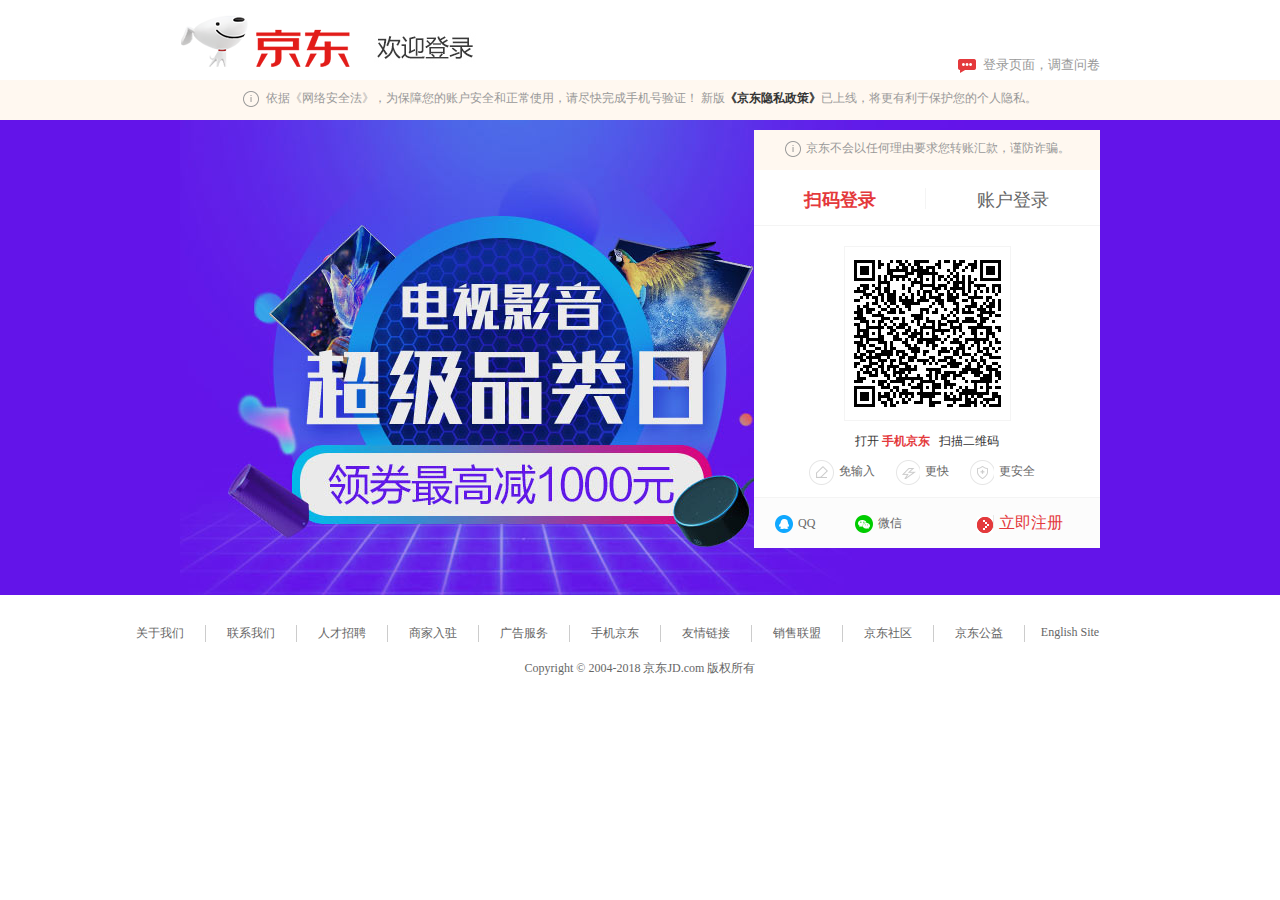
<file: login.html>
<!DOCTYPE html>
<html lang="en">
<head>
	<meta charset="UTF-8">
	<title>京东-欢迎登录</title>
	<meta name="description" content="京东JD.COM-专业的综合网上购物商城,销售家电、数码通讯、电脑、家居百货、服装服饰、母婴、图书、食品等数万个品牌优质商品.便捷、诚信的服务，为您提供愉悦的网上购物体验!" />
        <meta name="Keywords" content="网上购物,网上商城,手机,笔记本,电脑,MP3,CD,VCD,DV,相机,数码,配件,手表,存储卡,京东" />
        <link rel="shortcut icon" href="favicon.ico"  type="x-icon"/>
        <link rel="stylesheet" href="css/login.css" />
	<script src="js/jquery-1.8.3.min.js"></script>
	<script src="js/ajax3.0.js"></script>
	<script src="js/login.js"></script>
</head>
<body>
<!--头部-->
		<header>
			<a href="index.html">
			<img src="images/logo.png" alt="" class="logo"></a>
			<b><img src="images/l-icon.png" alt=""></b>
			<div class="wenjuan">
				<img src="images/q-icon.png" alt=""><span>登录页面，调查问卷</span>
			</div>
		</header>
		<!--内容-->
		<div class="contain">
			<!--内容头部-->
			<div class="contain-top">
				<div class="top-wenzi"><img src="images/icon-tips.png" alt=""><p>依据《网络安全法》，为保障您的账户安全和正常使用，请尽快完成手机号验证！ 新版<b>《京东隐私政策》</b>已上线，将更有利于保护您的个人隐私。</p></div>
			</div>
			<div class="cbottom">
				<div class="cbottom-right">
					<!--内容表单-->
					<div class="content-form">
						<div class="content-top"><div class="top-wenzi"><img src="images/icon-tips.png" alt="">京东不会以任何理由要求您转账汇款，谨防诈骗。</p></div></div>
						<div class="content-tab-l">
							<a href="javascript:;">扫码登录</a>
						</div>
						<div class="content-tab-r">
							<a href="javascript:;">账户登录</a>
						</div>
						<div class="login-box">
							<form action="">
								<div class="item1">
									<label for="username"></label><input type="text" name="username" id="username" placeholder="邮箱/用户名/已验证手机号"><span id="umsg"></span>
								</div>
								<div class="item2">
									<label for="password"></label><input type="password" id="password" placeholder="密码"><span id="pmsg"></span>
								</div>
								<span><a href="javascript:;">忘记密码</a></span>
								<div class="login-btn"><a href="javascript:;">登录</a></div>
							</form>
							<!--内容底部-->
						</div>
						<div class="login-box2">
							<div class="erwei">
							</div><div class="phone"><img src="images/phone-orange.png" alt=""></div>
							<p><span>打开</span> <b>手机京东</b>&nbsp;&nbsp;&nbsp;<span>扫描二维码</span></p>
							<div class="erweid">
								<ul>
									<li><span></span><a href="javascript:;">免输入</a></li>
									<li><span></span><a href="javascript:;">更快</a></li>
									<li><span></span><a href="javascript:;">更安全</a></li>
								</ul>
							</div>

</div>
						<div class="content-bottom">
							<ul>
								<li><span></span><a href="javascript:;">QQ</a></li>
								<li><span></span><a href="javascript:;">微信</a></li>
								<li><span></span><a href="register.html">立即注册</a></li>
							</ul>
						</div>
					</div>
				</div>
			</div>
		</div>
<!--网页底部-->
		<footer>
			<ul>
				<li>关于我们</li>
				<li>联系我们</li>
				<li>人才招聘</li>
				<li>商家入驻</li>
				<li>广告服务</li>
				<li>手机京东</li>
				<li>友情链接</li>
				<li>销售联盟</li>
				<li>京东社区</li>
				<li>京东公益</li>
				<li> English Site</li>
			</ul>
			<br>

<p>				Copyright © 2004-2018  京东JD.com 版权所有</p>
		</footer>
</body>
</html>
<script>
	//用户验证
var input=document.getElementById("username");
var span=document.getElementsByTagName('span')[1];
//console.log(span);

// 通过失去焦点事件 进行ajax请求
input.onblur=function(){
    // 获取input的value值
    var uname=this.value;
    // console.log(uname);
    // 将获取的值发送到服务器文件
    Ajax().post('1.php','value='+uname,function(msg){
//        console.log(msg);
        if (msg=='y') {
            // 不能注册
            span.innerHTML='对不起，用户名已存在不可登录!'
        }else{
            // 能注册
            span.innerHTML='恭喜！用户名可以登录'
        }
    });
}


</script>
</file>
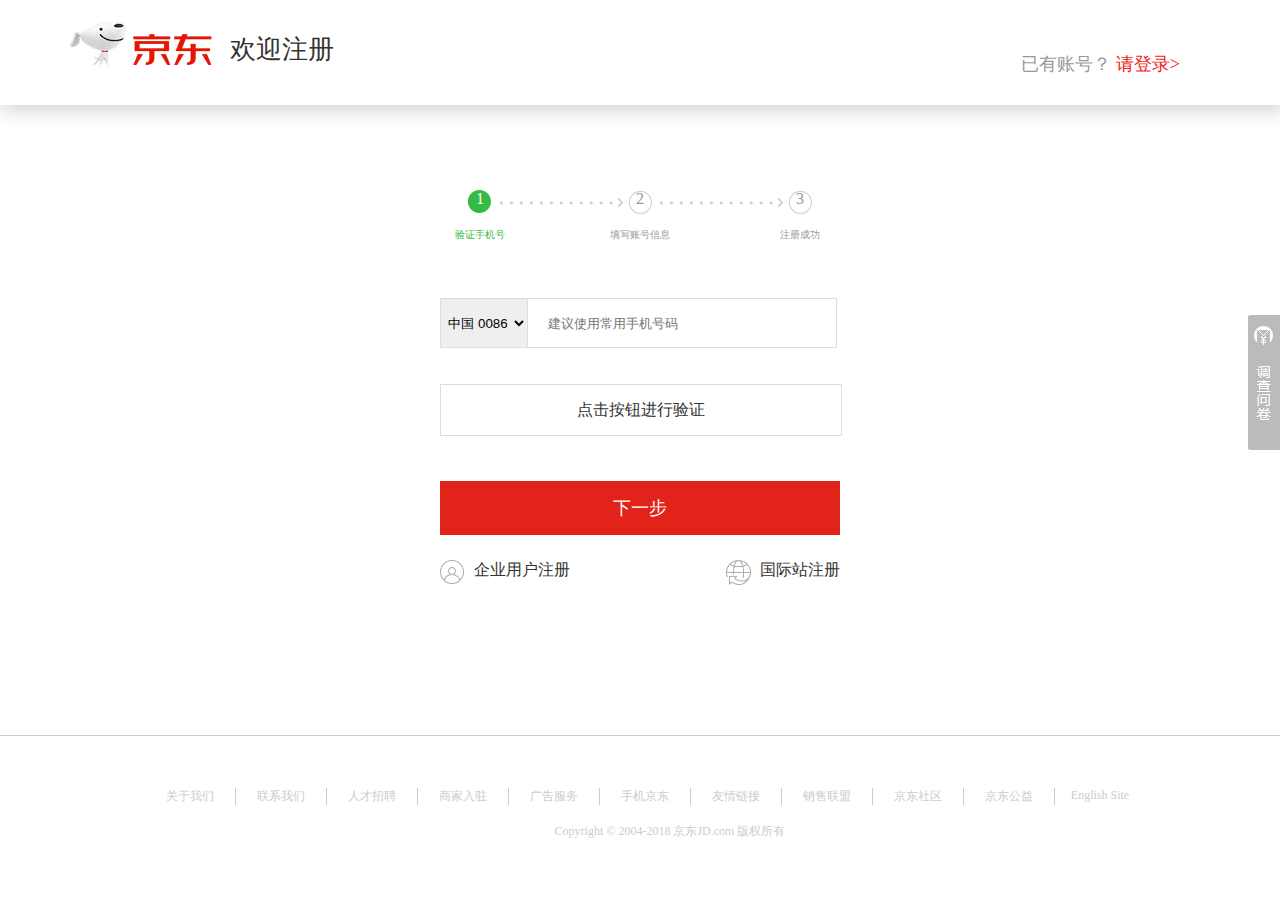
<file: register.html>
<!doctype html>
<html lang="en">
<head>
    <meta charset="UTF-8">
    <title>个人注册</title>
    <meta name="description" content="京东JD.COM-专业的综合网上购物商城,销售家电、数码通讯、电脑、家居百货、服装服饰、母婴、图书、食品等数万个品牌优质商品.便捷、诚信的服务，为您提供愉悦的网上购物体验!" />
    <meta name="Keywords" content="网上购物,网上商城,手机,笔记本,电脑,MP3,CD,VCD,DV,相机,数码,配件,手表,存储卡,京东" />
    <link rel="shortcut icon" href="favicon.ico"  type="x-icon"/>
    <link rel="stylesheet" href="css/register.css" />
    <!--<script src="js/register.js"></script>-->
    <script src="js/jquery-1.8.3.min.js"></script>
    <script src="js/register.js"></script>
</head>
<body>
    <!--网页头部-->
    <header>
        <div class="headerc"> <a href="index.html" class="logo"></a>
        <span>欢迎注册</span>
            <b>已有账号？ <a href="login.html">请登录></a></b>
        </div>

    </header>
    <!--侧边栏-->
    <div class="slide"></div>
    <!--中部内容-->
    <div class="container">
        <!--进度条-->
        <div class="progress">
            <div class="step1">
                <span>1</span>
                <b>验证手机号</b>
            </div>
            <div class="line1"></div>
            <div class="step2">
                <span>2</span>
                <b>填写账号信息</b>
            </div>
            <div class="line2"></div>
            <div class="step3">
                <span>3</span>
                <b>注册成功</b>
            </div>
        </div>
        <!--表单内容-->
        <div class="main">
            <div class="item-phone">
                <label for="phone">
                    <select name="" id=""><option value="dalu">中国 0086</option>
                        <option value="dalu">大陆</option>
                        <option value="kk">香港</option>
                        <option value="taiwang">台湾</option>
                    </select>
                </label>
                <div class="input">
                    <input type="text" id="phone" placeholder="建议使用常用手机号码"><br><span id="uMsg"></span>
                </div>
            </div>

            <div class="item-btn">
                <div class="itembtn">
                <img src="images/reg-pt.png" alt="">
                <b id="close2"></b></div>
                <span>点击按钮进行验证</span>
            </div>
            <div class="item-btn2">
                <span>下一步</span>
            </div>
            <div class="item-bm">
                <div class="bml">
                    <span></span>
                    <a href="javascript:;">企业用户注册</a>
                </div>
                <div class="bmr">
                    <a href="javascript:;">国际站注册</a><span></span>
                </div>
            </div>
        </div>
    </div>
    <!--网页底部-->
    <footer>
        <ul>
            <li>关于我们</li>
            <li>联系我们</li>
            <li>人才招聘</li>
            <li>商家入驻</li>
            <li>广告服务</li>
            <li>手机京东</li>
            <li>友情链接</li>
            <li>销售联盟</li>
            <li>京东社区</li>
            <li>京东公益</li>
            <li> English Site</li>
        </ul>
        <br>
        <p>				Copyright © 2004-2018  京东JD.com 版权所有</p>
    </footer>
<!--遮罩层-->
    <div class="bar"></div>
    <div id="show">
        <div class="show-title">
            <span>京东用户注册协议和隐私政策</span>
            <b id="close"></b>
        </div>
        <img src="images/zhezhao2.png" alt="">
        <div class="show-button">取消</div>
        <div class="show-button2">同意并继续</div>
    </div>

</body>
</html>
<script>
    var phone = document.getElementById("phone");
    var uMsg = document.getElementById("uMsg");
    var uBool=false;
        pBool=false;
    // 1.判断手机号码
    phone.onfocus = function(){
        uMsg.innerHTML ='请输入11位手机号码进行验证'
        // 去掉class 名称
        uMsg.className = '';
    }
    phone.onblur = function(){
        var val = this.value.trim();
        var reg = /^[1][3,4,5,7,8][0-9]{9}$/;
        if(val.length==0){
            uMsg.innerHTML = '手机号码不能为空';
            // 添加class 名称
            uMsg.className ='err';
            uBool = false;
        }else if(reg.test(val)){
            uMsg.innerHTML = '手机号码正确';
            // 添加class 名称
            uMsg.className ='succ';
            uBool = true;
        }else{
            uMsg.innerHTML ='手机号码格式不正确';
            uMsg.className ='err';
            uBool = false;
        }
    }
</script>
</file>
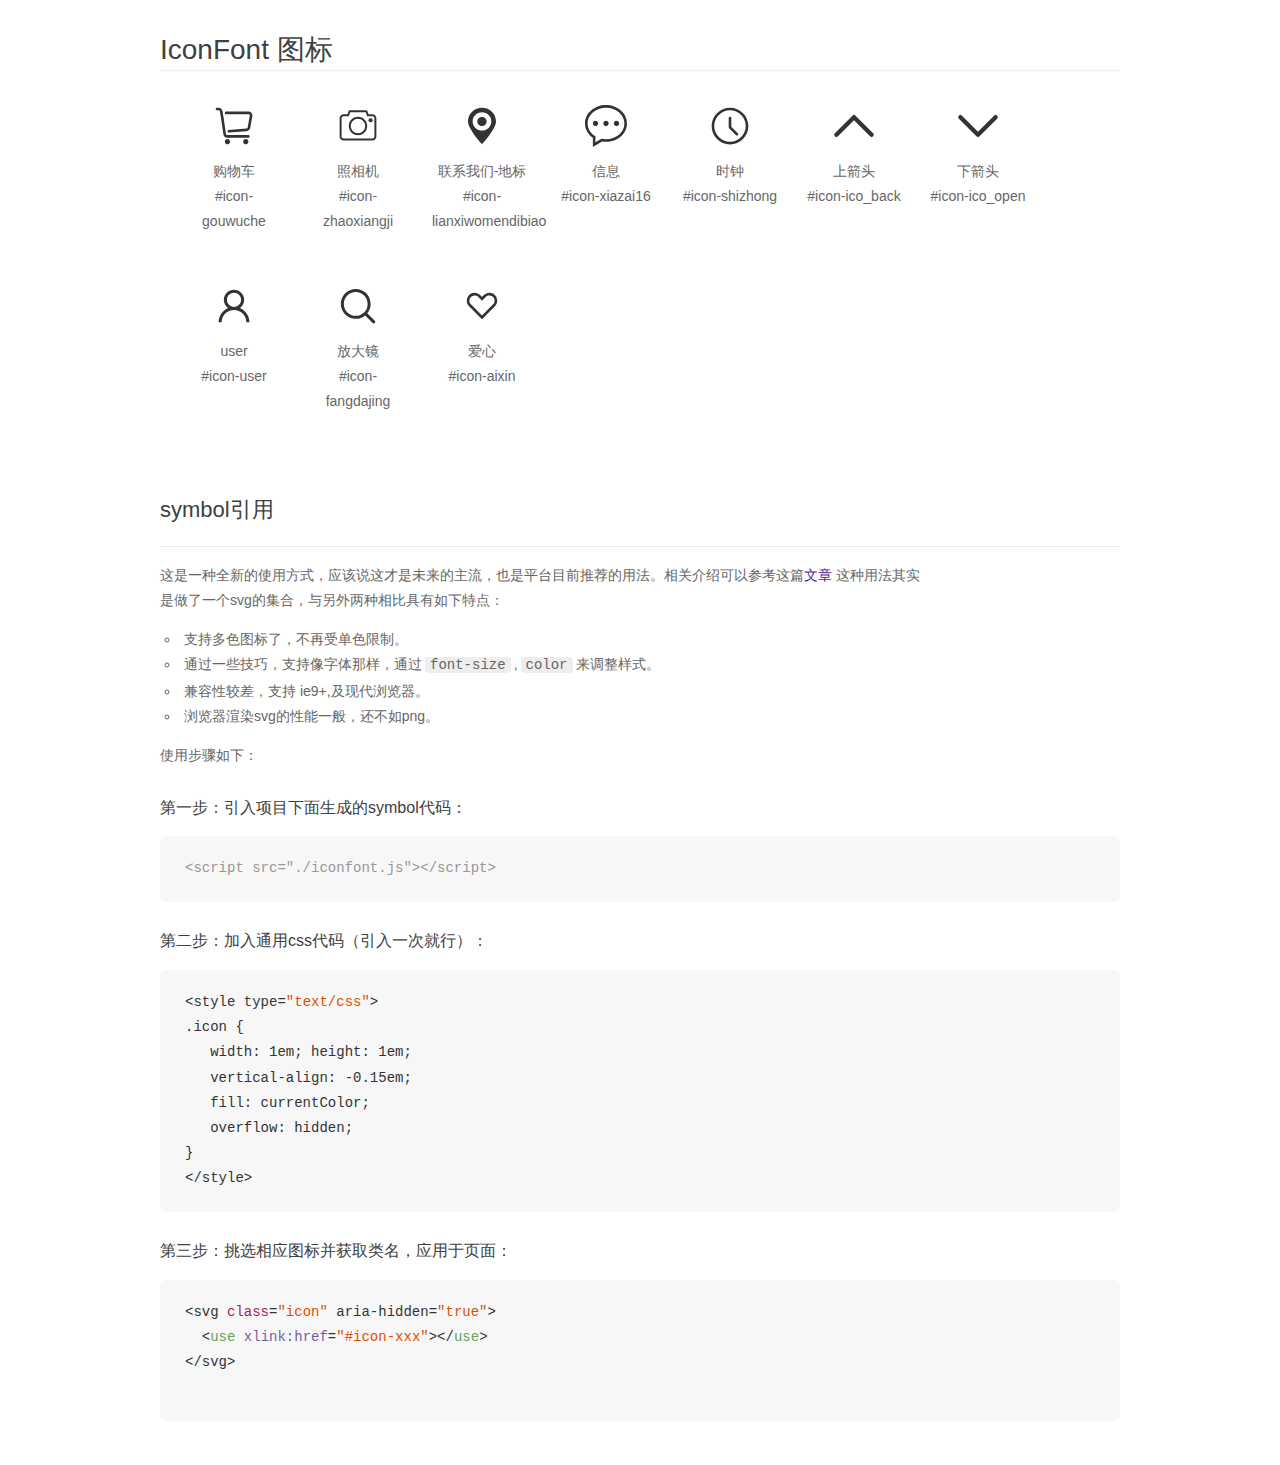
<file: download/font_qschek8grjc/demo_symbol.html>
<!DOCTYPE html>
<html>
<head>
    <meta charset="utf-8"/>
    <title>IconFont</title>
    <link rel="stylesheet" href="demo.css">
    <script src="iconfont.js"></script>

    <style type="text/css">
        .icon {
          /* 通过设置 font-size 来改变图标大小 */
          width: 1em; height: 1em;
          /* 图标和文字相邻时，垂直对齐 */
          vertical-align: -0.15em;
          /* 通过设置 color 来改变 SVG 的颜色/fill */
          fill: currentColor;
          /* path 和 stroke 溢出 viewBox 部分在 IE 下会显示
             normalize.css 中也包含这行 */
          overflow: hidden;
        }

    </style>
</head>
<body>
    <div class="main markdown">
        <h1>IconFont 图标</h1>
        <ul class="icon_lists clear">
            
                <li>
                    <svg class="icon" aria-hidden="true">
                        <use xlink:href="#icon-gouwuche"></use>
                    </svg>
                    <div class="name">购物车</div>
                    <div class="fontclass">#icon-gouwuche</div>
                </li>
            
                <li>
                    <svg class="icon" aria-hidden="true">
                        <use xlink:href="#icon-zhaoxiangji"></use>
                    </svg>
                    <div class="name">照相机</div>
                    <div class="fontclass">#icon-zhaoxiangji</div>
                </li>
            
                <li>
                    <svg class="icon" aria-hidden="true">
                        <use xlink:href="#icon-lianxiwomendibiao"></use>
                    </svg>
                    <div class="name">联系我们-地标</div>
                    <div class="fontclass">#icon-lianxiwomendibiao</div>
                </li>
            
                <li>
                    <svg class="icon" aria-hidden="true">
                        <use xlink:href="#icon-xiazai16"></use>
                    </svg>
                    <div class="name">信息</div>
                    <div class="fontclass">#icon-xiazai16</div>
                </li>
            
                <li>
                    <svg class="icon" aria-hidden="true">
                        <use xlink:href="#icon-shizhong"></use>
                    </svg>
                    <div class="name">时钟</div>
                    <div class="fontclass">#icon-shizhong</div>
                </li>
            
                <li>
                    <svg class="icon" aria-hidden="true">
                        <use xlink:href="#icon-ico_back"></use>
                    </svg>
                    <div class="name">上箭头</div>
                    <div class="fontclass">#icon-ico_back</div>
                </li>
            
                <li>
                    <svg class="icon" aria-hidden="true">
                        <use xlink:href="#icon-ico_open"></use>
                    </svg>
                    <div class="name">下箭头</div>
                    <div class="fontclass">#icon-ico_open</div>
                </li>
            
                <li>
                    <svg class="icon" aria-hidden="true">
                        <use xlink:href="#icon-user"></use>
                    </svg>
                    <div class="name">user</div>
                    <div class="fontclass">#icon-user</div>
                </li>
            
                <li>
                    <svg class="icon" aria-hidden="true">
                        <use xlink:href="#icon-fangdajing"></use>
                    </svg>
                    <div class="name">放大镜</div>
                    <div class="fontclass">#icon-fangdajing</div>
                </li>
            
                <li>
                    <svg class="icon" aria-hidden="true">
                        <use xlink:href="#icon-aixin"></use>
                    </svg>
                    <div class="name">爱心</div>
                    <div class="fontclass">#icon-aixin</div>
                </li>
            
        </ul>


        <h2 id="symbol-">symbol引用</h2>
        <hr>

        <p>这是一种全新的使用方式，应该说这才是未来的主流，也是平台目前推荐的用法。相关介绍可以参考这篇<a href="">文章</a>
        这种用法其实是做了一个svg的集合，与另外两种相比具有如下特点：</p>
        <ul>
          <li>支持多色图标了，不再受单色限制。</li>
          <li>通过一些技巧，支持像字体那样，通过<code>font-size</code>,<code>color</code>来调整样式。</li>
          <li>兼容性较差，支持 ie9+,及现代浏览器。</li>
          <li>浏览器渲染svg的性能一般，还不如png。</li>
        </ul>
        <p>使用步骤如下：</p>
        <h3 id="-symbol-">第一步：引入项目下面生成的symbol代码：</h3>
        <pre><code class="lang-js hljs javascript"><span class="hljs-comment">&lt;script src="./iconfont.js"&gt;&lt;/script&gt;</span></code></pre>
        <h3 id="-css-">第二步：加入通用css代码（引入一次就行）：</h3>
        <pre><code class="lang-js hljs javascript">&lt;style type=<span class="hljs-string">"text/css"</span>&gt;
.icon {
   width: <span class="hljs-number">1</span>em; height: <span class="hljs-number">1</span>em;
   vertical-align: <span class="hljs-number">-0.15</span>em;
   fill: currentColor;
   overflow: hidden;
}
&lt;<span class="hljs-regexp">/style&gt;</span></code></pre>
        <h3 id="-">第三步：挑选相应图标并获取类名，应用于页面：</h3>
        <pre><code class="lang-js hljs javascript">&lt;svg <span class="hljs-class"><span class="hljs-keyword">class</span></span>=<span class="hljs-string">"icon"</span> aria-hidden=<span class="hljs-string">"true"</span>&gt;<span class="xml"><span class="hljs-tag">
  &lt;<span class="hljs-name">use</span> <span class="hljs-attr">xlink:href</span>=<span class="hljs-string">"#icon-xxx"</span>&gt;</span><span class="hljs-tag">&lt;/<span class="hljs-name">use</span>&gt;</span>
</span>&lt;<span class="hljs-regexp">/svg&gt;
        </span></code></pre>
    </div>
</body>
</html>
</file>
<file: css/index.css>
* {
    margin: 0;
    padding: 0;
}
a {
    text-decoration: none;
}
.linjuan span:hover {
    color: #E33333;
}
li {
    list-style: none;
}
body {
    background: #F0F3EF;
    color: #666;
}
em,i,b {
    font-style: normal;
}
i {
    cursor: pointer;
}
img:hover {
    opacity: 0.8;
}
/*头部广告*/
header {
    height: 80px;
    background: url("../images/index-header.jpg")no-repeat center #0D2C96;
    cursor: pointer;
}
header i {
    display: block;
    width: 20px;
    height: 20px;
    float: right;
    margin-right: 80px;
    margin-top: 10px;
    background: rgba(0,0,0,.2);
}
header i img {
    width: 100%;
}

/*快速导航栏*/
.speednav {
    width: 100%;
    height: 30px;
    line-height: 30px;
    background-color: #E3E4E5;
    border-bottom: 1px solid #ddd;
    position: relative;
}
.sp {
    width: 1190px;
    height: 30px;
    margin: 0 79px;
}
.speednav .city {
    margin-left: 210px;
    position: relative;
}
.speednav .city2 {
    display: none;
    position: absolute;
    left: 0;
    top: 30px;
    z-index: 2;
    width: 320px;
    height: 360px;
    background: #fff;
    box-shadow: 0px 5px 5px rgba(0,0,0,.3);
}
.speednav .fr {
    float: right;
    margin-right: 10px;
}
.speednav .myjd {
    position: relative;
}
.speednav .myjd2 {
    width: 280px;
    height: 160px;
    display: none;
    position: absolute;
    left: 0px;
    top: 30px;
    z-index: 2;
    background: #fff;
    box-shadow: 0px 5px 5px rgba(0,0,0,.3);
}
.speednav .caigou {
    position: relative;
}
.speednav .caigou2 {
    width: 158px;
    height: 70px;
    display: none;
    position: absolute;
    left: 0px;
    top: 30px;
    z-index: 5;
    background: #fff;
    box-shadow: 0px 5px 5px rgba(0,0,0,.3);
}
.speednav .kehu {
    position: relative;
}
.speednav .kehu2 {
    width: 158px;
    height: 250px;
    display: none;
    position: absolute;
    left: -86px;
    top: 30px;
    z-index: 6;
    background: #fff;
    box-shadow: 0px 5px 5px rgba(0,0,0,.3);
}
.speednav .wzdaohan2 {
    width: 1190px;
    height: 180px;
    display: none;
    position: absolute;
    left: 80px;
    top: 30px;
    z-index: 7;
    background: #fff;
    box-shadow: 0px 5px 5px rgba(0,0,0,.3);
}
.speednav ul {
    float: left;
}
.speednav ul:nth-child(2)>li:nth-child(1)>a:nth-child(1) {
    color: #f10215;
}
.speednav ul li {
    float: left;
}
.speednav i {
    font-family: "icomoon";
    font-style: normal;
    color: #ccc;
}
.speednav li a {
    font-size: 12px;
    color: #999;
}
.speednav li a:hover {
    color: #f10215;
}
.speednav .space {
    width: 1px;
    height: 10px;
    background-color: #ccc;
    margin: 12px  12px 0;
}
.speednav .phone {
    position: relative;
}
.speednav .phone img {
    position: absolute;
    left: -8px;
    top: 24px;
    border: 1px solid #ccc;
    padding: 3px;
}
/*中间部分*/
.wrapper {
    margin: 0 80px;
}
/*logo*/
.middle {
    height: 140px;
    position: relative;
}
.logo {
    position: absolute;
    top: -30px;
    left: 0;
    box-shadow: 0px -2px 5px rgba(0,0,0,.3);
}
.logo a {
    display: block;
    width: 190px;
    height: 170px;
    background: #fff url(../images/index-logo.png) no-repeat;
}
/*下拉搜索框*/
.fixed{
    position: fixed;
    top:0;
    left:0;
    z-index: 9999;
}
#search-mm,.search-css {
    width: 100%;
    border-bottom: 2px solid #e33333;
    display: none;
    background: #fff;
}
.search-m {
    margin: auto;
    width: 1190px;
    height: 48px;
    position: relative;
    z-index: 18;
}
.search-logo {
    display: block;
    position: absolute;
    left: 0;
    top: 4px;
    width: 125px;
    height: 40px;
}
.search-logo a {
    overflow: hidden;
    display: block;
    width: 125px;
    height: 40px;
}
.search-logo a img {
    width: 100%;
    height: 100%;
}
.search-form {
    position: absolute;
    left: 320px;
    top: 6px;
    width: 550px;
    height: 35px;
}
.search-bg,.search-form input {
    background-color: #efefef;
    left: 0;
    padding: 4px 44px 4px 4px;
    width: 450px;
    height: 25px;
    border: 1px solid transparent;
    line-height: 25px;
    font-size: 14px;
}
.search-form input {
    background: transparent;
}
.search-form span {
    position: absolute;
    right: 65px;
    top: 10px;
    width: 19px;
    height: 15px;
    overflow: hidden;
}
.search-form button {
    width: 50px;
    height: 35px;
    line-height: 35px;
    border: none;
    background-color: #f10215;
    font-size: 12px;
    font-weight: 700;
    color: #fff;
    position: absolute;
    top: 0;
    right: 0;
    outline: none;
}

/*搜索框*/
.search {
    width: 550px;
    height: 35px;
    position: absolute;
    top: 25px;
    left: 320px;
}
.search input {
    width: 492px;
    height: 35px;
    float: left;
    font-size: 14px;
    padding-left:3px;
    outline: none;
    border: 0;
}
.search button {
    width: 50px;
    height: 35px;
    background-color: #f10215;
    float: left;
    outline: none;
    border: 0;
}
/*
.search button i {
    font-family: 'icomoon';
    font-style: normal;
    color: #fff;
    E3E4E5
}*/
.keywords {
    position: absolute;
    top: 68px;
    left: 320px;
}
.keywords a {
    color: #999;
    font-size: 12px;
    margin-left: 6px;
}
.keywords a:first-child {
    color: #f10215;
    margin-left: 0;
}
.keywords a:hover {
    color: #f10215;
}
/*购物车*/
.shoppingcar {
    width: 190px;
    height: 33px;
    line-height: 33px;
    border: 1px solid #E3E4E5;
    position: absolute;
    top: 25px;
    right: 108px;
    background-color: #fff;
    text-align: center;
    color: #f10215;
}
/*.shoppingcar i {
    font-family: 'icomoon';
    margin-right: 5px;
    font-style: normal;
}*/
.shoppingcar span {
    width: 15px;
    height: 15px;
    background-color: #f10215;
    border-radius: 50%;
    position: absolute;
    top: 5px;
    right: 35px;
    font-size: 12px;
    color: #fff;
    line-height: 15px;
}
.shoppingcar a {
    font-size: 12px;
    color: #f10215;
}
/*中间导航部分*/
.nav-middle {
    width: 780px;
    height: 40px;
    position: absolute;
    bottom: 0;
    left: 200px;
    line-height: 40px;
}
.nav-middle li {
    float: left;
    margin-left: 32px;
}
.nav-middle li a {
    font-size: 14px;
    color: #333;
}
.nav-middle li a:hover {
    color: #f10215;
}
.nav-middle .space {
    width: 1px;
    height: 10px;
    background-color: #ccc;
    margin:16px -15px 0 15px;
}
/* 品牌日 */
.pingp {
    position: absolute;
    bottom: 7px;
    right: 0;
}
/*版心*/
.contain {
    height: 480px;
    width: 1190px;
}
/*版心左部分*/
.cleft {
    width: 190px;
    height: 100%;
    color: #fff;
    font-size: 14px;
    position: relative;
    float: left;
}
.cleft-img {
    width: 250px;
    height: 480px;
	position: absolute;
    top: 0;
    left: -250px;
}
.cleft-img2 {
    position: absolute;
    top: 0;
    left: 250px;
    z-index: 999;
    width: 0;
    height: 480px;
    /*background: url(../images/ad-r.jpg);*/
    transition: all 0.8s;
}
.cleft a {
    color: #626262;
    font-size: 14px;
}
.cleft a:hover {
    color: #f10215;
}
.cleft ul {
    padding: 11px 0;
    background: #fff;
    border-top: 1px solid #EDEDED;
}
.cleft ul li {
    padding-left: 12px;
    height: 27px;
    line-height: 27px;
    margin-left: 12px;
}

/*二级目录*/
#two li:hover {
    background: #d9d9d9;
}
#two {
    position: relative;
}
.cleft .dianqi2 {
    width: 1000px;
    height: 480px;
    display: none;
    z-index: 10;
    padding: 10px;
    box-sizing: border-box;
    position: absolute;
    left: 190px;
    top: 0px;
    background: #fff;
    border: 0;
    box-shadow: 0px 3px 3px rgba(0,0,0,.3);
}
.cleft .dianqi2 .dqmenutit {
    height: 445px;
    border: 0;
}
#two li:hover .dianqi2{
    display: block;
}
.cleft .dqmenutit li {
    padding: 6px;
    float: left;
    font-size: 12px;
    background: #333;
    height: 12px;
    line-height: 12px;
}

.cleft .dqmenutit dl {
    font-weight: 700;
    margin: 0px 10px 0px 10px;
    text-align: right;
    height: 33px;
    width: 898px;
    position: relative;
    padding-left: 80px;
}
.cleft .dqmenutit dl:first-of-type{
    margin-top: 30px;
}
.cleft .dqmenutit dt {
    height: 38px;
    color: #666;
    overflow: hidden;
    position: absolute;
    left: 0;
    top: 0px;
    width: 76px;
    text-align: right;
    font-weight: 700;
}
.cleft .dqmenutit dd {
    float: left;
    font-weight: 400;
    padding: 10px 0px;
}
.cleft .dqmenutit dd a {
    height: 12px;
    line-height: 12px;
    color: #626262;
    display: block;
    font-size: 12px;
    border-left: 1px solid #ccc;
    padding: 0 12px;
}
/*轮播图banner*/
.lbt {
    float: left;
    width: 590px;
    height: 470px;
    margin-top: 10px;
    margin-left: 10px;
    cursor: pointer;
}
#box {
    width: 590px;
    height: 470px;
    position: relative;
}
#slider-yuandian2 {
    z-index: 1;
    margin-left: 0;
    position: absolute;
    left: 46px;
    bottom: 20px;
    text-align: center;
}
#slider-yuandian2 i {
    position: relative;
    display: inline-block;
    width: 16px;
    height: 16px;
    margin-right: 1px;
    border-radius: 50%;
}
#slider-yuandian2 i::after {
    content: "";
    display: block;
    position: absolute;
    left: 3px;
    top: 3px;
    width: 6px;
    height: 6px;
    border-radius: 50%;
    border: 2px solid #b9beba;
}
.slider-active2 {
    background: rgba(255,255,255,0.5);
}
.slider-active2::after {
    border: 2px solid transparent;
    background: #fff;
}
#box .img li img {
    width: 590px;
    height: 470px;
}
#box .img li img:hover {
    opacity: 1;
}
#box .img li {
    display: none;
}
#box .img .show {
    display: block;
}
#ltr div {
    position: absolute;
    z-index: 1;
    top: 50%;
    margin-top: -20px;
    width: 24px;
    height: 40px;
    background-color: #aeb5ad;
    background-color: rgba(0,0,0,.2);
    color: #fff;
    color: hsla(0,0%,100%,.4);
    line-height: 40px;
    text-align: center;
    font-size: 20px;
}
#ltr div:hover {
    color: #fff;
    background-color: rgba(0,0,0,.7);
}
#ltr .right {
    right: 0;
}
/*版心中部分*/
.cmiddele {
    width: 190px;
    height: 470px;
    margin-left: 10px;
    float: left;
}
.cm-top {
    width: 190px;
    height: 150px;
    margin-top: 10px;
}
.cm-top img {
    width: 100%;
    cursor: pointer;
}

/*版心右部分*/
.cright {
    width: 190px;
    height: 470px;
    margin-left: 10px;
    margin-top: 10px;
    float: left;
    background: #fff;
}
.user-login {
    margin: -10px auto 5px;
    display: block;
    width: 55px;
    height: 55px;
    border: 5px solid #e3e1df;
    border-radius: 50%;
    overflow: hidden;
    box-shadow: 3px 6px 25px #c3c3c3;
}
.user-login img {
    display: block;
    width: 55px;
    height: 55px;
    cursor: pointer;
}
/*版心右部分头部*/
.cright-top {
    width: 190px;
    height: 140px;
    text-align: center;
}
.cright-top p {
    color: #6A6A6A;
    font-size: 14px;
}
.cright-top p a {
    color: #6A6A6A;
}
.cright-top a:hover {
    color: #f10215;
}
.user-btn {
    margin-top: 10px;
    height: 25px;
}
.user-btn .ubtn1 {
    display: inline-block;
    margin: 0 5px;
    width: 70px;
    height: 25px;
    line-height: 25px;
    font-size: 12px;
    text-align: center;
    color: #e43f3b;
    border-radius: 13px;
    box-shadow: 6px 8px 20px rgba(45,45,45,.15);
    transition: background .3s ease,color .3s ease;
}
.user-btn .ubtn1:hover,.user-btn .ubtn2:hover {
    background: #E01424;
    color: #fff;
}
.user-btn .ubtn2 {
    background: #363634;
    color: #e5d790;
    display: inline-block;
    margin: 0 5px;
    width: 70px;
    height: 25px;
    line-height: 25px;
    font-size: 12px;
    text-align: center;
    border-radius: 13px;
    box-shadow: 6px 8px 20px rgba(45,45,45,.15);
    transition: background .3s ease,color .3s ease;
    cursor: pointer;
}
/*版心右部分中选项卡*/
.cright-tab {
    width: 190px;
    height: 122px;
    padding-top: 8px;
}
.cright-tabtitle {
    padding: 8px 0 0;
    position: relative;
    height: 13px;
    line-height: 13px;
}
#tabt1,#tabt2 {
    float: left;
    font-size: 12px;
    color: #333;
    padding-right: 15px;
    padding-left: 15px;
    position: relative;
}
#tabt1 {
    border-right: 1px solid #dfe0e1;
}
.newtab-active {
    position: absolute;
    bottom: -3px;
    left: 0;
    margin-left: 13px;
    width: 27px;
    height: 2px;
    background: #db192b;
    transform: translateX(0);
    transition: transform .3s ease;
}
.tabmore {
    position: absolute;
    right: 12px;
    top: 8px;
    font-size: 12px;
    color: #666;
}
.cright-tabcontent {
    position: relative;
    padding-top: 10px;
    margin: 0 15px;
    height: 88px;
}
.cright-tabitem1 {
    display: block;
}
.cright-tabitem1 li,.cright-tabitem2 li {
    font-size: 12px;
    line-height: 22px;
    max-width: 160px;
    width: 160px;
    white-space: nowrap;
    text-overflow: ellipsis;
    overflow: hidden;
    color: #666;
    text-align: left;
}
.cright-tabitem2 {
    display: none;
}
/*版心右部分服务*/
.cr-servicetab {
    overflow: hidden;
    position: relative;
    height: 190px;
    transition: all .2s ease;
}
.service-entry {
    /*display: none;*/
    overflow: hidden;
    padding: 18px 11px 11px;
}
.service-list {
    width: 168px;
    height: 165px;
}
.service-item {
    position: relative;
    float: left;
    width: 42px;
    height: 55px;
    background: #fff;
    text-align: center;
}
.service-item i {
    display: block;
    width: 21px;
    height: 22px;
    margin: 4px auto 0;
}
.service-item span {
    display: block;
    height: 25px;
    line-height: 25px;
    border-bottom: 2px solid #fff;
    color: #bea68d;
    transition: color .15s ease;
    font-size: 13px;
}
.service-item span:hover {
    color: #f10215;
}
.service-item .sitem1 {
    background: url("../images/sprite.service.png") no-repeat 0px -44px;
}
.service-item .sitem2 {
    background: url("../images/sprite.service.png") no-repeat -30px -44px;
}
.service-item .sitem3 {
    background: url("../images/sprite.service.png") no-repeat -175px -44px;
}
.service-item .sitem4 {
    background: url("../images/sprite.service.png") no-repeat -89px -44px;
}
.service-item .sitem5 {
    background: url("../images/sprite.service.png") no-repeat -118px -44px;
}
.service-item .sitem6 {
    background: url("../images/sprite.service.png") no-repeat -118px -72px;
}
.service-item .sitem7 {
    background: url("../images/sprite.service.png") no-repeat -60px -44px;
}
.service-item .sitem8 {
    background: url("../images/sprite.service.png") no-repeat 0px -72px;
}
.service-item .sitem9 {
    background: url("../images/sprite.service.png") no-repeat -30px -72px;
}
.service-item .sitem10 {
    background: url("../images/sprite.service.png") no-repeat -60px -72px;
}
.service-item .sitem11 {
    background: url("../images/sprite.service.png") no-repeat -89px -72px;
}
.service-item .sitem12 {
    background: url("../images/sprite.service.png") no-repeat -145px -44px;
}
.service-entry2 {
    display: none;
    position: relative;
    z-index: 1;
    width: 168px;
    height: 180px;
    padding: 0 11px;
    background-color: #fff;
    margin-top: 20px;
    font-size: 12px;
    color: #666;
    display: block;
}
.entry2-title {
    height: 21px;
    padding-top: 12px;
    overflow: hidden;
}
#entry2-close {
    cursor: pointer;
    z-index: 8;
    position: absolute;
    right: 15px;
    top: -15px;
    width: 12px;
    height: 12px;
    display: block;
    background: url("../images/x.png");
}
.entry2-title li {
    float: left;
    width: 56px;
}
.entry2-title .entry2-select{
    color: #e40015;
}
.entry2-title li a {
    display: block;
    line-height: 16px;
    height: 21px;
    color: #666;
}
.entry2-content {
    position: relative;
    height: 146px;
}
.form-top {
    margin-top: 5px;
    overflow: hidden;
}
.form-top dt,.form-bottom dt {
    display: inline;
    width: 34px;
    float: left;
}
.form-top dd,.form-bottom dd {
    float: left;
    display: inline;
}
.form-top .input-phone {
    color: #c2c2c2;
    float: left;
    width: 124px;
    height: 16px;
    margin: 0;
    line-height: 20px;
    border: 1px solid #e7e7e7;
    text-indent: 0.6em;
}
.form-bottom {
    margin-top: 8px;
    height: 20px;
}
.form-bottom .entry2-select {
    height: 20px;
    width: 126px;
    border: 1px solid #e7e7e7;
}
.entry2-select option {
    display: block;
    min-height: 1.2em;
    padding: 0px 2px 1px;
}
.price-box {
    padding-top: 5px;
    text-align: left;
}
.price-box span {
    color: #e40015;
}
.entry2-content .entry2-btn {
    margin-top: 5px;
    height: 20px;
    width: 60px;
    display: inline-block;
    position: absolute;
    left: 0;
}
.entry2-btn .btn-submit {
    width: 60px;
    height: 20px;
    line-height: 20px;
    background: #e40015;
    color: #fff;
    border: 0;
    border-radius: 10px;
    margin-right: 8px;
    text-align: center;
}
.entry2-content p {
    position: absolute;
    left: 0;
    color: #5476db;
    display: inline-block;
    height: 20px;
    line-height: 20px;
    overflow: hidden;
    margin-top: 26px;
    font-size: 12px;
}
/*秒杀*/
.miaosha {
    width: 1190px;
    height: 275px;
    margin: 30px auto;
    color: #fff;
}
.ms-left,.ms-right {
    float: left;
}
/*秒杀左部分*/
.ms-left {
    width: 190px;
    height: 275px;
    cursor: pointer;
    background: #e83632;
    position: relative;
    float: left;
}
.msl-tit {
    position: absolute;
    left: 0;
    top: 42px;
    width: 100%;
    text-align: center;
    font-size: 34px;
}
.msl-subtit {
    position: absolute;
    left: 0;
    top: 90px;
    width: 100%;
    font-size: 20px;
    text-align: center;
    color: rgba(255, 255, 255, 0.5);
}
.ms-left i {
    position: absolute;
    left: 86px;
    top: 126px;
    display: block;
    width: 20px;
    height: 33px;
    background-image: url(../images/sprite.seckill.png);
    background-position: -35px -25px;
}
.msl-hs {
    position: absolute;
    left: 0;
    top: 170px;
    width: 100%;
    text-align: center;
    font-size: 16px;
}
.msl-djs {
    position: absolute;
    top: 212px;
    left: 30px;
    height: 40px;
    width: 135px;
}
.djs-item {
    position: relative;
    float: left;
    width: 40px;
    height: 40px;
    text-align: center;
    background-color: #2f3430;
    margin-right: 5px;
}
.djs-item .djs-txt {
    position: relative;
    line-height: 40px;
    font-weight: bold;
    font-size: 26px;
}
/*秒杀右部分*/
.ms-right {
    width: 1000px;
}
/*小切图*/
.msr-qietu {
    position: relative;
    width: 800px;
    height: 275px;
    float: left;
}
.msr-list {
    overflow: hidden;
    height: 275px;
}
.list-wrapper {
    width: 5600px;
    height: 275px;
    overflow: hidden;
    position: absolute;
}
.wrapper-list {
    position: relative;
    height: 275px;
    width: 800px;
}
.list-wrapper .msrlist-item {
    box-sizing: border-box;
    position: relative;
    float: left;
    width: 200px;
    height: 275px;
    background: #fff;
    cursor: pointer;
    border-right: 1px solid #F0F0F0;
}
.msrlist-itemx {
    position: relative;
    display: block;
    width: 190px;
    height: 275px;
    text-align: center;
    margin: auto;
}
.msrlist-itemx img {
    position: absolute;
    width: 140px;
    height: 140px;
    left: 50%;
    margin-left: -70px;
    top: 40px;
}
.msrlist-itemx p {
    font-size: 12px;
    color: #666;
    position: absolute;
    top: 190px;
    left: 0;
    width: 160px;
    padding: 0 15px;
    line-height: 30px;
    text-overflow: ellipsis;
    overflow: hidden;
    white-space: nowrap;
}
.mslist-btn {
    position: absolute;
    left: 15px;
    top: 230px;
    width: 160px;
    height: 20px;
    padding: 1px;
    background: #e6382f;
    line-height: 20px;
}
.mslist-btn span {
    float: left;
    width: 80px;
    height: 20px;
    text-align: center;
    color: #fff;
    font-size: 14px;
}
.mslist-btn .spandel {
    color: #b7bcb8;
    font-size: 12px;
    background: #fff;
}
.control-prev,.control-next {
    position: absolute;
    top: 50%;
    width: 18px;
    height: 40px;
    line-height: 40px;
    background-color: #d9d9d9;
    margin-top: -20px;
    font-size: 20px;
    z-index: 10;
    border: none;
    outline: none;
    color: #ffffff;
    cursor: pointer;
}
.control-next {
    right: 0;
}
.control-prev:hover,.control-next:hover {
    background-color: rgba(0,0,0,.4);
}
/*秒杀小轮播*/
.msr-lunbo {
    position: relative;
    float: left;
    width: 180px;
    height: 260px;
    padding: 8px 10px 7px;
    background: #fff;
}
.msr-lunbo img {
    width: 100%;
}
.msr-yuandian {
    position: absolute;
    bottom: 0;
    left: 43%;
    text-align: center;
    margin-bottom: 6px;
}
.msr-yuandian i {
    background: #c0c0c0;
    width: 6px;
    height: 6px;
    margin: 4px;
    position: relative;
    border-radius: 50%;
    display: inline-block;
}

/*中部内容1*/
.content1 {
    width: 1190px;
    height: 450px;
}
/*排行榜*/
.content1-left {
    float: left;
    width: 386.5px;
    height: 450px;
    margin: 0 10px 30px 0;
    position: relative;
}
.content1-left .slider-yuandian {
    position: absolute;
    bottom: 5px;
}
.px-title {
    height: 60px;
    padding: 0 20px;
}
.px-title span {
    float: left;
    font-size: 14px;
    color: #999;
    height: 20px;
    line-height: 20px;
    margin: 12px 0 0 10px;
}
.px-tab {
    width: 386.5px;
    height: 355px;
    position: relative;
    overflow: hidden;
}
.px-tab .tb1 {
    display: block;
}
.px-tab .tb2 {
    display: none;
}
.tab-head {
    height: 34px;
    line-height: 34px;
    text-align: center;
    background: #f7f7f7;
}
.tabhead-item {
    float: left;
    width: 77px;
    cursor: pointer;
    white-space: nowrap;
    overflow: hidden;
}
.tabhead-item a {
    font-size: 12px;
    color: #666;
}
.tabhead-item a:hover {
    color: #e33333;
}
.tabhead-item .item-active {
    color: #e33333;
}
.tab-body {
    position: absolute;
    height: 321px;
    width: 780px;
}
.px-slider {
    margin: 0 20px;
    height: 321px;
    /*float: left;*/
    overflow: hidden;
    position: absolute;
}
#pxslider2,#pxslider3 {
    /*position: absolute;*/
    /*display: none;*/
    z-index: 1;
    left: 380px;
}
.px-list {
    float: left;
    width: 350px;
    height: 321px;
    overflow: hidden;
}
.px-item {
    height: 107px;
}
.px-item a {
    position: absolute;
    display: block;
    height: 107px;
}
.px-item a span {
    float: left;
    width: 30px;
    height: 40px;
    margin: 36px 0 0 10px;
    line-height: 40px;
    font-size: 32px;
    text-align: center;
    font-weight: 700;
    color: #e74240;
}
.px-item a p {
    display: block;
    margin-left: 125px;
    margin-right: 20px;
    padding-top: 40px;
    height: 32px;
    line-height: 16px;
    font-size: 12px;
    overflow: hidden;
    color: #333;
}
.px-img {
    width: 80px;
    height: 80px;
    float: left;
    margin-top: 15px;
}
.content1-left p:hover {
    color: #e33333;
}
    /*会员专辑*/
.huiyuan {
    position: relative;
    z-index: 2;
}
/*领劵中心*/
.linjuan {
    position: relative;
}
.linjuan .slider-yuandian {
    position: absolute;
    bottom: 5px;
}
.linjuan-slider {
    position: relative;
    width: 350px;
    height: 355px;
    margin: 0 20px;
    overflow: hidden;
}
.ljslider-wrapper {
    width: 700px;
    height: 355px;
}
/*.ljslider-wrapper .slider-yuandian {
    position: absolute;
    !*bottom: -25px;*!
    bottom: -20px;
    z-index: 18;
}*/
.linjuan-list {
    width: 355px;
    height: 350px;
    float: left;
    overflow: hidden;
}
.linjuan-item {
    position: relative;
    border-radius: 6px;
    overflow: hidden;
    background: #f6f6f6;
}
.linjuan-item::before {
    content: '';
    display: block;
    position: absolute;
    z-index: 17;
    top: -8px;
    right: 54px;
    width: 16px;
    height: 16px;
    border-radius: 50%;
    background: #fff;
}
.linjuan-item a {
    display: block;
    height: 118px;
    overflow: hidden;
}
.linjuan-img {
    float: left;
    margin: 14px 0 0 10px;
    width: 70px;
    height: 70px;
    padding: 10px;
    border-radius: 50%;
    background: #fff;text-align: center;
}
.linjuan-img img {
    width: 89%;
    height: 89%;
}
.linjuan-more {
    float: right;
    height: 100%;
    line-height: 118px;
    margin-right: 34px;
    font-size: 12px;
    color: #333;
}
.linjuan-more span {
    display: inline-block;
    width: 1px;
    line-height: 15px;
    vertical-align: middle;
}
.linjuan-info {
    padding-top: 15px;
    margin: 0 72px 0 110px
}
.info-top {
    display: block;
    height: 38px;
    line-height: 38px;
    font-size: 14px;
    color: #e33333;
}
.info-top i {
    margin-right: 3px;
    font-weight: 400;
    font-size: 16px;
}
.info-top span {
    font-size: 34px;
    font-weight: 700;
}
.info-middle {
    color: #b1b3b0;
    font-size: 14px;
    line-height: 24px;
    height: 24px;
}
.linjuan-info p {
    color: #767b77;
    font-size: 14px;
    line-height: 24px;
    height: 24px;
    white-space: nowrap;
    overflow: hidden;
    text-overflow: ellipsis;
}
/*内容第二部分*/
.content2 {
    width: 1190px;
    height: 480px;
    margin: 25px auto 0 auto;
}
.content2-box {
    float: left;
    width: 386.5px;
    height: 450px;
    margin: 0 10px 30px 0;
    background: #fff;
}
/*公用box*/
.box-head {
    height: 60px;
    padding: 0 20px;
}
.box-head-link {
    display: inline-block;
    /*position: relative;*/
    height: 40px;
    margin: 8px 0 0 0;
}
.box-head-link h3 {
    float: left;
    font-weight: normal;
    font-size: 22px;
    color: #222;
    line-height: 44px;
}
.box-head-link i {
    float: left;
    position: relative;
    top: 11px;
    left: 4px;
    width: 23px;
    height: 23px;
    background: url("../images/rightarrow.png") no-repeat 0 0;
}
.box-head-link span {
    float: left;
    font-size: 14px;
    color: #999;
    height: 20px;
    line-height: 20px;
    margin: 12px 0 0 10px
}
/*觅me*/
.box-body {
    position: relative;
}
.mime-slider {
    position: relative;
    width: 350px;
    height: 356px;
    margin: 0 auto;
}
.slider-list {
    position: relative;
    height: 356px;
    overflow: hidden;
}
.slider-list::after {
    content: '';
    position: absolute;
    width: 100%;
    height: 1px;
    bottom: 0;
    left: 0;
    background: #f5f5f5;
}
.slider-wrapper {
    width: 1750px;
}
.slider-item {
    float: left;
    width: 350px;
    height: 100%;
    text-align: center;
}
.slider-item img {
    width: 100%;
    height: 250px;
}
.slider-item span {
    font-size: 16px;
    color: #333;
    height: 50px;
    line-height: 50px;
    white-space: nowrap;
    overflow: hidden;
    text-overflow: ellipsis;
}
.slider-item p {
    font-size: 14px;
    color: #999;
    height: 40px;
    line-height: 20px;
    overflow: hidden;
}
.slider-yuandian  {
    margin-left: -25.5px;
    position: absolute;
    bottom: -26px;
    left: 50%;
    text-align: center;
}
.slider-yuandian i {
    position: relative;
    display: inline-block;
    width: 16px;
    height: 16px;
    margin-right: 1px;
    border-radius: 50%;
}
.slider-yuandian i::after {
    content: "";
    display: block;
    position: absolute;
    left: 3px;
    top: 3px;
    width: 6px;
    height: 6px;
    border-radius: 50%;
    border: 2px solid #b9beba;
}
.slider-active {
    background: #fdd9dd;
}
i.slider-active::after {
    border: 2px solid transparent;
    background: #eb3436;
}
/*发现好货*/
.goodrec-wrapper {
    width: 390px;
    height: 378px;
    padding-top: 10px;
    overflow: hidden;
}
.goodrec-list {
    margin: 0 0 0 15px;
    height: 368px;
}
.goodrec-item {
    float: left;
    width: 180px;
    height: 184px;
    text-align: center;
}
.goodrec-item span:hover,.goodrec-item p:hover{
    color: #e33333;
}
.goodrec-item a {
    display: block;
}
.goodrec-item img {
    display: block;
    width: 110px;
    height: 110px;
    margin: 0 auto;
}
.goodrec-item span {
    display: block;
    font-size: 14px;
    height: 16px;
    line-height: 16px;
    font-weight: 700;
    color: #3e8c96;
    padding: 0 10px;
    overflow: hidden;
    margin-top: 20px;
    white-space: nowrap;
}
.goodrec-item p {
    display: block;
    font-size: 12px;
    line-height: 14px;
    height: 14px;
    padding: 0 8px;
    margin-top: 6px;
    color: #666;
    white-space: nowrap;
    text-overflow: ellipsis;
    overflow: hidden;
}
/*会逛*/
.huishop-top {
    position: relative;
    width: 350px;
    height: 250px;
    margin: 0 auto;
}
.huishop-top a {
    display: block;
}
.huishop-top img {
    width: 100%;
    height: 100%;
}
.huishop-bottom {
    width: 360px;
    overflow: hidden;
    margin: 10px auto 0;
}
.huishop-item {
    float: left;
    width: 110px;
    height: 110px;
    margin: 0 5px;
}
.huishop-bottom a {
    display: block;
}
.huishop-bottom img {
    width: 100%;
    height: 100%;
}
/*内容页1*/
/*智能先锋*/
.stage1,.stage1-1 {
    height: 520px;
    width: 1190px;
    margin: 0 auto;
}
.stage1-title {
    width: 1190px;
    margin: 0 auto;
}
.stage1-title h3 {
    position: relative;
    width: 150px;
    height: 45px;
    line-height: 45px;
    font-size: 28px;
    font-weight: normal;
    text-align: center;
    padding: 0 50px;
    margin: 0 auto 20px;
    overflow: hidden;
    color: #222;
}
.stage1-title h3::before {
    left: 0;
}
.stage1-title h3::after {
    right: 0;
}
.stage1-title h3::before,.stage1-title h3::after {
    content: "";
    position: absolute;
    top: 19px;
    width: 50px;
    height: 3px;
    display: block;
    background: #222;
}
.body-wrapper {
    margin: 0 0 0 20px;
}
.body-wrapper a {
    display: block;
}
.body-img {
    display: block;
    width: 350px;
    height: 180px;
    margin-bottom: 10px;
}
.body-img img {
    width: 100%;
    height: 100%;
}
.body-img2 {
    float: left;
    display: block;
    width: 170px;
    height: 180px;
    margin: 0 10px 10px 0;
}
.body-img2 img {
    width: 100%;
    height: 100%;
}
.xinping {
    position: relative;
    width: 350px;
    height: 370px;
    margin: 0 auto;
}
.xinping img {
    width: 100%;
    height: 100%;
}
.box-last {
    float: left;
    width: 390px;
    height: 450px;
    margin: 0 0px 30px 0;
    position: relative;
}
.box-last a {
    position: relative;
    z-index: 1;
    float: right;
    width: 340px;
    height: 420px;
    margin: 0 30px;
}
.boxlast-img {
    position: relative;
    width: 100%;
    height: 100%;
}
.box-last::before {
    content: '';
    position: absolute;
    top: 20px;
    right: 0;
    display: block;
    width: 340px;
    height: 420px;
    border: solid 5px #333;
}
.box-last::after {
    content: '';
    z-index: 0;
    display: block;
    position: absolute;
    width: 330px;
    height: 420px;
    left: 30px;
    top: 0;
    background: #f0f3ef;
}
.box {
    float: left;
    width: 390px;
    height: 450px;
    margin: 0 10px 30px 0;
}
.stage1-1 {
    margin-top: 25px;
    position: relative;
    height: 480px;
}
.box-first {
    height: 450px;
    margin-right: 0;
}
.boxfirst-img {
    width: 340px;
    height: 200px;
    margin-bottom: 20px;
    position: relative;
    z-index: 1;
    float: left;
}
.box-first::before {
    content: '';
    position: absolute;
    display: block;
    width: 340px;
    height: 420px;
    border: solid 5px #333;
    top: 20px;
    left: -25px;
}
.box-first::after {
    content: '';
    z-index: 0;
    display: block;
    position: absolute;
    width: 340px;
    height: 420px;
    left: 30px;
    right: 40px;
    top: 0;
    background: #f0f3ef;
}
.box-middle a {
    display: block;
    height: 220px;
    margin-bottom: 10px;
    background: #fff;
}
.middle-hd {
    padding-top: 20px;
    height: 18px;
    line-height: 18px;
    font-size: 18px;
}
.middle-hd h4 {
    width: 350px;
    color: #222;
    font-weight: normal;
    margin: auto;
}
.middle-hd h4 span {
    color: #999;
    font-size: 14px;
    vertical-align: 1px;
}
.middle-body {
    padding-top: 30px;
}
.middle-body ul {
    overflow: hidden;
    text-align: center;
}
.middle-body ul li {
    display: inline-block;
    margin: 0 25px;
}
.middle-body ul li img {
    width: 130px;
    height: 130px;
}
/*joy寻宝*/
.stage2 {
    height: 600px;
    width: 1190px;
    margin: 0 auto;
}
.stage2-item {
    height: 240px;
    width: 386.5px;
    background: #fff;
    margin: 0 8px 10px 0;
    position: relative;
    float: left;
}
.stage2-item a {
    display: block;
    color: #fff;
}
.scene-cover {
    position: relative;
    width: 386.5px;
    height: 100px;
    overflow: hidden;
}
.scene-cover img {
    width: 100%;
    height: 100%;
}
.scene-cover .scene-mask {
    position: absolute;
    top: 0;
    left: 0;
    display: block;
    width: 100%;
    height: 100%;
    background: #000;
    opacity: 0.4;
}

.stage2-item a h4 {
    position: absolute;
    top: 39px;
    left: 0;
    width: 100%;
    text-align: center;
    font-weight: bold;
    font-size: 18px;
    z-index: 1;
    vertical-align: middle;
}
.stage2-item a span {
    font-weight: normal;
}
.scene-list {
    width: 360px;
    margin: 10px auto 0;
    overflow: hidden
}
.scene-list li {
    float: left;
    margin: 0 5px;
}
.scene-list img {
    width: 110px;
    height: 110px;
}

/*还没逛够*/
#cont{
    clear: both;
    width: 1200px;
    margin: 0 0 0 70px;
    /*border: 1px solid red;*/
    font-size: 0;
}

/*设置图片的样式*/

#cont li {
    cursor: pointer;
    position: relative;
    float: left;
    width: 230px;
    height: 305px;
    background: #fff;
    margin: 0 5px 10px;
}
#cont li img {
    float: left;
    width: 170px;
    height: 170px;
    margin: 30px 30px 20px;
}

#cont .cont-info {
    clear: both;
    padding: 0 16px 0;
    height: 65px;
    line-height: 24px;
}
.cont-info p {
    height: 36px;
    font-size: 14px;
    line-height: 18px;
    overflow: hidden;
    text-overflow: ellipsis;
    word-break: break-all;
    display: -webkit-box;
    -webkit-box-orient: vertical;
    -webkit-line-clamp: 2;
    text-align: left;
    color: #333;
}
.cont-price {
    margin-top: 10px;
    text-align: center;
    font-size: 14px;
    color: #e33333;
}
.cont-price i {
    margin-right: 3px;
    font-family: arial;
    font-weight: 400;
    font-size: 12px;
}

/*页面底部*/
footer {
    height: 500px;
    margin-top: 35px;
    background-color: #F0F3EF;
}
footer a {
    color: #666;
}
footer a:hover {
    color: #e33333;
}
/*服务部分*/
.service {
    padding: 30px 0;
    border-bottom: 1px solid #DEDEDE;
    overflow: hidden;
}
.service ul {
    overflow: hidden;
    height: 42px;
}
.service ul li {
    width: 297px;
    height: 42px;
    position: relative;
    line-height: 42px;
    float: left;
}
.service ul li:first-child {
    margin-left: 80px;
}
.service  li h5 {
    position: absolute;
    top: 0;
    left: 38px;
    width: 36px;
    height: 43px;
    background: url(../images/ico.png) no-repeat;
    text-indent: -999em;
}
.service  li:nth-child(2) h5 {
    background-position: 0 -43px;
}
.service  li:nth-child(3) h5 {
    background-position: 0 -86px;
}
.service  li:nth-child(4) h5 {
    background-position: bottom;
}
.service  li p {
    font-weight: 700;
    margin-left: 82px;
    color: #444;
}
/* 帮助部分 */
.help {
    height: 200px;
    border-bottom: 1px solid #DEDEDE;
    padding-top: 25px;
    box-sizing: border-box;
    margin: 0 auto;
    width: 1190px;
    position: relative;
}
.help dl {
    width: 192px;
    float: left;
}
.help dt,
.help-cover h5 {
    height: 30px;
    font-size: 14px;
    color: #666;
    font-weight: 700;
}
.help dd {
    height: 22px;
    font-size: 12px;
}
/* 范围部分 */
.help-cover {
    position: absolute;
    right: 0;
    width: 200px;
    height: 150px;
    background: url(../images/ico_footer.png) no-repeat;
}
.help-cover h5 {
    padding-left: 35px;
}
.help-cover p {
    font-size: 12px;
    color: #666;
    line-height: 18px;
    width: 180px;
}
.help-cover a {
    display: block;
    margin-top: 5px;
    width: 180px;
    text-align: right;
    font-size: 12px;
}
/* 版权部分 */
.copyright {
    padding-top: 20px;
    text-align: center;
    color: #999;
    font-size: 12px;
}
.copyright span {
    margin: 0 10px;
}
.copyright div {
    margin-top:20px;
}
.copyright div p {
    line-height: 22px;
}
.foot-icon a {
    display: inline-block;
    width: 103px;
    height: 33px;
    background: url(../images/ico_footer.png) no-repeat 0 -150px;
    margin: 20px 4px 0;
}
.foot-icon a:nth-child(2) {
    background-position: -103px  -150px;
}
.foot-icon a:nth-child(3) {
    background-position: 0  -183px;
}.foot-icon a:nth-child(4) {
     background-position: -103px  -183px;
 }.foot-icon a:nth-child(5) {
      background-position: 0  -216px;
  }.foot-icon a:nth-child(6) {
       background-position: -103px  -216px;
   }
    /*侧边栏*/
.index-slide {
    position: fixed;
    top: 50%;
    right: 0px;
    width: 35px;
    margin-top: -80px;
    z-index: 3;
}
.index-slide .tabuser i {
    font-size: 20px;
}
.tabuser {
    position: relative;
    width: 35px;
    height: 35px;
    line-height: 35px;
    text-align: center;
    margin-bottom: 1px;
    cursor: pointer;
    background-color: #7a6e6e;
    border-radius: 3px 0 0 3px;
    z-index: 6;
}
.tabtext {
    width: 62px;
    height: 35px;
    line-height: 35px;
    color: #fff;
    text-align: center;
    font-family: 微软雅黑;
    font-size: 12px;
    position: absolute;
    z-index: 5;
    left: 35px;
    top: 0;
    z-index: 2;
    background-color: #7a6e6e;
    border-radius: 3px 0 0 3px;
    transition: left .3s ease-in-out .1s;
}
.tabuser a {
    color: #fff
}
.tabuser i {
    color: #fff;
    font-size: 12px;

}
.tabuser:hover {
    background: #c81623;
}
.tabuser:hover .tabtext {
    left: -60px;
    background: #c81623;
}
/*字体图标*/
.iconfont .icon-lianxiwomendibiao {
    background: red;
}
</file>
<file: css/iconfont.css>
@font-face {font-family: "iconfont";
  src: url('../fonts/iconfont.eot?t=1538054000683'); /* IE9*/
  src: url('../fonts/iconfont.eot?t=1538054000683#iefix') format('embedded-opentype'), /* IE6-IE8 */
  url('[data-uri]') format('woff'),
  url('../fonts/iconfont.ttf?t=1538054000683') format('truetype'), /* chrome, firefox, opera, Safari, Android, iOS 4.2+*/
  url('../fonts/iconfont.svg?t=1538054000683#iconfont') format('svg'); /* iOS 4.1- */
}

.iconfont {
  font-family:"iconfont" !important;
  font-size:16px;
  font-style:normal;
  -webkit-font-smoothing: antialiased;
  -moz-osx-font-smoothing: grayscale;
}

i {
  font-family: iconfont;
  font-style: normal;
}
.icon-gouwuche:before { content: "\e611"; }

.icon-zhaoxiangji:before { content: "\e663"; }

.icon-lianxiwomendibiao:before { content: "\e620"; }

.icon-xiazai16:before { content: "\e610"; }

.icon-shizhong:before { content: "\e78b"; }

.icon-ico_back:before { content: "\e652"; }

.icon-ico_open:before { content: "\e662"; }

.icon-user:before { content: "\e7ae"; }

.icon-fangdajing:before { content: "\e637"; }

.icon-aixin:before { content: "\e61a"; }
</file>
<file: css/details.css>
img {
    vertical-align: middle;
}
div {
    display: block;
}
/*快速导航栏*/
.speednav {
    width: 100%;
    height: 30px;
    line-height: 30px;
    background-color: #E3E4E5;
    border-bottom: 1px solid #ddd;
    position: relative;
}
.sp {
    width: 1190px;
    height: 30px;
    margin: 0 79px;
}
.speednav .city {
    position: relative;
}
.speednav .city2 {
    display: none;
    position: absolute;
    left: 0;
    top: 30px;
    z-index: 2;
    width: 320px;
    height: 360px;
    background: #fff;
    box-shadow: 0px 5px 5px rgba(0,0,0,.3);
}
.speednav .fr {
    float: right;
    margin-right: 10px;
}
.speednav .myjd {
    position: relative;
}
.speednav .myjd2 {
    width: 280px;
    height: 160px;
    display: none;
    position: absolute;
    left: 0px;
    top: 30px;
    z-index: 2;
    background: #fff;
    box-shadow: 0px 5px 5px rgba(0,0,0,.3);
}
.speednav .caigou {
    position: relative;
}
.speednav .caigou2 {
    width: 158px;
    height: 70px;
    display: none;
    position: absolute;
    left: 0px;
    top: 30px;
    z-index: 5;
    background: #fff;
    box-shadow: 0px 5px 5px rgba(0,0,0,.3);
}
.speednav .kehu {
    position: relative;
}
.speednav .kehu2 {
    width: 158px;
    height: 250px;
    display: none;
    position: absolute;
    left: -86px;
    top: 30px;
    z-index: 6;
    background: #fff;
    box-shadow: 0px 5px 5px rgba(0,0,0,.3);
}
.speednav .wzdaohan2 {
    width: 1190px;
    height: 180px;
    display: none;
    position: absolute;
    left: 80px;
    top: 30px;
    z-index: 7;
    background: #fff;
    box-shadow: 0px 5px 5px rgba(0,0,0,.3);
}
.speednav ul {
    float: left;
}
.speednav ul:nth-child(2)>li:nth-child(1)>a:nth-child(1) {
    color: #f10215;
}
.speednav ul li {
    float: left;
}
.speednav i {
    font-family: "icomoon";
    font-style: normal;
    color: #ccc;
}
.speednav li a {
    font-size: 12px;
    color: #999;
}
.speednav li a:hover {
    color: #f10215;
}
.speednav .space {
    width: 1px;
    height: 10px;
    background-color: #ccc;
    margin: 12px  12px 0;
}
.speednav .phone {
    position: relative;
}
/*搜索框*/
.search {
    width: 1190px;
    height: 87px;
    margin: 0 auto;
}
.logo-2014 {
    position: relative;
    z-index: 12;
    float: left;
    width: 362px;
    height: 60px;
    padding: 20px 0;
}
.logo-2014 .logo {
    float: left;
    display: block;
    width: 270px;
    height: 60px;
    background: url(../images/details-logo.png) no-repeat 0 0;
}
.logo-2014 .fenlei {
    position: absolute;
    top: 15px;
    left: 168px;
    width: 180px;
    height: 70px;
    padding-left: 10px;
    background: #fff;
    cursor: pointer;
}
.fenlei .fenlei1 {
    float: left;
    color: #666;
    font-size: 12px;
    font-weight: 400;
    position: relative;
    padding-top: 22px;
    height: 27px;
}
.feilei2 {
    color: #ccc;
    position: relative;
    width: 63px;
    height: 25px;
    border: 1px solid #ccc;
    line-height: 25px;
    z-index: 1;
    background: #fff;
    padding: 0 5px;
}
.feilei2 h2 {
    color: #666;
    font-size: 12px;
    font-weight: 400;
}
.search-2014 {
    position: relative;
    z-index: 11;
    float: left;
    width: 462px;
    margin-top: 25px;
}
.form {
    width: 560px;
    height: 36px;
}
.form .input {
    float: left;
    width: 446px;
    height: 24px;
    line-height: 24px;
    color: #666;
    padding: 4px;
    margin-bottom: 4px;
    border-width: 2px 0 2px 2px;
    border-color: #B61D1D;
    border-style: solid;
    outline: 0;
    font-size: 14px;
}
.form button {
    width: auto;
    padding: 0 8px;
    font-size: 12px;
    overflow: visible;
    float: left;
    height: 36px;
    background: #B61D1D;
    border: none;
    cursor: pointer;
    color: #fff;
}
.form button:last-child {
    background: #474e5c;
}
.shopcar-2014 {
    float: right;
    z-index: 11;
    height: 36px;
    margin-top: 25px;
}
.shop-ico {
    width: 80px;
    height: 34px;
    border: 1px solid #DFDFDF;
    padding: 0 28px 0 36px;
    background: #F9F9F9;
    text-align: center;
    line-height: 34px;
    position: relative;
}
.icon {
    display: block;
    overflow: hidden;
    position: absolute;
    left: 90px;
    top: 0px;
    color: #f30213;
    font-size: 16px;
}
.zero {
    position: absolute;
    top: 7px;
    left: 105px;
    display: inline-block;
    padding: 1px;
    font-size: 12px;
    width: 14px;
    height: 14px;
    line-height: 14px;
    color: #fff;
    background-color: #da1026;
    border-radius: 7px;
    text-align: center;
}
.hotwards {
    width: 518px;
    float: left;
    height: 20px;
    line-height: 20px;
    overflow: hidden;
}
.hotwards a {
    margin-right: 10px;
}
.hotwards a:hover {
    color: #f30213;
}
/*body {
    overflow: hidden;
}*/
.contain {
    overflow: hidden;
}
/*lg的banner*/
.lg-banner2 {
    width: 100%;
    overflow: hidden;
}
.lg-banner {
    position: relative;
    width: 1920px;
    text-align: center;
    left: 50%;
    margin-left: -960px;
    margin-top: 10px;
    height: 110px;
    overflow: hidden;
}
/*导航栏菜单*/
.lg-head-menu {
    background-color: #AD1947;
    height: 40px;
}
.headmenu-nav {
    position: relative;
    margin: 0 auto;
    width: 990px;
    height: 40px;
    color: #ffffff;
}
.headmenu-list {
    width: 100%;
    height: 40px;
}
.headmenu-list li {
    float: left;
}
.headmenu-list li a {
    position: relative;
    z-index: 4;
    display: block;
    padding: 0 20px;
    line-height: 40px;
    font-weight: bold;
    color: #ffffff;
    font-size: 13px;
}
.headmenu-list li a:hover {
    background: lightgreen;
    color: black;
}
/*导航下的小导航*/
.w {
    width: 1210px;
    margin: 0 auto;
}
.crumb-wrap {
    background: #f2f2f2;
    clear: both;
    position: relative;
    height: 44px;
}
.crumb-left {
    padding: 13px 0 9px;
    position: relative;
    z-index: 5;
    height: 22px;
    float: left;
}
.crumb-item {
    float: left;
}
.sep {
    padding: 0 10px;
}
.crumb-wrap a:hover {
    color: #e33333;
}
.crumb-right {
    padding: 13px 0 0;
    position: relative;
    z-index: 4;
    float: right;
    height: 32px;
}
/*lg的版心*/
.lg-content {
    position: relative;
    margin-top: 10px;
    margin-bottom: 50px;
    height: 658px;
}
/*放大镜*/
#tu {
    position: relative;
    width: 352px;
    height: 464px;
    top: 20px;
    left: 20px;
    float: left;
}
#small{
    width: 350px;
    height: 350px;
    border: 1px solid #eee;
    position: relative;
    left: 0px;
    top: 0px;

}
#small img{
    width: 100%;
}

#move{
    width: 240px;
    height: 240px;
    background:yellow;
    opacity: 0.6;
    position: absolute;
    left: 0;
    top: 0;
    display: none;
    cursor: move;
}

#big{
    width: 540px;
    height: 540px;
    border: 1px solid #eee;
    position: absolute;
    left: 350px;
    top: 0px;
    overflow: hidden;
    display: none;
    z-index: 5;
}
#big img{
    position: absolute;
}
#dian{
    width: 352px;
    height: 54px;
    position: relative;
    margin-top: 18px;
    margin-bottom: 18px;
}
#dian ul{
    position: absolute;
    top: 0px;
    width: 580px;
    height: 100px;

}
#dian li img {
    width: 54px;
    height: 54px;
}
#dian li {
    float: left;
    margin: 0 2px;
}
#dian-list {
    position: relative;
    width: 290px;
    height: 54px;
    overflow: hidden;
    margin: 0 auto;
}
#left{
    left: 0;
}
#right{
    right: 0;
}
#tu .arrow {
    display: block;
    width: 22px;
    height: 32px;
    line-height: 32px;
    text-align: center;
    float: left;
    position: absolute;
    cursor: pointer;
    top: 50%;
    margin-top: -16px;
    font-size: 22px;
    font-weight: 700;
    color: #999;
}
.view {
    position: absolute;
    bottom: 0;
    height: 20px;
}
/*版心中部分*/
.lg-wrap {
    width: 590px;
    float: left;
    margin-left: 50px;
}
.lg-name {
    font: 700 16px 微软雅黑;
    color: #666;
    padding-top: 10px;
    line-height: 28px;
    margin-bottom: 5px;
}
.news {
    color: #e4393c;
    margin-bottom: 5px;
    width: 590px;
    display: block;
}
.news a {
    color: #5e69ad;
}
.price {
    position: relative;
    padding-bottom: 5px;
}
.price-wrap {
    padding: 10px 0 0;
    background: #f3f3f3;
}
.zzfw {
    margin-bottom: 3px;
    line-height: 32px;
    display: block;
}
.address {
    height: 73px;
}
.dt {
    float: left;
    padding-left: 10px;
    color: #999;
}
.dd {
    float: left;
    margin-left: 20px;
}
.banben .dd {
    margin-left: 10px;
}
.banben .dd-item {
    float: left;
    color: #666;
    background-color: #FFF;
    margin-right: 7px;
    margin-bottom: 4px;
    position: relative;
    /*width: 215px;*/
}
.banben .dd-item a {
    color: #666;
    border: 1px solid #ccc;
    padding: 0 13px;
    display: block;
    white-space: nowrap;
    text-align: center;
}
.banben .dd-item a:hover {
    border: 1px solid #e33333;
}
.banben {
    margin-bottom: 3px;
    line-height: 32px;
    display: block;
    margin-top: 15px;
    height: 34px;
}
.jrcar {
    margin-top: 55px;
    height: 112px;
}
/*版心右部分*/
.lg-right {
    float: right;
}
.det {
    /*height: 2600px;*/
    margin-top: 35px;
}
/*侧边*/
.aside {
    display: block;
    float: left;
    width: 210px;
    margin-bottom: 20px;
}
.aside-top,.aside-middle {
    margin-bottom: 15px;
    overflow: hidden;
}
.lg-tab {
}
.tab-main {
    position: relative;
    background-color: #f7f7f7;
    border: 1px solid #eee;
    border-bottom: 1px solid #e4393c;
    display: block;
    width: 206px;
}
.tab-main ul {
    margin-top: -1px;
    color: #666;
}
.tab-main ul li {
    padding: 10px 22px;
    position: relative;
    display: inline-block;
    text-align: center;
    font-size: 14px;
    cursor: pointer;
}
.current {
    background-color: #e4393c;
    color: #fff;
    cursor: default;
}
.tab-con1 {
    display: block;
}
.tab-con2 {
    display: none;
}
.aside-footer {
    margin-top: 50px;
}
/*详情*/
.det .detail {
    float: right;
    width: 970px;
    display: block;
}
.detail .tab-main {
    width: 970px;
}
.detail .tab-main ul {
    height: 38px;
}
.detail .tab-main ul li {
     float: left;
 }


/*页面底部*/
footer {
    height: 500px;
    margin-top: 35px;
    background-color: #F0F3EF;
}
footer a {
    color: #666;
}
footer a:hover {
    color: #e33333;
}
/*服务部分*/
.service {
    padding: 30px 0;
    border-bottom: 1px solid #DEDEDE;
    overflow: hidden;
}
.service ul {
    overflow: hidden;
    height: 42px;
}
.service ul li {
    width: 297px;
    height: 42px;
    position: relative;
    line-height: 42px;
    float: left;
}
.service ul li:first-child {
    margin-left: 80px;
}
.service  li h5 {
    position: absolute;
    top: 0;
    left: 38px;
    width: 36px;
    height: 43px;
    background: url(../images/ico.png) no-repeat;
    text-indent: -999em;
}
.service  li:nth-child(2) h5 {
    background-position: 0 -43px;
}
.service  li:nth-child(3) h5 {
    background-position: 0 -86px;
}
.service  li:nth-child(4) h5 {
    background-position: bottom;
}
.service  li p {
    font-weight: 700;
    margin-left: 82px;
    color: #444;
}
/* 帮助部分 */
.help {
    height: 200px;
    border-bottom: 1px solid #DEDEDE;
    padding-top: 25px;
    box-sizing: border-box;
    margin: 0 auto;
    width: 1190px;
    position: relative;
}
.help dl {
    width: 192px;
    float: left;
}
.help dt,
.help-cover h5 {
    height: 30px;
    font-size: 14px;
    color: #666;
    font-weight: 700;
}
.help dd {
    height: 22px;
    font-size: 12px;
}
/* 范围部分 */
.help-cover {
    position: absolute;
    right: 0;
    width: 200px;
    height: 150px;
    background: url(../images/ico_footer.png) no-repeat;
}
.help-cover h5 {
    padding-left: 35px;
}
.help-cover p {
    font-size: 12px;
    color: #666;
    line-height: 18px;
    width: 180px;
}
.help-cover a {
    display: block;
    margin-top: 5px;
    width: 180px;
    text-align: right;
    font-size: 12px;
}
/* 版权部分 */
.copyright {
    padding-top: 20px;
    text-align: center;
    color: #999;
    font-size: 12px;
}
.copyright span {
    margin: 0 10px;
}
.copyright div {
    margin-top:20px;
}
.copyright div p {
    line-height: 22px;
}
.foot-icon a {
    display: inline-block;
    width: 103px;
    height: 33px;
    background: url(../images/ico_footer.png) no-repeat 0 -150px;
    margin: 20px 4px 0;
}
.foot-icon a:nth-child(2) {
    background-position: -103px  -150px;
}
.foot-icon a:nth-child(3) {
    background-position: 0  -183px;
}.foot-icon a:nth-child(4) {
     background-position: -103px  -183px;
 }.foot-icon a:nth-child(5) {
      background-position: 0  -216px;
  }.foot-icon a:nth-child(6) {
       background-position: -103px  -216px;
   }








    /*侧边栏*/
.index-slide {
    position: fixed;
    top: 50%;
    right: 0px;
    width: 35px;
    margin-top: -80px;
    z-index: 3;
}
.tabuser {
    position: relative;
    width: 35px;
    height: 35px;
    line-height: 35px;
    text-align: center;
    margin-bottom: 1px;
    cursor: pointer;
    background-color: #7a6e6e;
    border-radius: 3px 0 0 3px;
    z-index: 6;
}
.tabtext {
    width: 62px;
    height: 35px;
    line-height: 35px;
    color: #fff;
    text-align: center;
    font-family: 微软雅黑;
    font-size: 12px;
    position: absolute;
    z-index: 5;
    left: 35px;
    top: 0;
    z-index: 2;
    background-color: #7a6e6e;
    border-radius: 3px 0 0 3px;
    transition: left .3s ease-in-out .1s;
}
.tabuser a {
    color: #fff
}
.tabuser i {
    color: #fff;
    font-size: 12px;

}
.tabuser:hover {
    background: #c81623;
}
.tabuser:hover .tabtext {
    left: -60px;
    background: #c81623;
}
</file>
<file: css/list.css>
a {
    color: #666;
}
div {
    display: block;
}
/*侧边栏*/
.list-slide {
    position: fixed;
    right: 3.5px;
    top: 50%;
    display: none;
    height: 418px;
    margin-top: -209px;
    width: 38px;
    text-align: center;
    z-index: 10;
}
.slide-top {
    width: 80px;
    height: 59px;
    background: url(../images/list-slide.png) no-repeat;
    margin-left: -23px;
}
.ul-list {
    display: block;
    cursor: pointer;
    width: 26px;
    height: 26px;
    line-height: 14px;
    padding: 6px;
    margin-bottom: 1px;
    background: #fff;
    text-decoration: none;
    overflow: hidden;
    color: #333;
}
.ul-list a {
    color: #333;
}
.show {
    background: #e2231a;
    color: #fff;
}
/*快速导航栏*/
.speednav {
    width: 100%;
    height: 30px;
    line-height: 30px;
    background-color: #E3E4E5;
    border-bottom: 1px solid #ddd;
    position: relative;
}
.sp {
    width: 1190px;
    height: 30px;
    margin: 0 79px;
}
.speednav .city {
    position: relative;
}
.speednav .city2 {
    display: none;
    position: absolute;
    left: 0;
    top: 30px;
    z-index: 2;
    width: 320px;
    height: 360px;
    background: #fff;
    box-shadow: 0px 5px 5px rgba(0,0,0,.3);
}
.speednav .fr {
    float: right;
    margin-right: 10px;
}
.speednav .myjd {
    position: relative;
}
.speednav .myjd2 {
    width: 280px;
    height: 160px;
    display: none;
    position: absolute;
    left: 0px;
    top: 30px;
    z-index: 2;
    background: #fff;
    box-shadow: 0px 5px 5px rgba(0,0,0,.3);
}
.speednav .caigou {
    position: relative;
}
.speednav .caigou2 {
    width: 158px;
    height: 70px;
    display: none;
    position: absolute;
    left: 0px;
    top: 30px;
    z-index: 5;
    background: #fff;
    box-shadow: 0px 5px 5px rgba(0,0,0,.3);
}
.speednav .kehu {
    position: relative;
}
.speednav .kehu2 {
    width: 158px;
    height: 250px;
    display: none;
    position: absolute;
    left: -86px;
    top: 30px;
    z-index: 6;
    background: #fff;
    box-shadow: 0px 5px 5px rgba(0,0,0,.3);
}
.speednav .wzdaohan2 {
    width: 1190px;
    height: 180px;
    display: none;
    position: absolute;
    left: 80px;
    top: 30px;
    z-index: 7;
    background: #fff;
    box-shadow: 0px 5px 5px rgba(0,0,0,.3);
}
.speednav ul {
    float: left;
}
.speednav ul:nth-child(2)>li:nth-child(1)>a:nth-child(1) {
    color: #f10215;
}
.speednav ul li {
    float: left;
}
.speednav i {
    font-family: "icomoon";
    font-style: normal;
    color: #ccc;
}
.speednav li a {
    font-size: 12px;
    color: #999;
}
.speednav li a:hover {
    color: #f10215;
}
.speednav .space {
    width: 1px;
    height: 10px;
    background-color: #ccc;
    margin: 12px  12px 0;
}
.speednav .phone {
    position: relative;
}
/*搜索框*/
.search {
    width: 1190px;
    height: 87px;
    margin: 0 auto;
}
.logo-2014 {
    width: 350px;
    position: relative;
    z-index: 12;
    float: left;
    height: 50px;
    margin: 15px 0 22px;
}
.logo-2014 .logo {
    display: block;
    width: 214px;
    height: 45px;
    background: red;
    background: url(../images/list-logo.png) no-repeat 0 0;
}
.search-2014 {
    width: 435px;
    margin: 27px 30px 0 85px;
    position: relative;
    z-index: 11;
    float: left;
}
.form {
    width: 435px;
    height: 36px;
}
.form .input {
    float: left;
    width: 345px;
    height: 24px;
    line-height: 24px;
    color: #999;
    padding: 4px;
    margin-bottom: 4px;
    border-width: 2px 0 2px 2px;
    border-color: #e2231a;
    border-style: solid;
    outline: 0;
    font-size: 12px;
}
.form button {
    float: left;
    width: 80px;
    height: 36px;
    background: #e2231a;
    border: none;
    outline: none;
    color: #fff;
    font-size: 16px;
    cursor: pointer;
    position: relative;
}
.shopcar-2014 {
    float: left;
    z-index: 11;
    height: 36px;
    margin-top: 27px;
    position: relative;
}
.shop-ico {
    width: 91px;
    height: 34px;
    border: 1px solid #DFDFDF;
    padding: 0 28px 0 19px;
    background: #F9F9F9;
    line-height: 34px;
}
.shop-ico a {
    color: #f30213;
}
.icon {
    display: block;
    overflow: hidden;
    position: absolute;
    left: 90px;
    top: 0;
    color: #f30213;
    font-size: 16px;
}
.zero {
    position: absolute;
    top: 7px;
    left: 105px;
    display: inline-block;
    padding: 1px;
    font-size: 12px;
    width: 14px;
    height: 14px;
    line-height: 14px;
    color: #fff;
    background-color: #da1026;
    border-radius: 7px;
    text-align: center;
}
.hotwards {
    padding-left: 85px;
    width: 435px;
    float: left;
    height: 20px;
    line-height: 20px;
    overflow: hidden;
}
.hotwards a {
    margin-right: 10px;
    color: #999;
}
.hotwards a:nth-child(1),.hotwards a:nth-child(3) {
    color: #f30213;
}
.hotwards a:hover {
    color: #f30213;
}
/*主要内容*/
.contain {
    background: #f2f2f2;
}
.contain a:hover {
    color: #e2231a;
}
.contain-top {
    background: #fff;
    height: 33px;
    margin-top: 10px;
}
/*内容顶部*/
.top {
    z-index: 9;
    position: relative;
    width: 1190px;
    margin: 0 auto;
}
.top-left {
    float: left;
    position: relative;
    z-index: 10;
    width: 190px;
    height: 33px;
    line-height: 33px;
    background: #f30213;
    overflow: visible;
}
.top-left span {
    background: #e2231a;
    padding: 0 15px;
    font-size: 14px;
    position: relative;
    bottom: 0;
    color: #fff;
}
.top-nav {
    float: left;
    position: relative;
    z-index: 2;
}
.ml-er {
    display: none;
    z-index: 999;
    position: absolute;
    bottom: 0;
    top: 33px;
    width: 500px;
    height: 100px;
    background: #fff;
    box-shadow: 1px 1px 2px 1px #ccc;
}
.top-nav ul {
    float: left;
}
.top-nav ul li {
    float: left;
}
.top-nav ul li:hover .ml-er {
    display: block;
}
.top-nav ul li a {
    display: block;
    height: 33px;
    padding: 0 22px;
    text-align: center;
    text-decoration: none;
    font-size: 14px;
    line-height: 33px;
    color: #333;
}
.space {
    width: 1px;
    height: 13px;
    margin: 10px 0;
    background: #eee;
    overflow: hidden;
    display: block;
    float: left;
}
.top-right {
    float: right;
    color: #e2231a;
    height: 33px;
    font-size: 14px;
    line-height: 33px;
}
/*内容中部*/
.contain-middle {
    /*height: 450px;*/
    width: 1190px;
    margin: 0 auto;
    position: relative;
}
.middle-left {
    position: absolute;
    top: 0;
    left: 0;
    z-index: 2;
}
.middle-left ul{
    width: 190px;
    height: 450px;
    background: #fff;
    overflow: hidden;
    position: relative;
}

.middle-left  ul .ml-item {
    padding: 0 15px;
    position: relative;
    height: 68px;
}
.middle-left ul .ml-item>a {
    display: inline-block;
    margin-top: 10px;
    font-size: 15px;
    line-height: 25px;
    color: #333;
}
.middle-left .cate-list {
    border-bottom: 1px solid #eee;
    padding-bottom: 10px;
    overflow: hidden;
}
.middle-left .cate-list .cate-item {
    float: left;
    height: 22px;
    margin-right: 10px;
}
.middle-left .cate-list .cate-item .item-link {
    line-height: 22px;
}
/*轮播图banner*/
.middle-right {
    width: 1000px;
    height: 450px;
    margin-left: 190px;
    cursor: pointer;
    position: relative;
    /*display: none;*/
}
#box2 {
    width: 1000px;
    height: 450px;
    position: relative;
}
#slider-kk {
    position: absolute;
    width: 100%;
    height: 26px;
    left: 0;
    bottom: 0;
    z-index: 1;
    text-align: center;
}
#slider-kk li:first-child {
    margin-left: 0;
}
#slider-kk li {
    float: left;
    width: 158px;
    height: 26px;
    margin-left: 10px;
    color: #fff;
    font-size: 13px;
    line-height: 26px;
    background-color: rgba(0,0,0,.3);
}
#slider-kk li.slider-active {
    color: #e3331a;
    background: rgba(255,255,255,0.5);
}
#box2 .img li img {
    width: 1000px;
    height: 450px;
}
#box2 .img li img:hover {
    opacity: 1;
}
#box2 .img li {
    display: none;
}
#box2 .img .show {
    display: block;
}
#ltr div {
    position: absolute;
    z-index: 1;
    top: 50%;
    margin-top: -20px;
    width: 24px;
    height: 40px;
    background-color: #aeb5ad;
    background-color: rgba(0,0,0,.2);
    color: #fff;
    color: hsla(0,0%,100%,.4);
    line-height: 40px;
    text-align: center;
    font-size: 20px;
}
#ltr div:hover {
    color: #fff;
    background-color: rgba(0,0,0,.7);
}
#ltr .right {
    right: 0;
}
/*主要内容底部*/
.contain-bootom {
    width: 1190px;
    height: 130px;
    margin: 20px auto 0 auto;
}
.contain-bootom ul {
    float: left;
    width: 1190px;
    height: 130px;
    overflow: hidden;
}
.contain-bootom ul li {
    float: left;
    margin-right: 10px;
}
.contain-bootom ul li img {
    width: 386.5px;
    height: 130px;
}
/*公共内容*/
.content0 {
    width: 1200px;
    margin: 0 auto;
    overflow: hidden;
    height: 500px;
}

img {
    vertical-align: middle;
    border: 0;
    cursor: pointer;
}
img:hover {
    opacity: 0.7;
}
/*内容一楼*/
.content1 {
    height: 400px;
}
.content-top {
    padding-top: 28px;
    text-align: center;
}
.mc {
    height: 320px;
    position: relative;
    background: #fff;
}
.tab-nav {
    text-align: center;
    height: 44px;
}
.nav-item {
    float: left;
    position: relative;
    width: 50%;
    height: 44px;
    border-top: 2px solid #f9f9f9;
    background: #f9f9f9;
    color: #333;
    font-size: 16px;
    line-height: 44px;
    text-align: center;
}
.nav-item:last-child b {
    display: none;
}
.nav-item b {
    display: block;
    width: 0;
    height: 0;
    line-height: 0;
    position: absolute;
    top: 0;
    left: 293px;
    border-color: #e2231a transparent transparent;
    border-width: 5px;
    border-style: solid dashed dashed;
}
.nav-active {
    border-top-color: #e2231a;
    background: #fff;
    color: #e2231a;
    font-weight: 700;
}
.nav-tab {
    float: left;
    width: 1200px;
    height: 274px;
    margin-left: -10px;
    overflow: hidden;
    position: absolute;
    z-index: 1;
}
#tab1 {
    display: block;
}
#tab2 {
    display: none;
}
.tab-item {
    float: left;
    width: 190px;
    height: 274px;
    margin-left: 10px;
    text-align: center;
}
.p-img {
    position: relative;
    width: 130px;
    height: 130px;
    margin: 25px auto 15px;
}
.p-img img {
    width: 100%;
    height: 100%;
}
.p-name {
    color: #333;
    padding: 0 10px;
    height: 18px;
    overflow: hidden;
    text-overflow: ellipsis;
    white-space: nowrap;
}
.p-price {
    font-size: 13px;
    font-weight: 700;
    color: #e2231a;
    line-height: 29px;
    margin-bottom: 3px;
    overflow: hidden;
}
.tag {
    display: inline-block;
    height: 20px;
    line-height: 20px;
    padding: 0 6px;
    margin: 0 3px;
}
.p-tag1 {
    background: #fce9e8;
    color: #e2231a;
}
.p-tag2 {
    background: #fff1e5;
    color: #ff8a37;
}
    /*内容二楼*/
.content-mc {
    height: 860px;
}
.mc-item {
    float: left;
    width: 390px;
    height: 420px;
    margin-left: 10px;
    margin-bottom: 20px;
    overflow: hidden;
}
.mc-entry {
    width: 400px;
    margin-left: 0;
    background: url("../images/mc-itembg.png") no-repeat;
}
.mc-entry .entry-link {
    display: block;
    margin-top: 30px;
    width: 360px;
    height: 64px;
    line-height: 64px;
    font-size: 24px;
    font-weight: bolder;
    padding-left: 40px;
    color: #2149bb;
}
.mc-entry .entry-text {
    padding-left: 40px;
    font-size: 16px;
    line-height: 48px;
    color: #fff;
    margin-top: 28px;
}
.mc-list {
    margin-left: 30px;
}
.mc-link {
    float: left;
    width: 158px;
    height: 88px;
    line-height: 88px;
    margin: 0 0 15px 10px;
    border: 1px solid #fff;
    font-size: 16px;
    text-align: center;
    overflow: hidden;
}
.mc-link:hover {
    background: rgba(255,255,255,.2);
}
.mc-link a {
    display: block;
    color: #fff;
}
.product-list {
    float: left;
    width: 400px;
    height: 100%;
    margin-left: -10px;
    overflow: hidden;
}
.product-list .product-item {
    float: left;
    width: 190px;
    height: 205px;
    margin-left: 10px;
    margin-bottom: 10px;
    background: #fff;
    text-align: center;
}
.product-item .p-img {
    width: 100px;
    height: 100px;
    margin: 15px auto 5px;
}
.mc-item img {
    width: 100%;
    height: 100%;
}
/*总动员*/
#contain-bo {
    width: 1190px;
    margin: 0 auto;
    height: 290px;
    background: yellowgreen;
    text-align: center;
}
.cbo-img {
    width: 1190px;
    height: 170px;
    margin: 0 auto;
}
.cbo-img img {
    width: 100%;
    height: 100%;
}

/*页面底部*/
footer {
    height: 500px;
    background-color: #F0F3EF;
}
footer a {
    color: #666;
}
footer a:hover {
    color: #e33333;
}
/*服务部分*/
.service {
    padding: 30px 0;
    border-bottom: 1px solid #DEDEDE;
    overflow: hidden;
}
.service ul {
    overflow: hidden;
    height: 42px;
}
.service ul li {
    width: 297px;
    height: 42px;
    position: relative;
    line-height: 42px;
    float: left;
}
.service ul li:first-child {
    margin-left: 80px;
}
.service  li h5 {
    position: absolute;
    top: 0;
    left: 38px;
    width: 36px;
    height: 43px;
    background: url(../images/ico.png) no-repeat;
    text-indent: -999em;
}
.service  li:nth-child(2) h5 {
    background-position: 0 -43px;
}
.service  li:nth-child(3) h5 {
    background-position: 0 -86px;
}
.service  li:nth-child(4) h5 {
    background-position: bottom;
}
.service  li p {
    font-weight: 700;
    margin-left: 82px;
    color: #444;
}
/* 帮助部分 */
.help {
    height: 200px;
    border-bottom: 1px solid #DEDEDE;
    padding-top: 25px;
    box-sizing: border-box;
    margin: 0 auto;
    width: 1190px;
    position: relative;
}
.help dl {
    width: 192px;
    float: left;
}
.help dt,
.help-cover h5 {
    height: 30px;
    font-size: 14px;
    color: #666;
    font-weight: 700;
}
.help dd {
    height: 22px;
    font-size: 12px;
}
/* 范围部分 */
.help-cover {
    position: absolute;
    right: 0;
    width: 200px;
    height: 150px;
    background: url(../images/ico_footer.png) no-repeat;
}
.help-cover h5 {
    padding-left: 35px;
}
.help-cover p {
    font-size: 12px;
    color: #666;
    line-height: 18px;
    width: 180px;
}
.help-cover a {
    display: block;
    margin-top: 5px;
    width: 180px;
    text-align: right;
    font-size: 12px;
}
/* 版权部分 */
.copyright {
    padding-top: 20px;
    text-align: center;
    color: #999;
    font-size: 12px;
}
.copyright span {
    margin: 0 10px;
}
.copyright div {
    margin-top:20px;
}
.copyright div p {
    line-height: 22px;
}
.foot-icon a {
    display: inline-block;
    width: 103px;
    height: 33px;
    background: url(../images/ico_footer.png) no-repeat 0 -150px;
    margin: 20px 4px 0;
}
.foot-icon a:nth-child(2) {
    background-position: -103px  -150px;
}
.foot-icon a:nth-child(3) {
    background-position: 0  -183px;
}.foot-icon a:nth-child(4) {
     background-position: -103px  -183px;
 }.foot-icon a:nth-child(5) {
      background-position: 0  -216px;
  }.foot-icon a:nth-child(6) {
       background-position: -103px  -216px;
   }
</file>
<file: css/login.css>
* {
	margin: 0;
	padding: 0;
}
a {
	text-decoration: none;
}
/*总体*/
/*头部*/
header {
	height: 80px;
	color: #999;
	margin: 0 180px;
}
header .logo {
	margin-top: 10px;
}
header b {
	margin-left: 20px;
}
header .wenjuan {
	float: right;
	margin-top: 56px;
	font-size: 13px;
	cursor: pointer;
}
header .wenjuan img {
	margin-right: 7px;
	vertical-align: middle;
}
header .wenjuan span:hover {
	color: #E4393C;
	text-decoration: underline;
}
	/*内容*/
.contain {
	font-size: 12px;
	color: #999;
}
/*内容头部*/
.contain .contain-top {
	height: 20px;
	background: #FFF8F0;
	padding: 10px;
	text-align: center;
}
.contain-top img,.contain-top p {
	display: inline-block;
}
.contain-top p b {
	color: #333;
}
.contain-top img {
	margin-right: 7px;
	vertical-align: middle;
}
/*内容尾部*/
.cbottom {
	width: 100%;
	height: 475px;
	background: #6314E9 ;
}
.cbottom .cbottom-right {
	margin: 0 180px;
	height: 475px;
	background: url(../images/login-banner.jpg);
	position: relative;
}
/*内容表单*/
.content-form {
	width: 346px;
	height: 400px;
	background: #fff;
	position: absolute;
	right: 0;
	top: 10px;
}
.content-form .content-top {
	height: 20px;
	background: #FFF8F0;
	padding: 10px;
	text-align: center;
}
.content-top .top-wenzi img{
	margin-right: 5px;
	vertical-align: bottom;
}
.content-tab-l,.content-tab-r {
	width: 173px;
	height: 55px;
	float: left;
	display: block;
	border-bottom: 1px solid #f4f4f4;
	position: relative;
}
.content-tab-l a,.content-tab-r a {
	color: #666;
	font-size: 18px;
	display: block;
	width: 99%;
	height: 21px;
	text-align: center;
	position: absolute;
	left: 0;
	top: 18px;
}
.content-tab-l a {
	color: #e4393c;
	font-weight: 700;
	border-right: 1px solid #f4f4f4;
}
.content-tab-l a:hover,.content-tab-r a:hover {
	 color: #E4393C;
	 font-weight: 700;
}
/*表单内容1*/
.login-box form {
	width: 306px;
	height: 192px;
	/*background: red;*/
	margin-top: 86px;
	position: relative;

}
.item1,.item2{
	width: 306px;
	height: 39px;
	position: absolute;
	border: 1px solid #bdbdbd;
}
.item1 {
	top: 0;
}
.item2 {
	top: 60px;
}
.item1 label,.item2 label {
    position: absolute;
    top: 0;
    left: 0;
	width: 39px;
    height: 39px;
	background: url(../images/pwd-icons-new.png) no-repeat;
    border-right: 1px solid #bdbdbd;
}
.item1 span {
	font-size: 12px;
	position: absolute;
	left: 0;
	top: 42px;
}
.item1 label {
	background-position: 0 0;
}
.item1 label:hover {
	background-position: 0 -48px;
}
.item2 label {
	background-position: -48px 0;
}
.item2 label:hover {
	background-position: -48px -48px;
}
#username,#password {
	line-height: 18px;
    height: 18px;
    border: 0;
    padding: 10px 0 10px 50px;
	width: 254px;
	float: none;
	overflow: hidden;
	font-size: 14px;
	outline: none;
}
form {
	margin-left: 20px;
}
.login-box span {
	position: absolute;
	bottom: 60px;
	right: 0;
}
.login-box span a {
	color: #666;
}
.login-box span a:hover {
    color: #E4393C;
    text-decoration: underline;
}
/*按钮*/
.login-box .login-btn {
    border: 1px solid #cb2a2d;
    margin: 0 auto;
    height: 32px;
    width: 99%;
    position: absolute;
	bottom: 0;
}
.login-btn a {
    border: 1px solid #e85356;
    display: block;
    width: 302px;
    background: #e4393c;
    height: 31px;
    line-height: 31px;
    color: #fff;
    font-size: 20px;
	text-align: center;
}
/*内容底部*/
.content-bottom {
    padding-left: 20px;
    padding-right: 20px;
    line-height: 50px;
    border-top: 1px solid #f4f4f4;
    background-color: #FCFCFC;
	height: 50px;
	margin-top: 31px;
	position: relative;
}
.content-bottom li {
	float: left;
	list-style: none;
	width: 80px;
}
.content-bottom li a {
	color: #666666;
	display: inline-block;
}
.content-bottom li span {
	width: 19px;
	height: 18px;
	display: inline-block;
	vertical-align: middle;
	margin-right: 5px;
}

.content-bottom ul li:nth-child(1)
span {
	background: url(../images/QQ-weixin.png) no-repeat;
}
.content-bottom ul li:nth-child(2)
span {
	background: url(../images/QQ-weixin.png), no-repeat;
	background-position: -19px 0px;
}
.content-bottom ul li:nth-child(3) {
	position: absolute;
	right: 15px;
	font-size: 16px;
	width: 110px;
}
.content-bottom ul li:nth-child(3) a {
	color: #e4393c;
}
.content-bottom ul li:nth-child(3) span {
	background: url(../images/pwd-icons-new.png), no-repeat;
	background-position: 138px 101px;
}
.login-box {
	display: none;
}
/*内容2*/
.login-box2 {
	height: 180px;
	/*margin-top: 98px;*/
	margin-top: 76px;
	padding-bottom: 40px;
	display: block;
}
.erwei {
	height: 173px;
	width: 165px;
	border: 1px solid #f4f4f4;
	background: url(../images/login-erweima.png) no-repeat center;
	margin: 0 auto;
	position: relative;
}
.phone img{
	position: absolute;
	top: 116px;
	right: 0px;
	display: none;
}
.login-box2 p {
	text-align: center;
	margin-top: 12px;
}
.login-box2 p span {
	color: #333;
}
.login-box2 p b {
	color: #e4393c;
}
.erweid ul {
	text-align: center;
	position: absolute;
	left: 14%;
	margin-top: 10px;
}
.erweid li {
	float: left;
	list-style: none;
	width: 80px;
}
.erweid li a {
	color: #666666;
	display: inline-block;
}
.erweid li a:hover {
	color: #e4393c;
	text-decoration: underline;
}
.erweid li span {
	width: 25px;
	height: 25px;
	display: inline-block;
	vertical-align: middle;
	margin-right: 5px;
}

.erweid ul li:nth-child(1)
span {
	background: url(../images/erweid.png) no-repeat;
	background-position: 0px 0px;
}
.erweid ul li:nth-child(2)
span {
	background: url(../images/erweid.png), no-repeat;
	background-position: -26px 0px;
}
.erweid ul li:nth-child(3) span {
	background: url(../images/erweid.png), no-repeat;
	background-position: -53px 0px;
}
/*网页底部*/
footer {
	text-align: center;
	font-size: 12px;
	color: #666;
}
footer ul {
	margin: 30px auto;
	width: 1050px;
}
footer li {
	cursor: pointer;
	float: left;
	list-style: none;
	display: block;
	width: 90px;
	border-right: 1px solid #ccc;
}
footer li:last-child {
	border: 0;
}
footer p {
	margin-top: 20px;
}
footer li:hover {
	color: #e4393c;
	text-decoration: underline;
}
.content-tab-r .show {
	color: #e4393c;
	font-weight:700;
}
</file>
<file: css/register.css>
* {
    padding: 0;
    margin: 0;
}
a {
    text-decoration: none;
}
li {
    list-style: none;
}
/*网页头部*/
header {
    padding: 22px 70px;
    height: 61px;
    box-shadow: 3px 3px 20px 1px #ccc;
}
.headerc .logo{
    display: block;
    width: 160px;
    height: 50px;
    float: left;
    background: url(../images/register.png) no-repeat;
}
.headerc span {
    margin-top: 10px;
    float: left;
    font-size: 26px;
    color: #333;
}
.headerc b {
    font-weight: normal;
    font-size: 18px;
    float: right;
    margin-top: 30px;
    margin-right: 30px;
    color: #999;
}
.headerc b a {
    color: #EE2222;
}
/*侧边栏*/
.slide {
    cursor: pointer;
    width: 32px;
    height: 135px;
    margin-top: -67.5px;
    position: fixed;
    right: 0px;
    bottom: 50%;
    background: red;
    background: url("../images/register.png");
    background-position: -368px 0px;
}
.slide:hover {
    background: url("../images/register.png");
    background-position: -334px 0px;
}
/*中部内容*/
.container {
    width: 1210px;
    height: 407px;
    margin: 85px auto 138px auto;
}
/*进度条*/
.container .progress {
    width: 400px;
    height: 55px;
    position: relative;
    margin: 0 auto;
}
.step1,.step2,.step3 {
    width: 80px;
    height: 55px;
    float: left;
    text-align: center;
}
.step1 span {
    color: #fff;
    background: url("../images/reg-icon.png") 0px -200px;
}
.step2 span,.step3 span {
    color: #999;
    background: url("../images/reg-icon.png") -44px -199px;
}
.step1 span,.step2 span ,.step3 span  {
    display: block;
    width: 24px;
    height: 24px;
    margin: 0 auto  10px auto;
}
.step1 b,.step2 b,.step3 b {
    font-size: 10px;
    font-weight: 300;
    color: #999999;
}
.step1 b {
    color: #33BB44;
}
.step2,.step3{
    margin-left: 80px;
}
.line1,.line2 {
    width: 124px;
    height: 10px;
    position: absolute;
    background: url("../images/reg-icon.png") 0px -100px;
    top: 8px;
}
.line1 {
    left: 60px;
}
.line2 {
    left: 220px;
}
/*表单内容*/
.main {
    width: 400px;
    height: 302px;
    margin: 53px auto;
}
.item-phone{
    width: 400px;
    height: 86px;
}
.item-phone select {
    float: left;
    width: 87px;
    height: 50px;
    text-align: center;
    line-height: 50px;
    border: 1px solid #ddd;
    border-right: 0;
    outline: none;
}
.item-phone input {
    float: left;
    width: 288px;
    height: 48px;
    border: 1px solid #ddd;
    padding-left: 20px;
    outline: none;
}
input:hover,select:hover {
    border: 1px solid #666;
}
select:hover {
    border-right: 0;
}
.item-btn{
    width: 400px;
    height: 50px;
    border: 1px solid #ddd;
    text-align: center;
    line-height: 50px;
    color: #333;
    cursor: pointer;
    position: relative;
}
.item-btn:hover {
    border: 1px solid #666;
}
.item-btn img {
    position: absolute;
    bottom: 58px;
    left: -5px;
    display: none;
    z-index: 1;
}
.item-btn b {
    display: none;
    width: 13px;
    height: 13px;
    background: url(../images/x.png);
    position: absolute;
    bottom: 285px;
    right: 13px;
    z-index: 2;
}
.item-btn2 {
    width: 400px;
    height: 54px;
    background: #E2231A;
    text-align: center;
    line-height: 54px;
    margin-top: 45px;
    font-size: 18px;
    color: #fff;
    cursor: pointer;
}
.item-btn2:hover {
    background: #C81623;
}
.item-bm {
    height: 28px;
    width: 400px;
    margin-top: 25px;
}
.item-bm a {
    color: #333;
}
.item-bm a:hover {
    color: #E2231A;
}
.bml {
    float: left;
}
.bmr {
    float: right;
}
.item-bm span {
    float: left;
    display: block;
    width: 26px;
    height: 26px;
    margin-right: 8px;
}
.bml span {
     background: url("../images/reg-icon.png") 0px -161px;
 }
.bmr span {
    background: url("../images/reg-icon.png") -40px -161px;
}
/*网页底部*/
footer {
    text-align: center;
    font-size: 12px;
    color: #ccc;
    border-top: 1px solid #ccc;
    height: 100px;
    width: 1200px;
    padding: 22px 70px;
    margin: 0 auto;
}
footer ul {
    margin: 30px auto;
    width: 1050px;
}
footer li {
    cursor: pointer;
    float: left;
    list-style: none;
    display: block;
    width: 90px;
    border-right: 1px solid #ccc;
}
footer li:last-child {
    border: 0;
}
footer p {
    margin-top: 20px;
}
footer li:hover {
    color: #e4393c;
    text-decoration: underline;
}
/*遮罩层*/
.bar{
    position: absolute;
    left: 0;
    top: 0;
    background: #777;
    opacity: 0.7;
    z-index: 1000;
}
#show{
    width: 955px;
    height: 604px;
    background: #fff;
    position: absolute;
    left: 18%;
    top: 1%;
    z-index: 1001;
    display: none;
}
#show .show-title {
    height: 31px;
    line-height: 31px;
    background: #F3F3F3;
    font-size: 13px;
    font-weight: 700;
    color: #333;
    padding-left: 20px;
}
#show .show-title b {
    display: block;
    width: 13px;
    height: 13px;
    background: url("../images/x.png");
    position: absolute;
    right: 20px;
    top: 10px;
}
#show img {
    cursor: pointer;
}
#show .show-button,#show .show-button2 {
    width: 200px;
    height: 54px;
    line-height: 54px;
    float: left;
    font-size: 17px;
    text-align: center;
    cursor: pointer;
}
#show .show-button {
    background: #E3E4E5;
    color: #999;
    margin-left: 260px;
}
#show .show-button2 {
    background: #EE2222;
    color: #fff;
    margin-left: 30px;
}
#close {
    cursor: pointer;
}

#close2 {
    cursor: pointer;
}
.input span {
    color: #ccc;
    font-size: 12px;
}
.input .succ {
    color: lightgreen;
}
.input .err {
    color: red;
}
</file>
<file: download/font_qschek8grjc/demo.css>
*{margin: 0;padding: 0;list-style: none;}
/*
KISSY CSS Reset
理念：1. reset 的目的不是清除浏览器的默认样式，这仅是部分工作。清除和重置是紧密不可分的。
2. reset 的目的不是让默认样式在所有浏览器下一致，而是减少默认样式有可能带来的问题。
3. reset 期望提供一套普适通用的基础样式。但没有银弹，推荐根据具体需求，裁剪和修改后再使用。
特色：1. 适应中文；2. 基于最新主流浏览器。
维护：玉伯<lifesinger@gmail.com>, 正淳<ragecarrier@gmail.com>
 */

/** 清除内外边距 **/
body, h1, h2, h3, h4, h5, h6, hr, p, blockquote, /* structural elements 结构元素 */
dl, dt, dd, ul, ol, li, /* list elements 列表元素 */
pre, /* text formatting elements 文本格式元素 */
form, fieldset, legend, button, input, textarea, /* form elements 表单元素 */
th, td /* table elements 表格元素 */ {
  margin: 0;
  padding: 0;
}

/** 设置默认字体 **/
body,
button, input, select, textarea /* for ie */ {
  font: 12px/1.5 tahoma, arial, \5b8b\4f53, sans-serif;
}
h1, h2, h3, h4, h5, h6 { font-size: 100%; }
address, cite, dfn, em, var { font-style: normal; } /* 将斜体扶正 */
code, kbd, pre, samp { font-family: courier new, courier, monospace; } /* 统一等宽字体 */
small { font-size: 12px; } /* 小于 12px 的中文很难阅读，让 small 正常化 */

/** 重置列表元素 **/
ul, ol { list-style: none; }

/** 重置文本格式元素 **/
a { text-decoration: none; }
a:hover { text-decoration: underline; }


/** 重置表单元素 **/
legend { color: #000; } /* for ie6 */
fieldset, img { border: 0; } /* img 搭车：让链接里的 img 无边框 */
button, input, select, textarea { font-size: 100%; } /* 使得表单元素在 ie 下能继承字体大小 */
/* 注：optgroup 无法扶正 */

/** 重置表格元素 **/
table { border-collapse: collapse; border-spacing: 0; }

/* 清除浮动 */
.ks-clear:after, .clear:after {
  content: '\20';
  display: block;
  height: 0;
  clear: both;
}
.ks-clear, .clear {
  *zoom: 1;
}

.main {
  padding: 30px 100px;
width: 960px;
margin: 0 auto;
}
.main h1{font-size:36px; color:#333; text-align:left;margin-bottom:30px; border-bottom: 1px solid #eee;}

.helps{margin-top:40px;}
.helps pre{
  padding:20px;
  margin:10px 0;
  border:solid 1px #e7e1cd;
  background-color: #fffdef;
  overflow: auto;
}

.icon_lists{
  width: 100% !important;

}

.icon_lists li{
  float:left;
  width: 100px;
  height:180px;
  text-align: center;
  list-style: none !important;
}
.icon_lists .icon{
  font-size: 42px;
  line-height: 100px;
  margin: 10px 0;
  color:#333;
  -webkit-transition: font-size 0.25s ease-out 0s;
  -moz-transition: font-size 0.25s ease-out 0s;
  transition: font-size 0.25s ease-out 0s;

}
.icon_lists .icon:hover{
  font-size: 100px;
}



.markdown {
  color: #666;
  font-size: 14px;
  line-height: 1.8;
}

.highlight {
  line-height: 1.5;
}

.markdown img {
  vertical-align: middle;
  max-width: 100%;
}

.markdown h1 {
  color: #404040;
  font-weight: 500;
  line-height: 40px;
  margin-bottom: 24px;
}

.markdown h2,
.markdown h3,
.markdown h4,
.markdown h5,
.markdown h6 {
  color: #404040;
  margin: 1.6em 0 0.6em 0;
  font-weight: 500;
  clear: both;
}

.markdown h1 {
  font-size: 28px;
}

.markdown h2 {
  font-size: 22px;
}

.markdown h3 {
  font-size: 16px;
}

.markdown h4 {
  font-size: 14px;
}

.markdown h5 {
  font-size: 12px;
}

.markdown h6 {
  font-size: 12px;
}

.markdown hr {
  height: 1px;
  border: 0;
  background: #e9e9e9;
  margin: 16px 0;
  clear: both;
}

.markdown p,
.markdown pre {
  margin: 1em 0;
}

.markdown > p,
.markdown > blockquote,
.markdown > .highlight,
.markdown > ol,
.markdown > ul {
  width: 80%;
}

.markdown ul > li {
  list-style: circle;
}

.markdown > ul li,
.markdown blockquote ul > li {
  margin-left: 20px;
  padding-left: 4px;
}

.markdown > ul li p,
.markdown > ol li p {
  margin: 0.6em 0;
}

.markdown ol > li {
  list-style: decimal;
}

.markdown > ol li,
.markdown blockquote ol > li {
  margin-left: 20px;
  padding-left: 4px;
}

.markdown code {
  margin: 0 3px;
  padding: 0 5px;
  background: #eee;
  border-radius: 3px;
}

.markdown pre {
  border-radius: 6px;
  background: #f7f7f7;
  padding: 20px;
}

.markdown pre code {
  border: none;
  background: #f7f7f7;
  margin: 0;
}

.markdown strong,
.markdown b {
  font-weight: 600;
}

.markdown > table {
  border-collapse: collapse;
  border-spacing: 0px;
  empty-cells: show;
  border: 1px solid #e9e9e9;
  width: 95%;
  margin-bottom: 24px;
}

.markdown > table th {
  white-space: nowrap;
  color: #333;
  font-weight: 600;

}

.markdown > table th,
.markdown > table td {
  border: 1px solid #e9e9e9;
  padding: 8px 16px;
  text-align: left;
}

.markdown > table th {
  background: #F7F7F7;
}

.markdown blockquote {
  font-size: 90%;
  color: #999;
  border-left: 4px solid #e9e9e9;
  padding-left: 0.8em;
  margin: 1em 0;
  font-style: italic;
}

.markdown blockquote p {
  margin: 0;
}

.markdown .anchor {
  opacity: 0;
  transition: opacity 0.3s ease;
  margin-left: 8px;
}

.markdown .waiting {
  color: #ccc;
}

.markdown h1:hover .anchor,
.markdown h2:hover .anchor,
.markdown h3:hover .anchor,
.markdown h4:hover .anchor,
.markdown h5:hover .anchor,
.markdown h6:hover .anchor {
  opacity: 1;
  display: inline-block;
}

.markdown > br,
.markdown > p > br {
  clear: both;
}


.hljs {
  display: block;
  background: white;
  padding: 0.5em;
  color: #333333;
  overflow-x: auto;
}

.hljs-comment,
.hljs-meta {
  color: #969896;
}

.hljs-string,
.hljs-variable,
.hljs-template-variable,
.hljs-strong,
.hljs-emphasis,
.hljs-quote {
  color: #df5000;
}

.hljs-keyword,
.hljs-selector-tag,
.hljs-type {
  color: #a71d5d;
}

.hljs-literal,
.hljs-symbol,
.hljs-bullet,
.hljs-attribute {
  color: #0086b3;
}

.hljs-section,
.hljs-name {
  color: #63a35c;
}

.hljs-tag {
  color: #333333;
}

.hljs-title,
.hljs-attr,
.hljs-selector-id,
.hljs-selector-class,
.hljs-selector-attr,
.hljs-selector-pseudo {
  color: #795da3;
}

.hljs-addition {
  color: #55a532;
  background-color: #eaffea;
}

.hljs-deletion {
  color: #bd2c00;
  background-color: #ffecec;
}

.hljs-link {
  text-decoration: underline;
}

pre{
  background: #fff;
}
</file>
